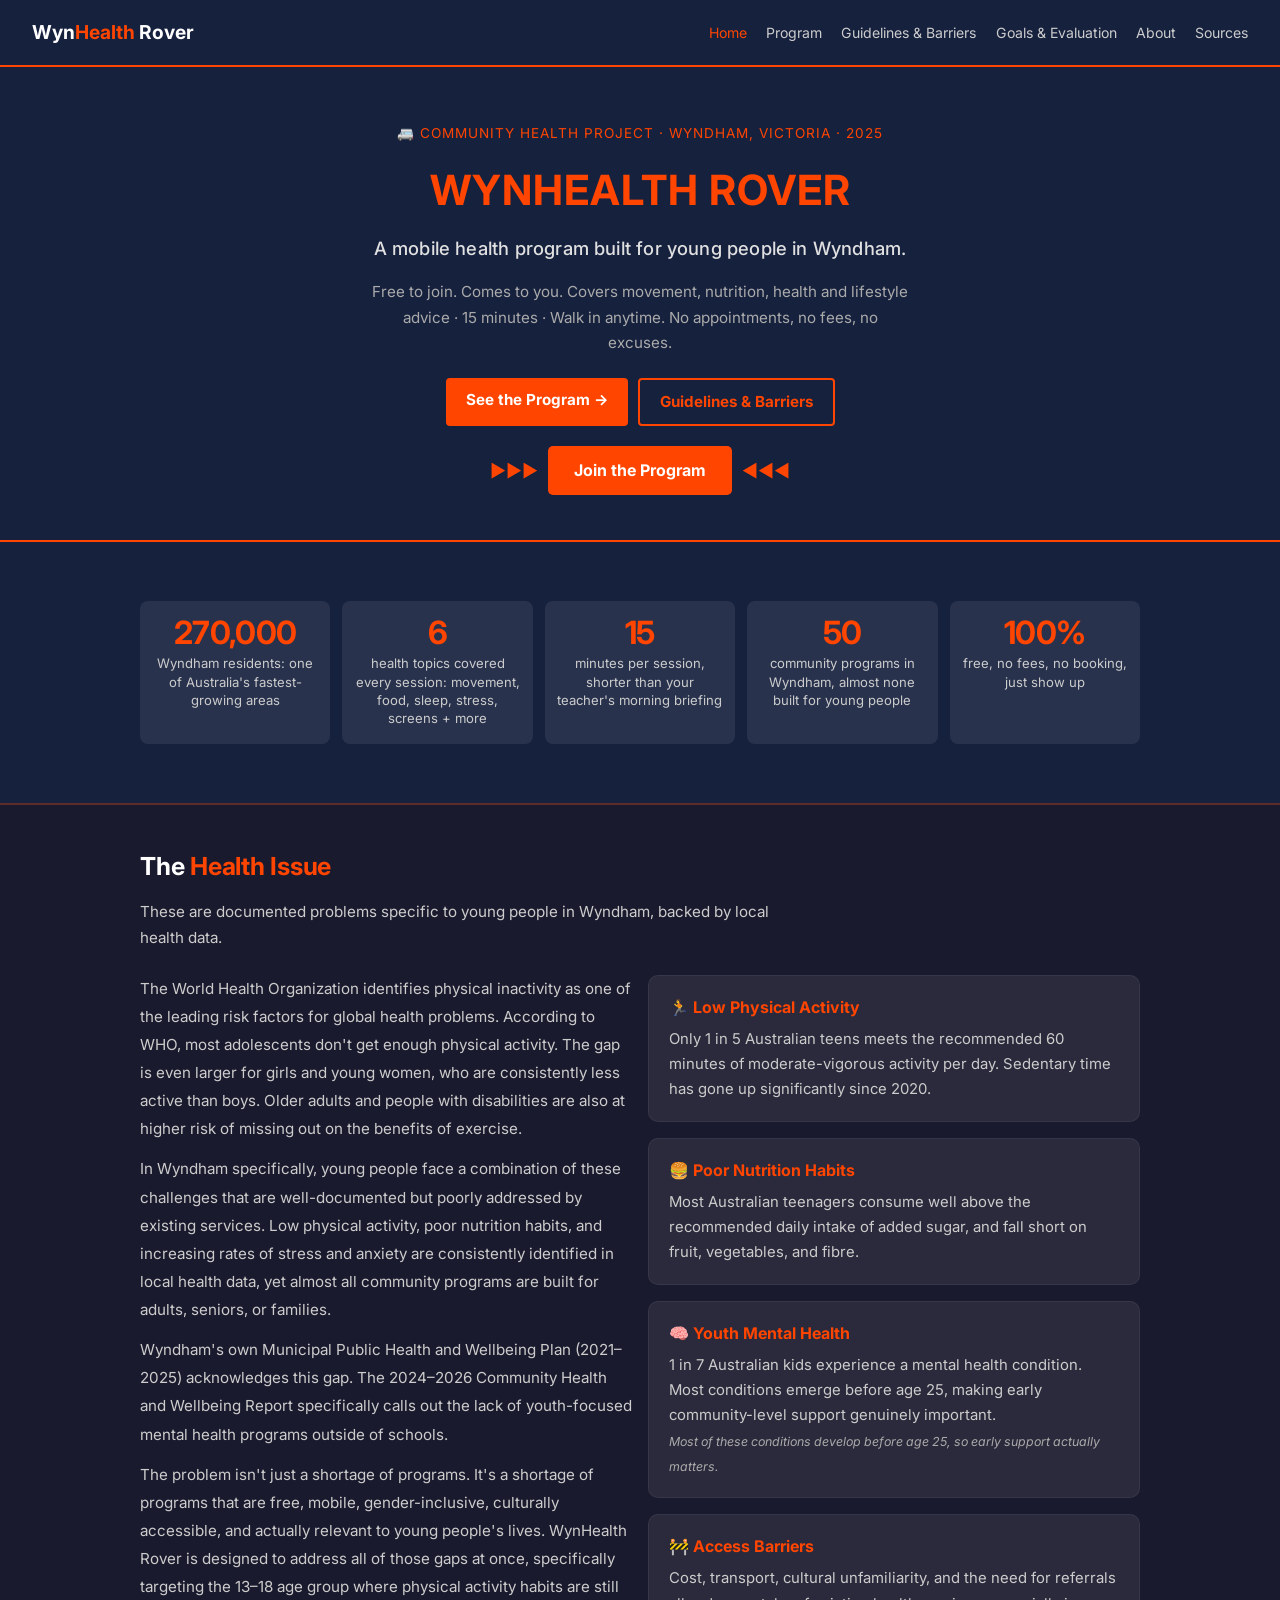
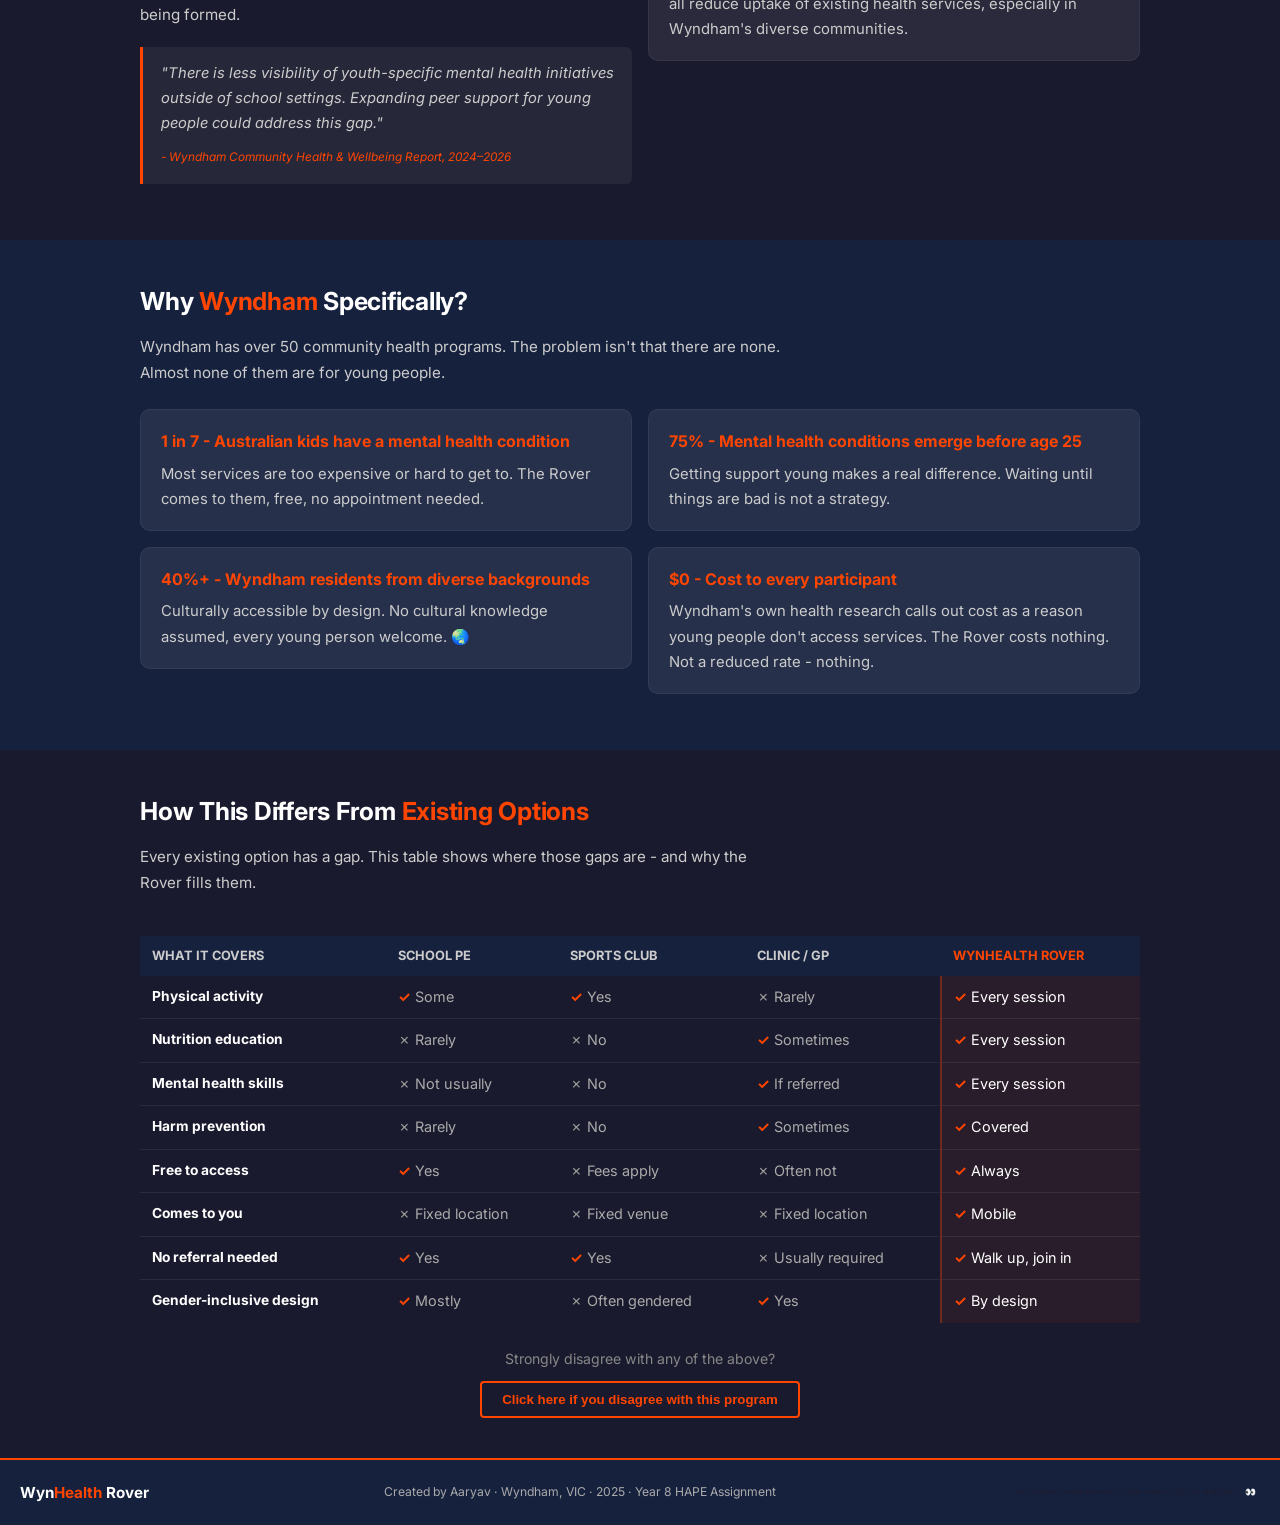
<file: index.html>
<!DOCTYPE html>
<html lang="en">
<head>
  <meta charset="UTF-8">
  <meta name="viewport" content="width=device-width, initial-scale=1.0">
  <title>WynHealth Rover</title>
  <link rel="stylesheet" href="style.css">
</head>
<body>

<nav id="main-nav"></nav>
<div id="clown-overlay"></div>

<!-- HERO -->
<section class="hero">
  <div class="container">
    <div style="font-size:0.85rem;color:#ff4500;letter-spacing:1px;text-transform:uppercase;margin-bottom:10px;">🚐 Community Health Project · Wyndham, Victoria · 2025</div>
    <h1>WYNHEALTH ROVER</h1>
    <div class="tagline">A mobile health program built for young people in Wyndham.</div>
    <p>Free to join. Comes to you. Covers movement, nutrition, health and lifestyle advice · 15 minutes · Walk in anytime. No appointments, no fees, no excuses.</p>
    <div class="hero-btns">
      <a href="program.html" class="btn">See the Program →</a>
      <a href="guidelines.html" class="btn btn-outline">Guidelines &amp; Barriers</a>
    </div>
    <div class="join-btn-wrap">
      <span class="join-arrows">&#9658;&#9658;&#9658;</span>
      <a href="join.html" class="btn-join">Join the Program</a>
      <span class="join-arrows">&#9668;&#9668;&#9668;</span>
    </div>
    
  </div>
</section>

<!-- STATS -->
<div id="stats" style="background:#16213e;padding:35px 20px;border-top:2px solid #ff4500;border-bottom:2px solid rgba(255,69,0,0.3);">
  <div class="container">
    <div class="stats-row">
      <div class="stat-box fade">
        <div class="stat-num" data-target="270000">0</div>
        <div class="stat-label">Wyndham residents: one of Australia's fastest-growing areas</div>
      </div>
      <div class="stat-box fade">
        <div class="stat-num" data-target="6">0</div>
        <div class="stat-label">health topics covered every session: movement, food, sleep, stress, screens + more</div>
      </div>
      <div class="stat-box fade">
        <div class="stat-num" data-target="15">0</div>
        <div class="stat-label">minutes per session, shorter than your teacher's morning briefing</div>
      </div>
      <div class="stat-box fade">
        <div class="stat-num" data-target="50">0</div>
        <div class="stat-label">community programs in Wyndham, almost none built for young people</div>
      </div>
      <div class="stat-box fade">
        <div class="stat-num" data-target="100" data-post="%">0</div>
        <div class="stat-label">free, no fees, no booking, just show up</div>
      </div>
    </div>
  </div>
</div>

<!-- THE HEALTH ISSUE -->
<section>
  <div class="container">
    <h2>The <span>Health Issue</span></h2>
    <p class="section-sub">These are documented problems specific to young people in Wyndham, backed by local health data.</p>
    <div class="grid-2">
      <div>
        <p style="color:#ccc;line-height:1.85;font-size:0.95rem;margin-bottom:12px;">
          The World Health Organization identifies physical inactivity as one of the leading risk factors for global health problems. According to WHO, most adolescents don't get enough physical activity. The gap is even larger for girls and young women, who are consistently less active than boys. Older adults and people with disabilities are also at higher risk of missing out on the benefits of exercise.
        </p>
        <p style="color:#ccc;line-height:1.85;font-size:0.95rem;margin-bottom:12px;">
          In Wyndham specifically, young people face a combination of these challenges that are well-documented but poorly addressed by existing services. Low physical activity, poor nutrition habits, and increasing rates of stress and anxiety are consistently identified in local health data, yet almost all community programs are built for adults, seniors, or families.
        </p>
        <p style="color:#ccc;line-height:1.85;font-size:0.95rem;margin-bottom:12px;">
          Wyndham's own Municipal Public Health and Wellbeing Plan (2021–2025) acknowledges this gap. The 2024–2026 Community Health and Wellbeing Report specifically calls out the lack of youth-focused mental health programs outside of schools.
        </p>
        <p style="color:#ccc;line-height:1.85;font-size:0.95rem;">
          The problem isn't just a shortage of programs. It's a shortage of programs that are free, mobile, gender-inclusive, culturally accessible, and actually relevant to young people's lives. WynHealth Rover is designed to address all of those gaps at once, specifically targeting the 13–18 age group where physical activity habits are still being formed.
        </p>
        <div class="quote-box fade" style="margin-top:18px;">
          <p>"There is less visibility of youth-specific mental health initiatives outside of school settings. Expanding peer support for young people could address this gap."</p>
          <cite>- Wyndham Community Health &amp; Wellbeing Report, 2024–2026</cite>
        </div>
      </div>
      <div>
        <div class="card fade">
          <h3>🏃 Low Physical Activity</h3>
          <p>Only 1 in 5 Australian teens meets the recommended 60 minutes of moderate-vigorous activity per day. Sedentary time has gone up significantly since 2020.</p>
        </div>
        <div class="card fade">
          <h3>🍔 Poor Nutrition Habits</h3>
          <p>Most Australian teenagers consume well above the recommended daily intake of added sugar, and fall short on fruit, vegetables, and fibre.</p>
        </div>
        <div class="card fade">
          <h3>🧠 Youth Mental Health</h3>
          <p>1 in 7 Australian kids experience a mental health condition. Most conditions emerge before age 25, making early community-level support genuinely important.
          <br><small style="color:#aaa;font-style:italic;">Most of these conditions develop before age 25, so early support actually matters.</small></p>
        </div>
        <div class="card fade">
          <h3>🚧 Access Barriers</h3>
          <p>Cost, transport, cultural unfamiliarity, and the need for referrals all reduce uptake of existing health services, especially in Wyndham's diverse communities.</p>
        </div>
      </div>
    </div>
  </div>
</section>

<!-- WHY WYNDHAM -->
<section style="background:#16213e;">
  <div class="container">
    <h2>Why <span>Wyndham</span> Specifically?</h2>
    <p class="section-sub">Wyndham has over 50 community health programs. The problem isn't that there are none. Almost none of them are for young people.</p>
    <div class="grid-2">
      <div>
        <div class="card fade">
          <h3>1 in 7 - Australian kids have a mental health condition</h3>
          <p>Most services are too expensive or hard to get to. The Rover comes to them, free, no appointment needed.</p>
        </div>
        <div class="card fade">
          <h3>40%+ - Wyndham residents from diverse backgrounds</h3>
          <p>Culturally accessible by design. No cultural knowledge assumed, every young person welcome. 🌏</p>
        </div>
      </div>
      <div>
        <div class="card fade">
          <h3>75% - Mental health conditions emerge before age 25</h3>
          <p>Getting support young makes a real difference. Waiting until things are bad is not a strategy.</p>
        </div>
        <div class="card fade">
          <h3>$0 - Cost to every participant</h3>
          <p>Wyndham's own health research calls out cost as a reason young people don't access services. The Rover costs nothing. Not a reduced rate - nothing.</p>
        </div>
      </div>
    </div>
  </div>
</section>

<!-- COMPARISON TABLE -->
<section>
  <div class="container">
    <h2>How This Differs From <span>Existing Options</span></h2>
    <p class="section-sub">Every existing option has a gap. This table shows where those gaps are - and why the Rover fills them.</p>
    <div style="overflow-x:auto;">
      <table class="compare-table fade">
        <thead>
          <tr>
            <th>What it covers</th>
            <th>School PE</th>
            <th>Sports Club</th>
            <th>Clinic / GP</th>
            <th class="hl">WynHealth Rover</th>
          </tr>
        </thead>
        <tbody>
          <tr>
            <td class="row-label">Physical activity</td>
            <td><span class="y">✓</span> Some</td><td><span class="y">✓</span> Yes</td><td><span class="n">✗</span> Rarely</td>
            <td class="rover"><span class="y">✓</span> Every session</td>
          </tr>
          <tr>
            <td class="row-label">Nutrition education</td>
            <td><span class="n">✗</span> Rarely</td><td><span class="n">✗</span> No</td><td><span class="y">✓</span> Sometimes</td>
            <td class="rover"><span class="y">✓</span> Every session</td>
          </tr>
          <tr>
            <td class="row-label">Mental health skills</td>
            <td><span class="n">✗</span> Not usually</td><td><span class="n">✗</span> No</td><td><span class="y">✓</span> If referred</td>
            <td class="rover"><span class="y">✓</span> Every session</td>
          </tr>
          <tr>
            <td class="row-label">Harm prevention</td>
            <td><span class="n">✗</span> Rarely</td><td><span class="n">✗</span> No</td><td><span class="y">✓</span> Sometimes</td>
            <td class="rover"><span class="y">✓</span> Covered</td>
          </tr>
          <tr>
            <td class="row-label">Free to access</td>
            <td><span class="y">✓</span> Yes</td><td><span class="n">✗</span> Fees apply</td><td><span class="n">✗</span> Often not</td>
            <td class="rover"><span class="y">✓</span> Always</td>
          </tr>
          <tr>
            <td class="row-label">Comes to you</td>
            <td><span class="n">✗</span> Fixed location</td><td><span class="n">✗</span> Fixed venue</td><td><span class="n">✗</span> Fixed location</td>
            <td class="rover"><span class="y">✓</span> Mobile</td>
          </tr>
          <tr>
            <td class="row-label">No referral needed</td>
            <td><span class="y">✓</span> Yes</td><td><span class="y">✓</span> Yes</td><td><span class="n">✗</span> Usually required</td>
            <td class="rover"><span class="y">✓</span> Walk up, join in</td>
          </tr>
          <tr>
            <td class="row-label">Gender-inclusive design</td>
            <td><span class="y">✓</span> Mostly</td><td><span class="n">✗</span> Often gendered</td><td><span class="y">✓</span> Yes</td>
            <td class="rover"><span class="y">✓</span> By design</td>
          </tr>
        </tbody>
      </table>
    </div>

    <div style="margin-top:24px;text-align:center;">
      <p style="color:#888;font-size:0.88rem;margin-bottom:10px;">Strongly disagree with any of the above?</p>
      <button class="btn btn-outline disagree-btn" style="font-size:0.83rem;">Click here if you disagree with this program</button>
    </div>
  </div>
</section>

<footer id="main-footer"></footer>

<script>window.currentPage = 'index.html';</script>
<script src="shared.js"></script>
</body>
</html>
</file>
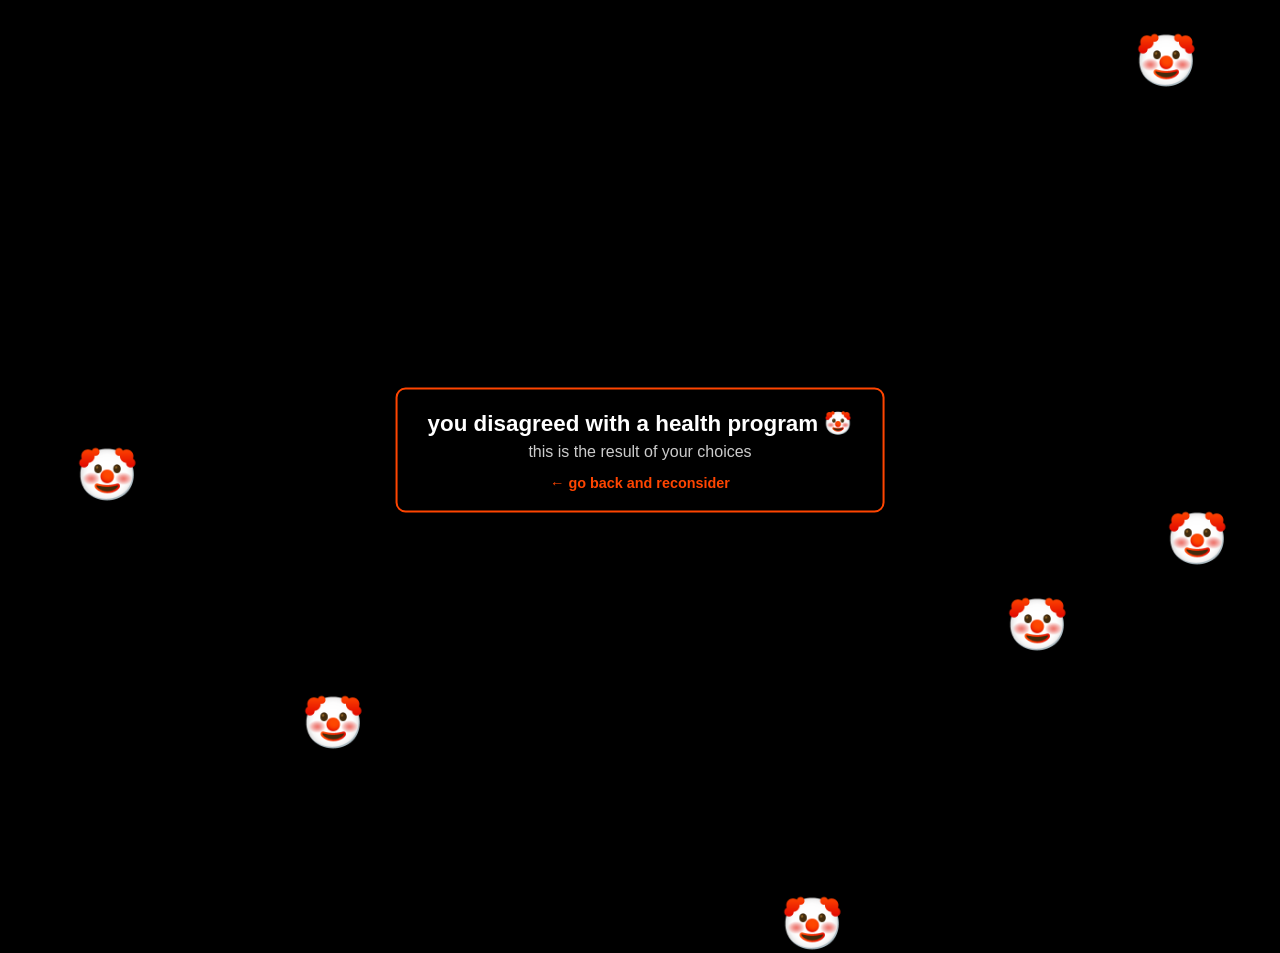
<file: clownface.html>
<!DOCTYPE html>
<html lang="en">
<head>
  <meta charset="UTF-8">
  <meta name="viewport" content="width=device-width, initial-scale=1.0">
  <title>You are this emoji.</title>
  <style>
    body { overflow: hidden; margin: 0; background: black; }
    .emoji {
      position: absolute;
      font-size: 50px;
      animation: flash 0.5s infinite alternate;
    }
    @keyframes flash { 0% { opacity: 1; } 100% { opacity: 0; } }
    #msg {
      position: fixed;
      top: 50%;
      left: 50%;
      transform: translate(-50%, -50%);
      color: white;
      font-family: Arial, sans-serif;
      font-size: 1.4rem;
      font-weight: bold;
      text-align: center;
      z-index: 100;
      background: rgba(0,0,0,0.7);
      padding: 20px 30px;
      border-radius: 10px;
      border: 2px solid #ff4500;
    }
    #msg a { color: #ff4500; text-decoration: none; display: block; margin-top: 12px; font-size: 0.9rem; }
    #msg a:hover { text-decoration: underline; }
  </style>
</head>
<body>
  <div id="msg">
    you disagreed with a health program 🤡<br>
    <span style="font-size:1rem;font-weight:normal;color:#ccc;">this is the result of your choices</span>
    <a href="index.html">← go back and reconsider</a>
  </div>
  <script>
    function createEmoji() {
      const emoji = document.createElement('div');
      emoji.className = 'emoji';
      emoji.innerText = '🤡';
      emoji.style.left = Math.random() * window.innerWidth + 'px';
      emoji.style.top = Math.random() * window.innerHeight + 'px';
      document.body.appendChild(emoji);
      setTimeout(() => emoji.remove(), 3000);
    }
    setInterval(createEmoji, 200);
  </script>
</body>
</html>
</file>
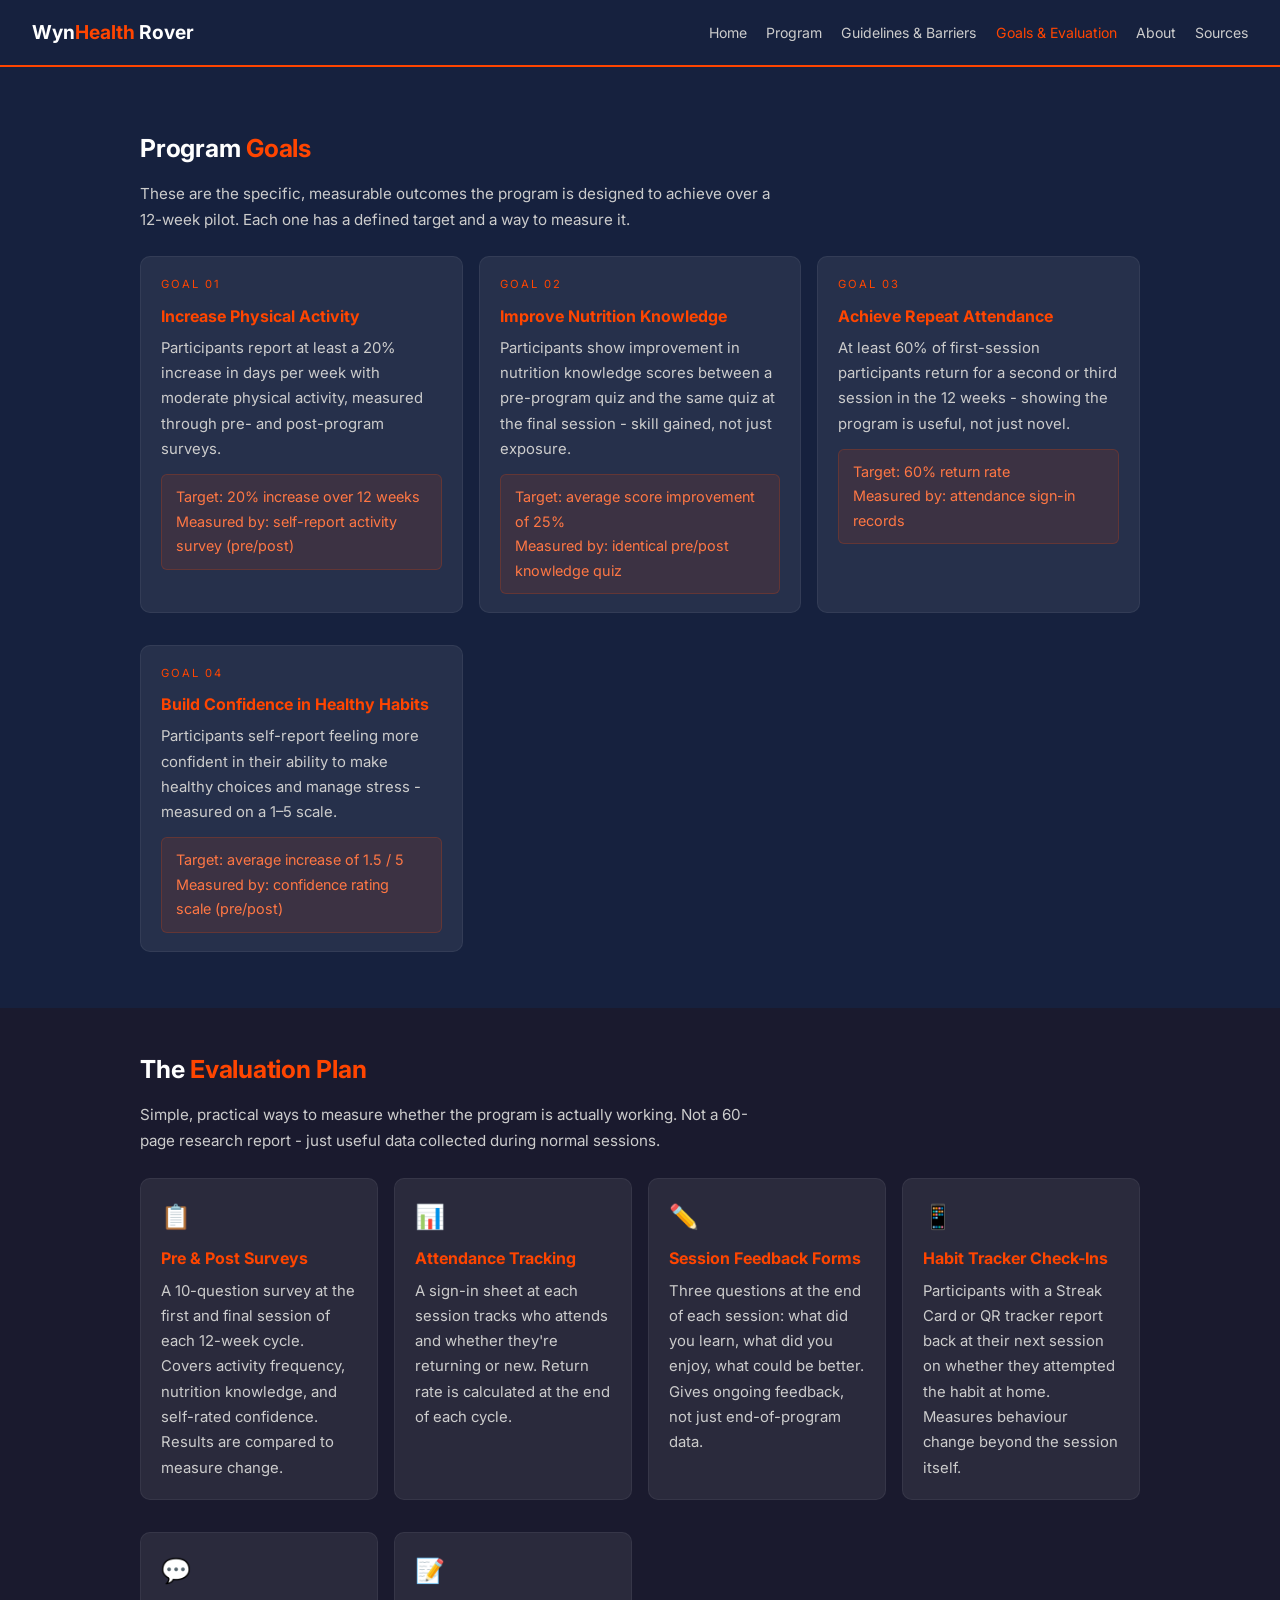
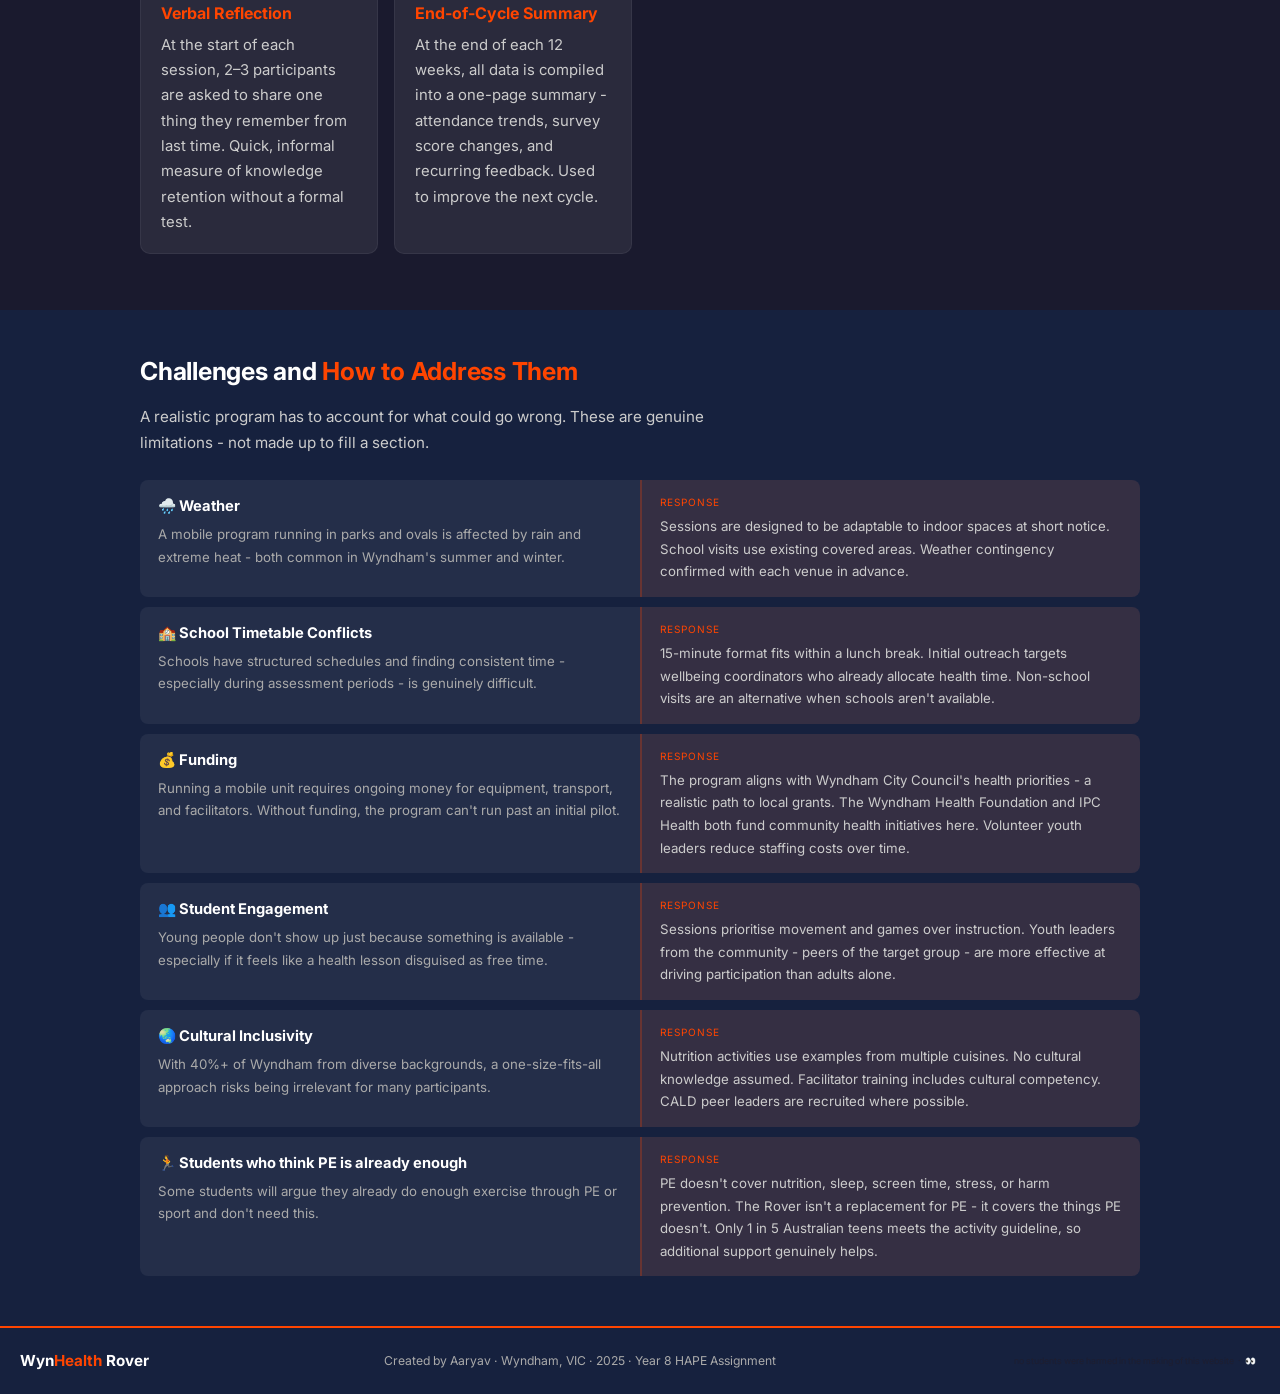
<file: goals.html>
<!DOCTYPE html>
<html lang="en">
<head>
  <meta charset="UTF-8">
  <meta name="viewport" content="width=device-width, initial-scale=1.0">
  <title>Goals & Evaluation – WynHealth Rover</title>
  <link rel="stylesheet" href="style.css">
</head>
<body>
<nav id="main-nav"></nav>
<div id="clown-overlay"></div>
<section style="background:#16213e;padding-top:60px;">
  <div class="container">
    <h2>Program <span>Goals</span></h2>
    <p class="section-sub">These are the specific, measurable outcomes the program is designed to achieve over a 12-week pilot. Each one has a defined target and a way to measure it.</p>
    <div class="grid-2">
      <div class="card fade"><div style="font-size:0.7rem;color:#ff4500;text-transform:uppercase;letter-spacing:2px;margin-bottom:8px;">Goal 01</div><h3>Increase Physical Activity</h3><p style="margin-bottom:12px;">Participants report at least a 20% increase in days per week with moderate physical activity, measured through pre- and post-program surveys.</p><div style="background:rgba(255,69,0,0.1);border:1px solid rgba(255,69,0,0.2);border-radius:6px;padding:10px 14px;font-size:0.9rem;color:#ff7744;">Target: 20% increase over 12 weeks<br>Measured by: self-report activity survey (pre/post)</div></div>
      <div class="card fade"><div style="font-size:0.7rem;color:#ff4500;text-transform:uppercase;letter-spacing:2px;margin-bottom:8px;">Goal 02</div><h3>Improve Nutrition Knowledge</h3><p style="margin-bottom:12px;">Participants show improvement in nutrition knowledge scores between a pre-program quiz and the same quiz at the final session - skill gained, not just exposure.</p><div style="background:rgba(255,69,0,0.1);border:1px solid rgba(255,69,0,0.2);border-radius:6px;padding:10px 14px;font-size:0.9rem;color:#ff7744;">Target: average score improvement of 25%<br>Measured by: identical pre/post knowledge quiz</div></div>
      <div class="card fade"><div style="font-size:0.7rem;color:#ff4500;text-transform:uppercase;letter-spacing:2px;margin-bottom:8px;">Goal 03</div><h3>Achieve Repeat Attendance</h3><p style="margin-bottom:12px;">At least 60% of first-session participants return for a second or third session in the 12 weeks - showing the program is useful, not just novel.</p><div style="background:rgba(255,69,0,0.1);border:1px solid rgba(255,69,0,0.2);border-radius:6px;padding:10px 14px;font-size:0.9rem;color:#ff7744;">Target: 60% return rate<br>Measured by: attendance sign-in records</div></div>
      <div class="card fade"><div style="font-size:0.7rem;color:#ff4500;text-transform:uppercase;letter-spacing:2px;margin-bottom:8px;">Goal 04</div><h3>Build Confidence in Healthy Habits</h3><p style="margin-bottom:12px;">Participants self-report feeling more confident in their ability to make healthy choices and manage stress - measured on a 1–5 scale.</p><div style="background:rgba(255,69,0,0.1);border:1px solid rgba(255,69,0,0.2);border-radius:6px;padding:10px 14px;font-size:0.9rem;color:#ff7744;">Target: average increase of 1.5 / 5<br>Measured by: confidence rating scale (pre/post)</div></div>
    </div>
  </div>
</section>
<section>
  <div class="container">
    <h2>The <span>Evaluation Plan</span></h2>
    <p class="section-sub">Simple, practical ways to measure whether the program is actually working. Not a 60-page research report - just useful data collected during normal sessions.</p>
    <div class="grid-3">
      <div class="card fade"><div style="font-size:1.5rem;margin-bottom:8px;">📋</div><h3>Pre & Post Surveys</h3><p>A 10-question survey at the first and final session of each 12-week cycle. Covers activity frequency, nutrition knowledge, and self-rated confidence. Results are compared to measure change.</p></div>
      <div class="card fade"><div style="font-size:1.5rem;margin-bottom:8px;">📊</div><h3>Attendance Tracking</h3><p>A sign-in sheet at each session tracks who attends and whether they're returning or new. Return rate is calculated at the end of each cycle.</p></div>
      <div class="card fade"><div style="font-size:1.5rem;margin-bottom:8px;">✏️</div><h3>Session Feedback Forms</h3><p>Three questions at the end of each session: what did you learn, what did you enjoy, what could be better. Gives ongoing feedback, not just end-of-program data.</p></div>
      <div class="card fade"><div style="font-size:1.5rem;margin-bottom:8px;">📱</div><h3>Habit Tracker Check-Ins</h3><p>Participants with a Streak Card or QR tracker report back at their next session on whether they attempted the habit at home. Measures behaviour change beyond the session itself.</p></div>
      <div class="card fade"><div style="font-size:1.5rem;margin-bottom:8px;">💬</div><h3>Verbal Reflection</h3><p>At the start of each session, 2–3 participants are asked to share one thing they remember from last time. Quick, informal measure of knowledge retention without a formal test.</p></div>
      <div class="card fade"><div style="font-size:1.5rem;margin-bottom:8px;">📝</div><h3>End-of-Cycle Summary</h3><p>At the end of each 12 weeks, all data is compiled into a one-page summary - attendance trends, survey score changes, and recurring feedback. Used to improve the next cycle.</p></div>
    </div>
  </div>
</section>
<section style="background:#16213e;">
  <div class="container">
    <h2>Challenges and <span>How to Address Them</span></h2>
    <p class="section-sub">A realistic program has to account for what could go wrong. These are genuine limitations - not made up to fill a section.</p>
    <div class="barrier-item fade"><div class="barrier-left"><h4>🌧️ Weather</h4><p>A mobile program running in parks and ovals is affected by rain and extreme heat - both common in Wyndham's summer and winter.</p></div><div class="barrier-right"><div class="resp-label">Response</div><p>Sessions are designed to be adaptable to indoor spaces at short notice. School visits use existing covered areas. Weather contingency confirmed with each venue in advance.</p></div></div>
    <div class="barrier-item fade"><div class="barrier-left"><h4>🏫 School Timetable Conflicts</h4><p>Schools have structured schedules and finding consistent time - especially during assessment periods - is genuinely difficult.</p></div><div class="barrier-right"><div class="resp-label">Response</div><p>15-minute format fits within a lunch break. Initial outreach targets wellbeing coordinators who already allocate health time. Non-school visits are an alternative when schools aren't available.</p></div></div>
    <div class="barrier-item fade"><div class="barrier-left"><h4>💰 Funding</h4><p>Running a mobile unit requires ongoing money for equipment, transport, and facilitators. Without funding, the program can't run past an initial pilot.</p></div><div class="barrier-right"><div class="resp-label">Response</div><p>The program aligns with Wyndham City Council's health priorities - a realistic path to local grants. The Wyndham Health Foundation and IPC Health both fund community health initiatives here. Volunteer youth leaders reduce staffing costs over time.</p></div></div>
    <div class="barrier-item fade"><div class="barrier-left"><h4>👥 Student Engagement</h4><p>Young people don't show up just because something is available - especially if it feels like a health lesson disguised as free time.</p></div><div class="barrier-right"><div class="resp-label">Response</div><p>Sessions prioritise movement and games over instruction. Youth leaders from the community - peers of the target group - are more effective at driving participation than adults alone.</p></div></div>
    <div class="barrier-item fade"><div class="barrier-left"><h4>🌏 Cultural Inclusivity</h4><p>With 40%+ of Wyndham from diverse backgrounds, a one-size-fits-all approach risks being irrelevant for many participants.</p></div><div class="barrier-right"><div class="resp-label">Response</div><p>Nutrition activities use examples from multiple cuisines. No cultural knowledge assumed. Facilitator training includes cultural competency. CALD peer leaders are recruited where possible.</p></div></div>
    <div class="barrier-item fade"><div class="barrier-left"><h4>🏃 Students who think PE is already enough</h4><p>Some students will argue they already do enough exercise through PE or sport and don't need this.</p></div><div class="barrier-right"><div class="resp-label">Response</div><p>PE doesn't cover nutrition, sleep, screen time, stress, or harm prevention. The Rover isn't a replacement for PE - it covers the things PE doesn't. Only 1 in 5 Australian teens meets the activity guideline, so additional support genuinely helps.</p></div></div>
  </div>
</section>
<footer id="main-footer"></footer>
<script>window.currentPage = 'goals.html';</script>
<script src="shared.js"></script>
</body>
</html>
</file>
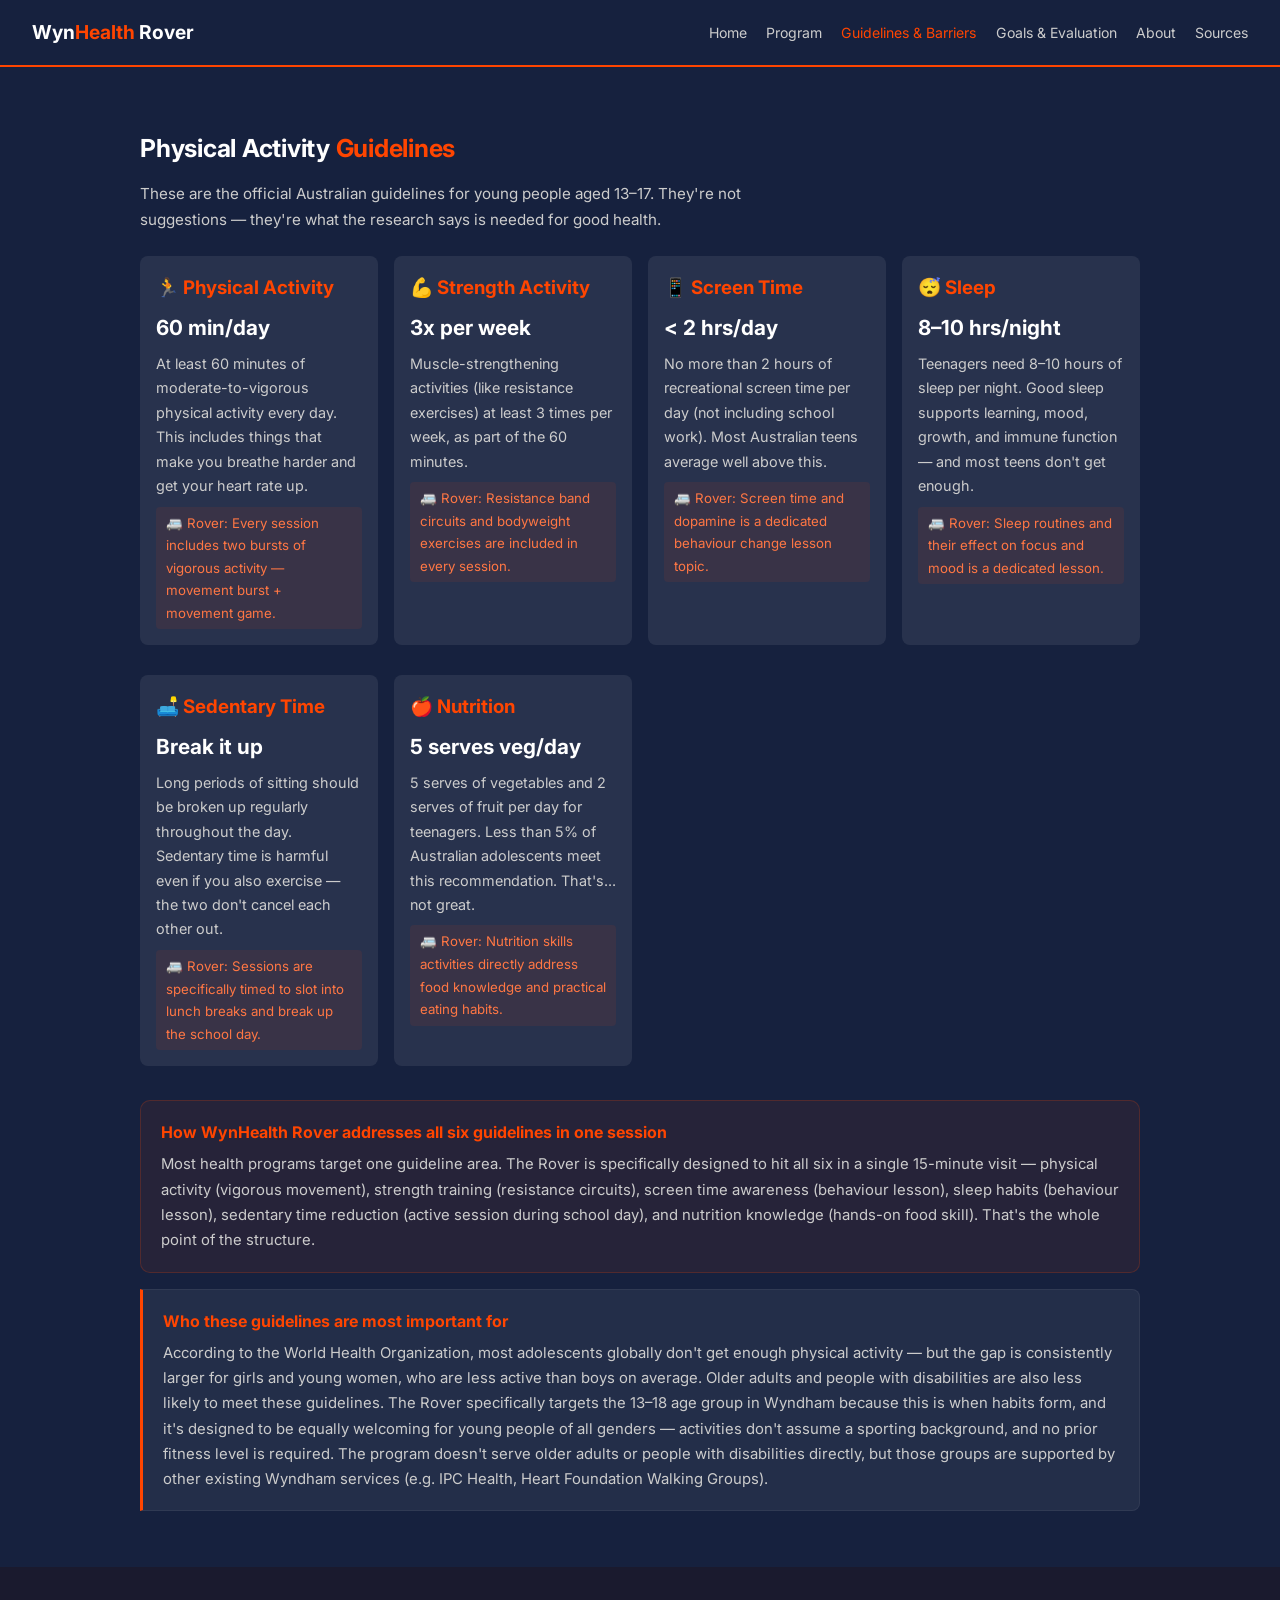
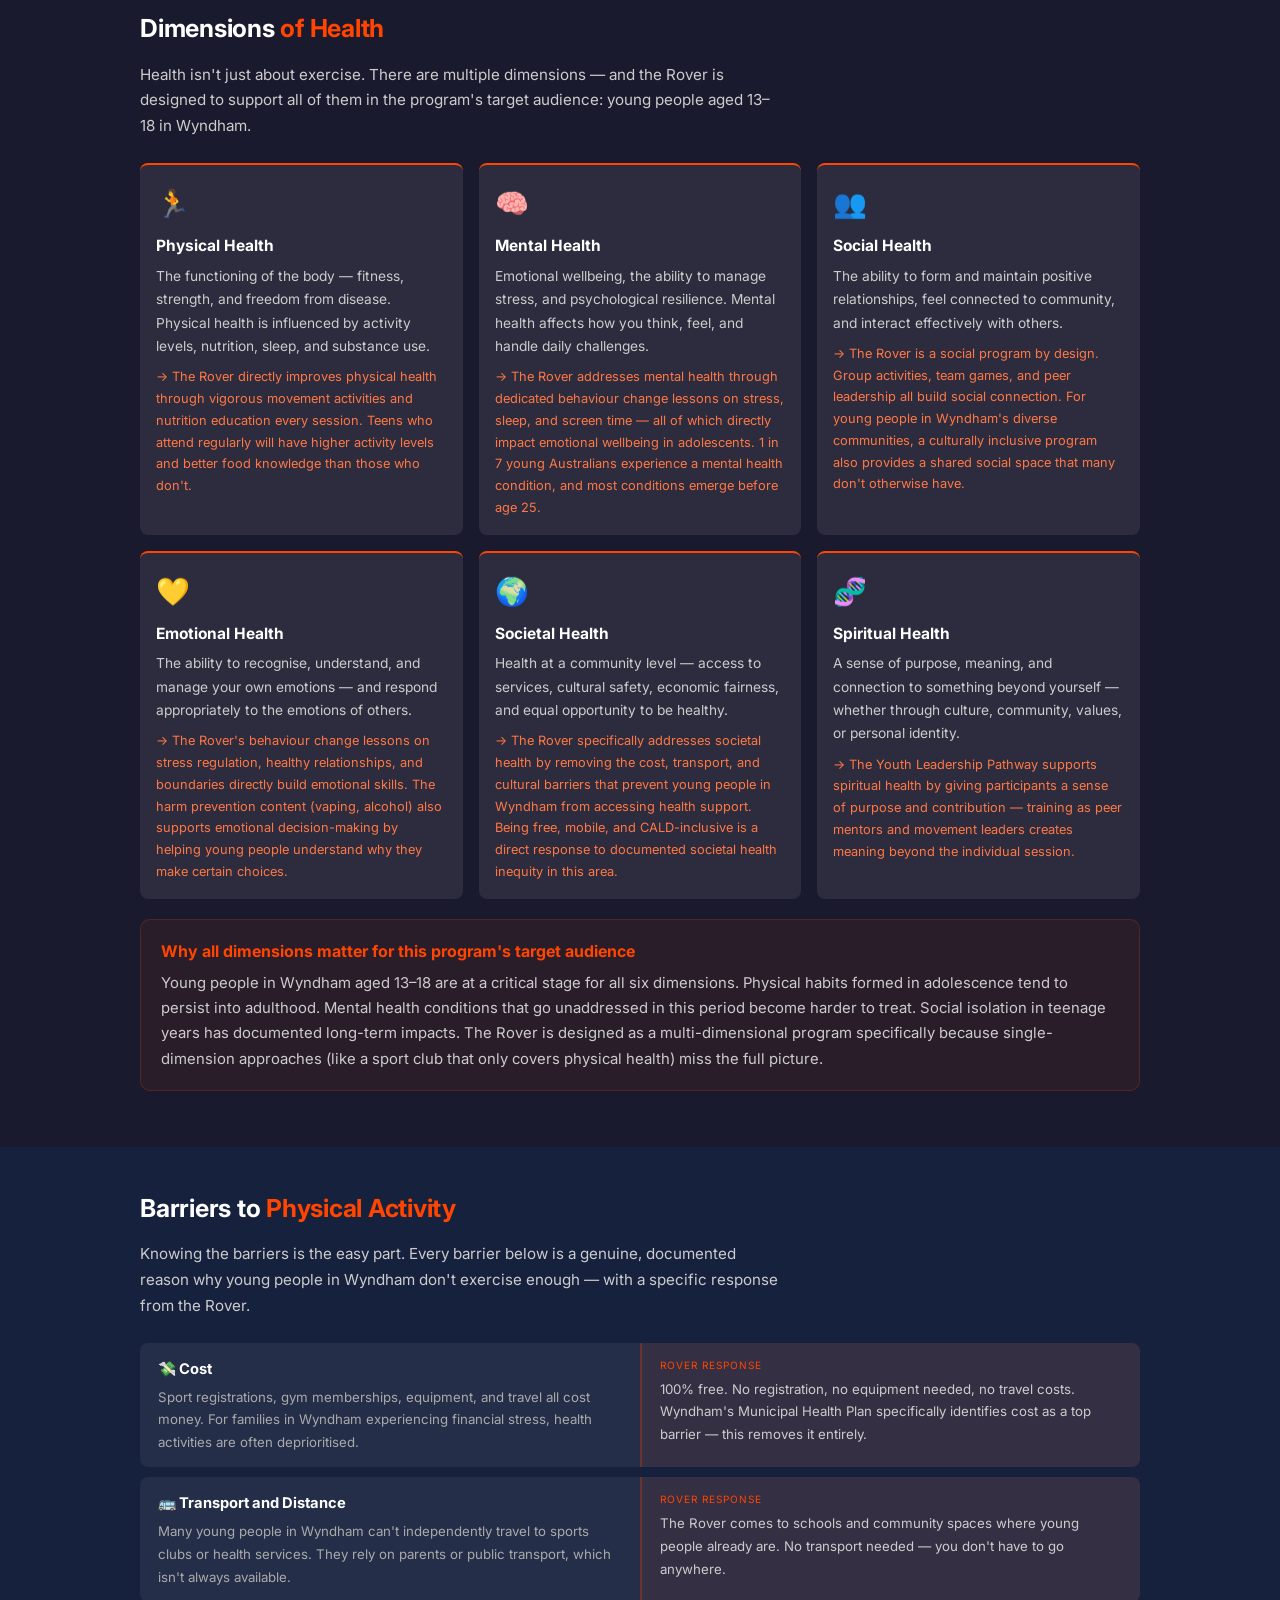
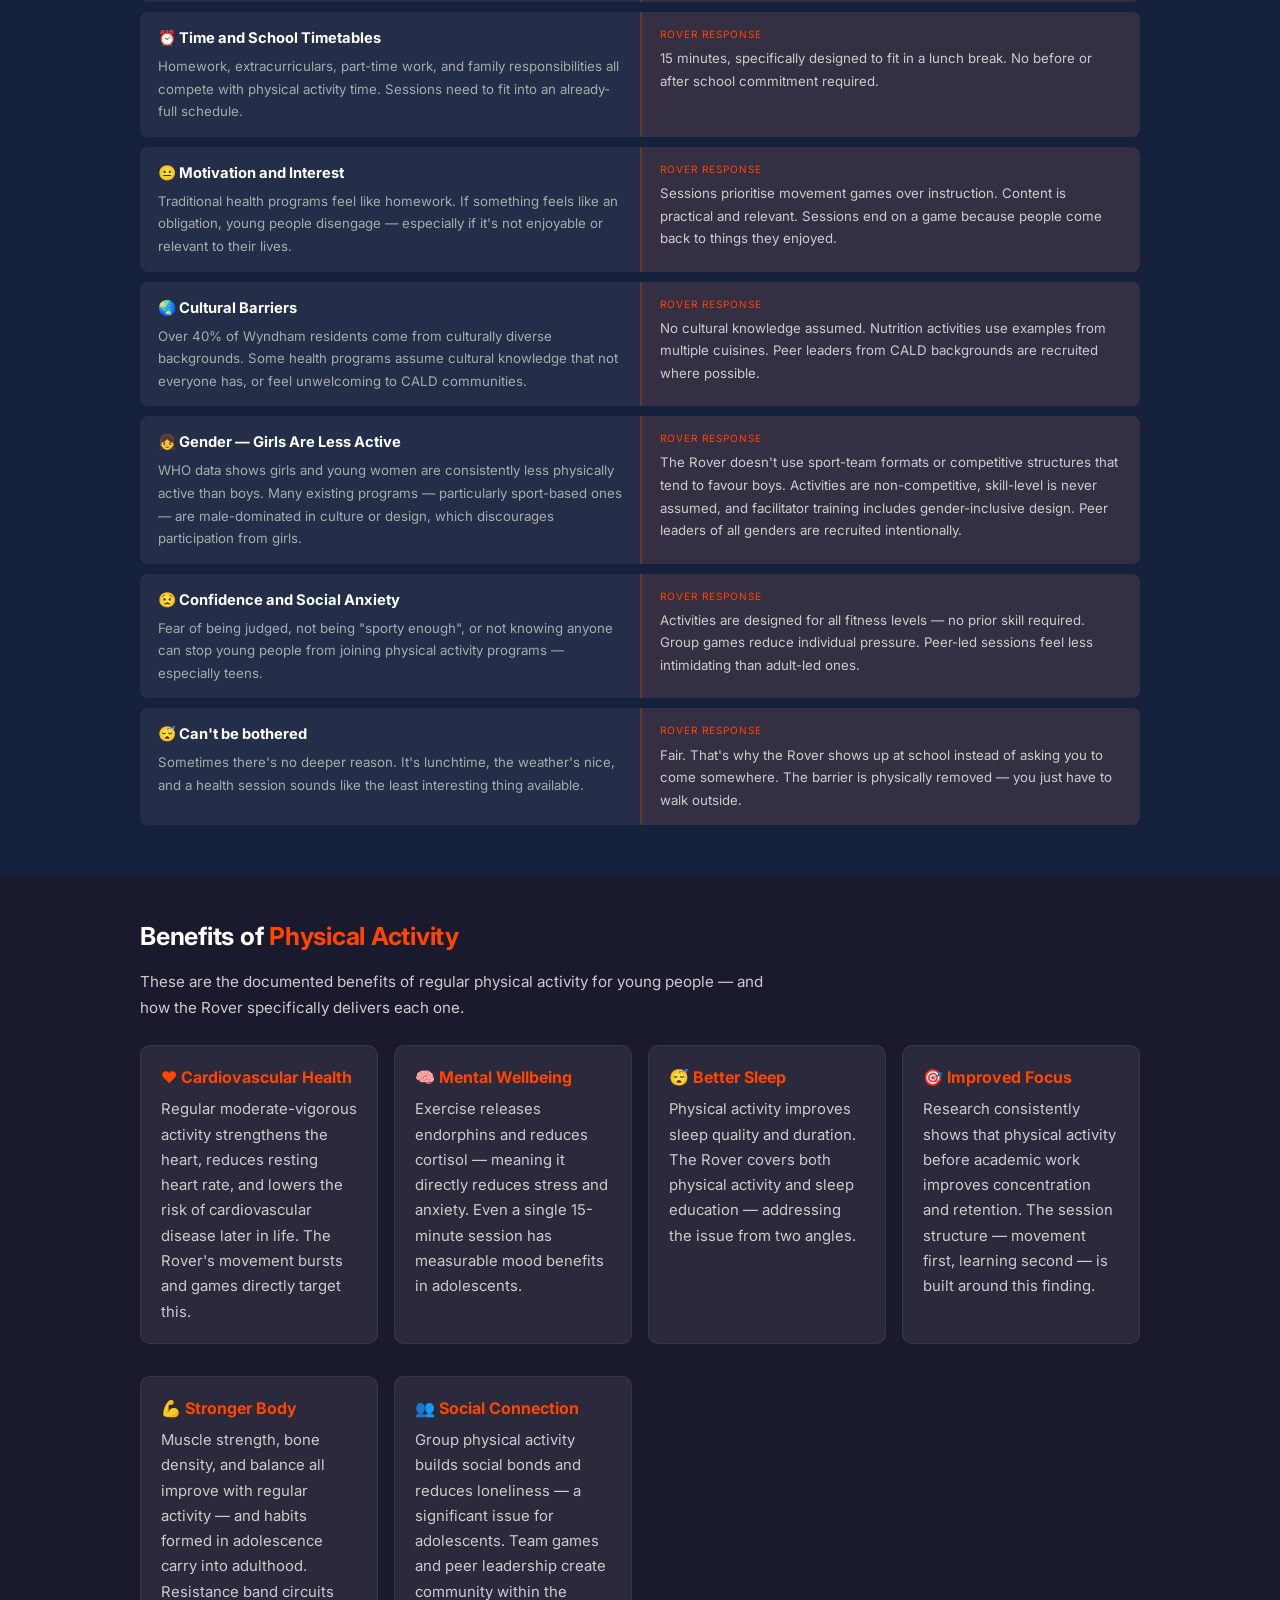
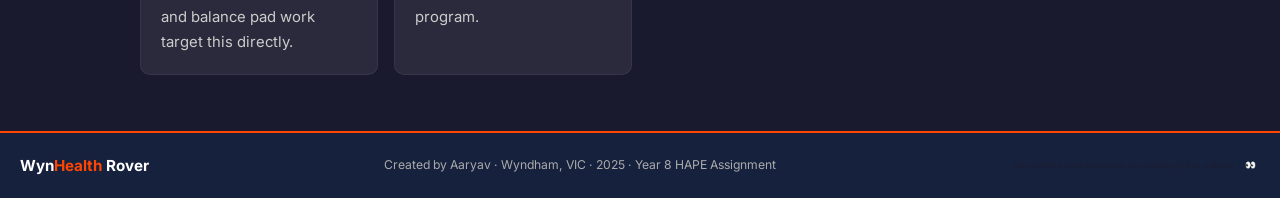
<file: guidelines.html>
<!DOCTYPE html>
<html lang="en">
<head>
  <meta charset="UTF-8">
  <meta name="viewport" content="width=device-width, initial-scale=1.0">
  <title>Guidelines & Barriers – WynHealth Rover</title>
  <link rel="stylesheet" href="style.css">
</head>
<body>

<nav id="main-nav"></nav>
<div id="clown-overlay"></div>

<!-- PHYSICAL ACTIVITY GUIDELINES -->
<section style="background:#16213e;padding-top:60px;">
  <div class="container">
    <h2>Physical Activity <span>Guidelines</span></h2>
    <p class="section-sub">These are the official Australian guidelines for young people aged 13–17. They're not suggestions — they're what the research says is needed for good health.</p>

    <div class="grid-3">
      <div class="guideline-card fade">
        <h3>🏃 Physical Activity</h3>
        <div class="rec">60 min/day</div>
        <p>At least 60 minutes of moderate-to-vigorous physical activity every day. This includes things that make you breathe harder and get your heart rate up.</p>
        <div class="rover-link">🚐 Rover: Every session includes two bursts of vigorous activity — movement burst + movement game.</div>
      </div>
      <div class="guideline-card fade">
        <h3>💪 Strength Activity</h3>
        <div class="rec">3x per week</div>
        <p>Muscle-strengthening activities (like resistance exercises) at least 3 times per week, as part of the 60 minutes.</p>
        <div class="rover-link">🚐 Rover: Resistance band circuits and bodyweight exercises are included in every session.</div>
      </div>
      <div class="guideline-card fade">
        <h3>📱 Screen Time</h3>
        <div class="rec">&lt; 2 hrs/day</div>
        <p>No more than 2 hours of recreational screen time per day (not including school work). Most Australian teens average well above this.</p>
        <div class="rover-link">🚐 Rover: Screen time and dopamine is a dedicated behaviour change lesson topic.</div>
      </div>
      <div class="guideline-card fade">
        <h3>😴 Sleep</h3>
        <div class="rec">8–10 hrs/night</div>
        <p>Teenagers need 8–10 hours of sleep per night. Good sleep supports learning, mood, growth, and immune function — and most teens don't get enough.</p>
        <div class="rover-link">🚐 Rover: Sleep routines and their effect on focus and mood is a dedicated lesson.</div>
      </div>
      <div class="guideline-card fade">
        <h3>🛋️ Sedentary Time</h3>
        <div class="rec">Break it up</div>
        <p>Long periods of sitting should be broken up regularly throughout the day. Sedentary time is harmful even if you also exercise — the two don't cancel each other out.</p>
        <div class="rover-link">🚐 Rover: Sessions are specifically timed to slot into lunch breaks and break up the school day.</div>
      </div>
      <div class="guideline-card fade">
        <h3>🍎 Nutrition</h3>
        <div class="rec">5 serves veg/day</div>
        <p>5 serves of vegetables and 2 serves of fruit per day for teenagers. Less than 5% of Australian adolescents meet this recommendation. That's... not great.</p>
        <div class="rover-link">🚐 Rover: Nutrition skills activities directly address food knowledge and practical eating habits.</div>
      </div>
    </div>

    <div class="card fade" style="margin-top:20px;background:rgba(255,69,0,0.07);border:1px solid rgba(255,69,0,0.2);">
      <h3>How WynHealth Rover addresses all six guidelines in one session</h3>
      <p style="margin-top:6px;color:#ccc;">Most health programs target one guideline area. The Rover is specifically designed to hit all six in a single 15-minute visit — physical activity (vigorous movement), strength training (resistance circuits), screen time awareness (behaviour lesson), sleep habits (behaviour lesson), sedentary time reduction (active session during school day), and nutrition knowledge (hands-on food skill). That's the whole point of the structure.</p>
    </div>

    <!-- WHO + GENDER EQUITY NOTE -->
    <div class="card fade" style="margin-top:16px;background:rgba(255,255,255,0.06);border-left:3px solid #ff4500;border-radius:0 8px 8px 0;">
      <h3>Who these guidelines are most important for</h3>
      <p style="margin-top:6px;color:#ccc;">According to the World Health Organization, most adolescents globally don't get enough physical activity — but the gap is consistently larger for girls and young women, who are less active than boys on average. Older adults and people with disabilities are also less likely to meet these guidelines. The Rover specifically targets the 13–18 age group in Wyndham because this is when habits form, and it's designed to be equally welcoming for young people of all genders — activities don't assume a sporting background, and no prior fitness level is required. The program doesn't serve older adults or people with disabilities directly, but those groups are supported by other existing Wyndham services (e.g. IPC Health, Heart Foundation Walking Groups).</p>
    </div>
  </div>
</section>

<!-- DIMENSIONS OF HEALTH -->
<section>
  <div class="container">
    <h2>Dimensions <span>of Health</span></h2>
    <p class="section-sub">Health isn't just about exercise. There are multiple dimensions — and the Rover is designed to support all of them in the program's target audience: young people aged 13–18 in Wyndham.</p>

    <div class="grid-2" style="margin-bottom:20px;">
      <div class="dim-card fade">
        <div class="dim-icon">🏃</div>
        <h3>Physical Health</h3>
        <p>The functioning of the body — fitness, strength, and freedom from disease. Physical health is influenced by activity levels, nutrition, sleep, and substance use.</p>
        <div class="dim-link">→ The Rover directly improves physical health through vigorous movement activities and nutrition education every session. Teens who attend regularly will have higher activity levels and better food knowledge than those who don't.</div>
      </div>
      <div class="dim-card fade">
        <div class="dim-icon">🧠</div>
        <h3>Mental Health</h3>
        <p>Emotional wellbeing, the ability to manage stress, and psychological resilience. Mental health affects how you think, feel, and handle daily challenges.</p>
        <div class="dim-link">→ The Rover addresses mental health through dedicated behaviour change lessons on stress, sleep, and screen time — all of which directly impact emotional wellbeing in adolescents. 1 in 7 young Australians experience a mental health condition, and most conditions emerge before age 25.</div>
      </div>
      <div class="dim-card fade">
        <div class="dim-icon">👥</div>
        <h3>Social Health</h3>
        <p>The ability to form and maintain positive relationships, feel connected to community, and interact effectively with others.</p>
        <div class="dim-link">→ The Rover is a social program by design. Group activities, team games, and peer leadership all build social connection. For young people in Wyndham's diverse communities, a culturally inclusive program also provides a shared social space that many don't otherwise have.</div>
      </div>
      <div class="dim-card fade">
        <div class="dim-icon">💛</div>
        <h3>Emotional Health</h3>
        <p>The ability to recognise, understand, and manage your own emotions — and respond appropriately to the emotions of others.</p>
        <div class="dim-link">→ The Rover's behaviour change lessons on stress regulation, healthy relationships, and boundaries directly build emotional skills. The harm prevention content (vaping, alcohol) also supports emotional decision-making by helping young people understand why they make certain choices.</div>
      </div>
      <div class="dim-card fade">
        <div class="dim-icon">🌍</div>
        <h3>Societal Health</h3>
        <p>Health at a community level — access to services, cultural safety, economic fairness, and equal opportunity to be healthy.</p>
        <div class="dim-link">→ The Rover specifically addresses societal health by removing the cost, transport, and cultural barriers that prevent young people in Wyndham from accessing health support. Being free, mobile, and CALD-inclusive is a direct response to documented societal health inequity in this area.</div>
      </div>
      <div class="dim-card fade">
        <div class="dim-icon">🧬</div>
        <h3>Spiritual Health</h3>
        <p>A sense of purpose, meaning, and connection to something beyond yourself — whether through culture, community, values, or personal identity.</p>
        <div class="dim-link">→ The Youth Leadership Pathway supports spiritual health by giving participants a sense of purpose and contribution — training as peer mentors and movement leaders creates meaning beyond the individual session.</div>
      </div>
    </div>

    <div class="card fade" style="background:rgba(255,69,0,0.07);border:1px solid rgba(255,69,0,0.2);">
      <h3>Why all dimensions matter for this program's target audience</h3>
      <p style="margin-top:6px;color:#ccc;">Young people in Wyndham aged 13–18 are at a critical stage for all six dimensions. Physical habits formed in adolescence tend to persist into adulthood. Mental health conditions that go unaddressed in this period become harder to treat. Social isolation in teenage years has documented long-term impacts. The Rover is designed as a multi-dimensional program specifically because single-dimension approaches (like a sport club that only covers physical health) miss the full picture.</p>
    </div>
  </div>
</section>

<!-- BARRIERS TO PHYSICAL ACTIVITY -->
<section style="background:#16213e;">
  <div class="container">
    <h2>Barriers to <span>Physical Activity</span></h2>
    <p class="section-sub">Knowing the barriers is the easy part. Every barrier below is a genuine, documented reason why young people in Wyndham don't exercise enough — with a specific response from the Rover.</p>

    <div class="barrier-item fade">
      <div class="barrier-left">
        <h4>💸 Cost</h4>
        <p>Sport registrations, gym memberships, equipment, and travel all cost money. For families in Wyndham experiencing financial stress, health activities are often deprioritised.</p>
      </div>
      <div class="barrier-right">
        <div class="resp-label">Rover Response</div>
        <p>100% free. No registration, no equipment needed, no travel costs. Wyndham's Municipal Health Plan specifically identifies cost as a top barrier — this removes it entirely.</p>
      </div>
    </div>

    <div class="barrier-item fade">
      <div class="barrier-left">
        <h4>🚌 Transport and Distance</h4>
        <p>Many young people in Wyndham can't independently travel to sports clubs or health services. They rely on parents or public transport, which isn't always available.</p>
      </div>
      <div class="barrier-right">
        <div class="resp-label">Rover Response</div>
        <p>The Rover comes to schools and community spaces where young people already are. No transport needed — you don't have to go anywhere.</p>
      </div>
    </div>

    <div class="barrier-item fade">
      <div class="barrier-left">
        <h4>⏰ Time and School Timetables</h4>
        <p>Homework, extracurriculars, part-time work, and family responsibilities all compete with physical activity time. Sessions need to fit into an already-full schedule.</p>
      </div>
      <div class="barrier-right">
        <div class="resp-label">Rover Response</div>
        <p>15 minutes, specifically designed to fit in a lunch break. No before or after school commitment required.</p>
      </div>
    </div>

    <div class="barrier-item fade">
      <div class="barrier-left">
        <h4>😐 Motivation and Interest</h4>
        <p>Traditional health programs feel like homework. If something feels like an obligation, young people disengage — especially if it's not enjoyable or relevant to their lives.</p>
      </div>
      <div class="barrier-right">
        <div class="resp-label">Rover Response</div>
        <p>Sessions prioritise movement games over instruction. Content is practical and relevant. Sessions end on a game because people come back to things they enjoyed.</p>
      </div>
    </div>

    <div class="barrier-item fade">
      <div class="barrier-left">
        <h4>🌏 Cultural Barriers</h4>
        <p>Over 40% of Wyndham residents come from culturally diverse backgrounds. Some health programs assume cultural knowledge that not everyone has, or feel unwelcoming to CALD communities.</p>
      </div>
      <div class="barrier-right">
        <div class="resp-label">Rover Response</div>
        <p>No cultural knowledge assumed. Nutrition activities use examples from multiple cuisines. Peer leaders from CALD backgrounds are recruited where possible.</p>
      </div>
    </div>

    <div class="barrier-item fade">
      <div class="barrier-left">
        <h4>👧 Gender — Girls Are Less Active</h4>
        <p>WHO data shows girls and young women are consistently less physically active than boys. Many existing programs — particularly sport-based ones — are male-dominated in culture or design, which discourages participation from girls.</p>
      </div>
      <div class="barrier-right">
        <div class="resp-label">Rover Response</div>
        <p>The Rover doesn't use sport-team formats or competitive structures that tend to favour boys. Activities are non-competitive, skill-level is never assumed, and facilitator training includes gender-inclusive design. Peer leaders of all genders are recruited intentionally.</p>
      </div>
    </div>

    <div class="barrier-item fade">
      <div class="barrier-left">
        <h4>😟 Confidence and Social Anxiety</h4>
        <p>Fear of being judged, not being "sporty enough", or not knowing anyone can stop young people from joining physical activity programs — especially teens.</p>
      </div>
      <div class="barrier-right">
        <div class="resp-label">Rover Response</div>
        <p>Activities are designed for all fitness levels — no prior skill required. Group games reduce individual pressure. Peer-led sessions feel less intimidating than adult-led ones.</p>
      </div>
    </div>

    <div class="barrier-item fade">
      <div class="barrier-left">
        <h4>😴 Can't be bothered</h4>
        <p>Sometimes there's no deeper reason. It's lunchtime, the weather's nice, and a health session sounds like the least interesting thing available.</p>
      </div>
      <div class="barrier-right">
        <div class="resp-label">Rover Response</div>
        <p>Fair. That's why the Rover shows up at school instead of asking you to come somewhere. The barrier is physically removed — you just have to walk outside.</p>
      </div>
    </div>
  </div>
</section>

<!-- BENEFITS OF PHYSICAL ACTIVITY -->
<section>
  <div class="container">
    <h2>Benefits of <span>Physical Activity</span></h2>
    <p class="section-sub">These are the documented benefits of regular physical activity for young people — and how the Rover specifically delivers each one.</p>
    <div class="grid-3">
      <div class="card fade">
        <h3>❤️ Cardiovascular Health</h3>
        <p>Regular moderate-vigorous activity strengthens the heart, reduces resting heart rate, and lowers the risk of cardiovascular disease later in life. The Rover's movement bursts and games directly target this.</p>
      </div>
      <div class="card fade">
        <h3>🧠 Mental Wellbeing</h3>
        <p>Exercise releases endorphins and reduces cortisol — meaning it directly reduces stress and anxiety. Even a single 15-minute session has measurable mood benefits in adolescents.</p>
      </div>
      <div class="card fade">
        <h3>😴 Better Sleep</h3>
        <p>Physical activity improves sleep quality and duration. The Rover covers both physical activity and sleep education — addressing the issue from two angles.</p>
      </div>
      <div class="card fade">
        <h3>🎯 Improved Focus</h3>
        <p>Research consistently shows that physical activity before academic work improves concentration and retention. The session structure — movement first, learning second — is built around this finding.</p>
      </div>
      <div class="card fade">
        <h3>💪 Stronger Body</h3>
        <p>Muscle strength, bone density, and balance all improve with regular activity — and habits formed in adolescence carry into adulthood. Resistance band circuits and balance pad work target this directly.</p>
      </div>
      <div class="card fade">
        <h3>👥 Social Connection</h3>
        <p>Group physical activity builds social bonds and reduces loneliness — a significant issue for adolescents. Team games and peer leadership create community within the program.</p>
      </div>
    </div>
  </div>
</section>

<footer id="main-footer"></footer>
<script>window.currentPage = 'guidelines.html';</script>
<script src="shared.js"></script>
</body>
</html>
</file>
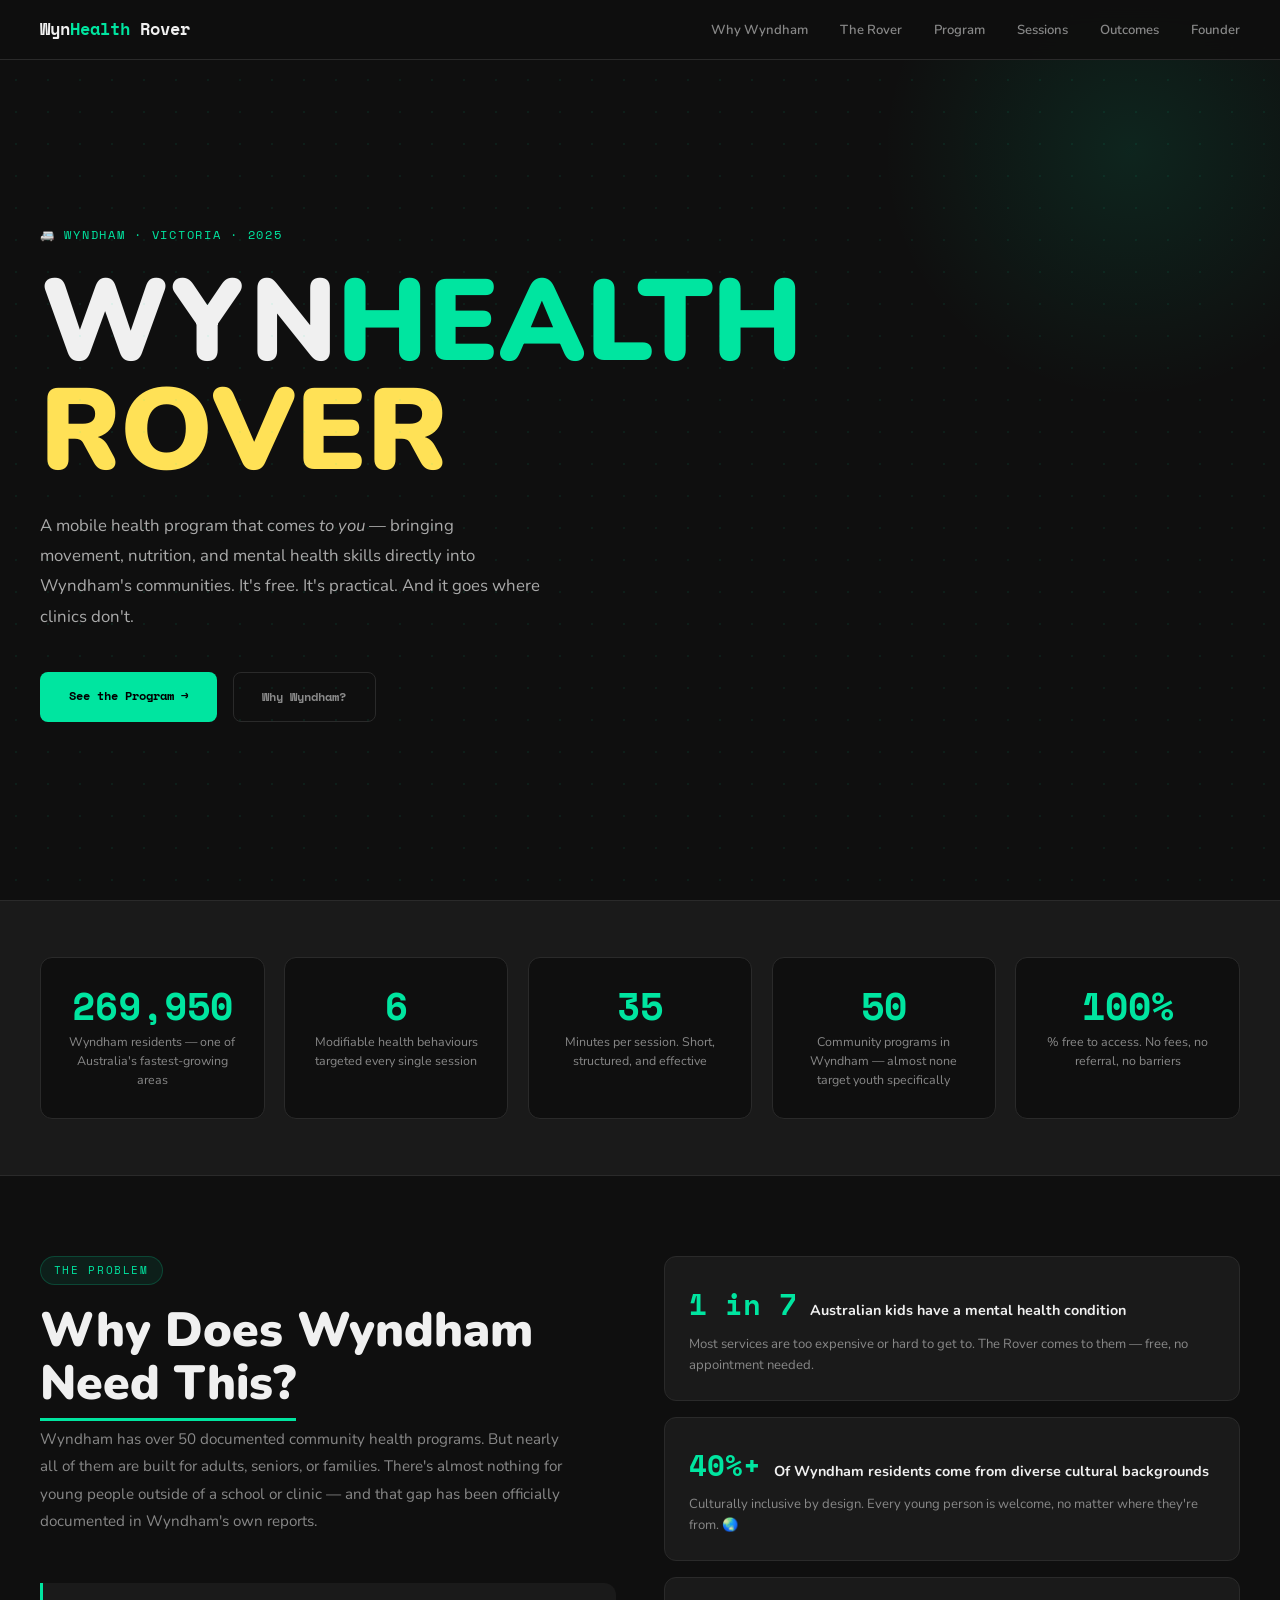
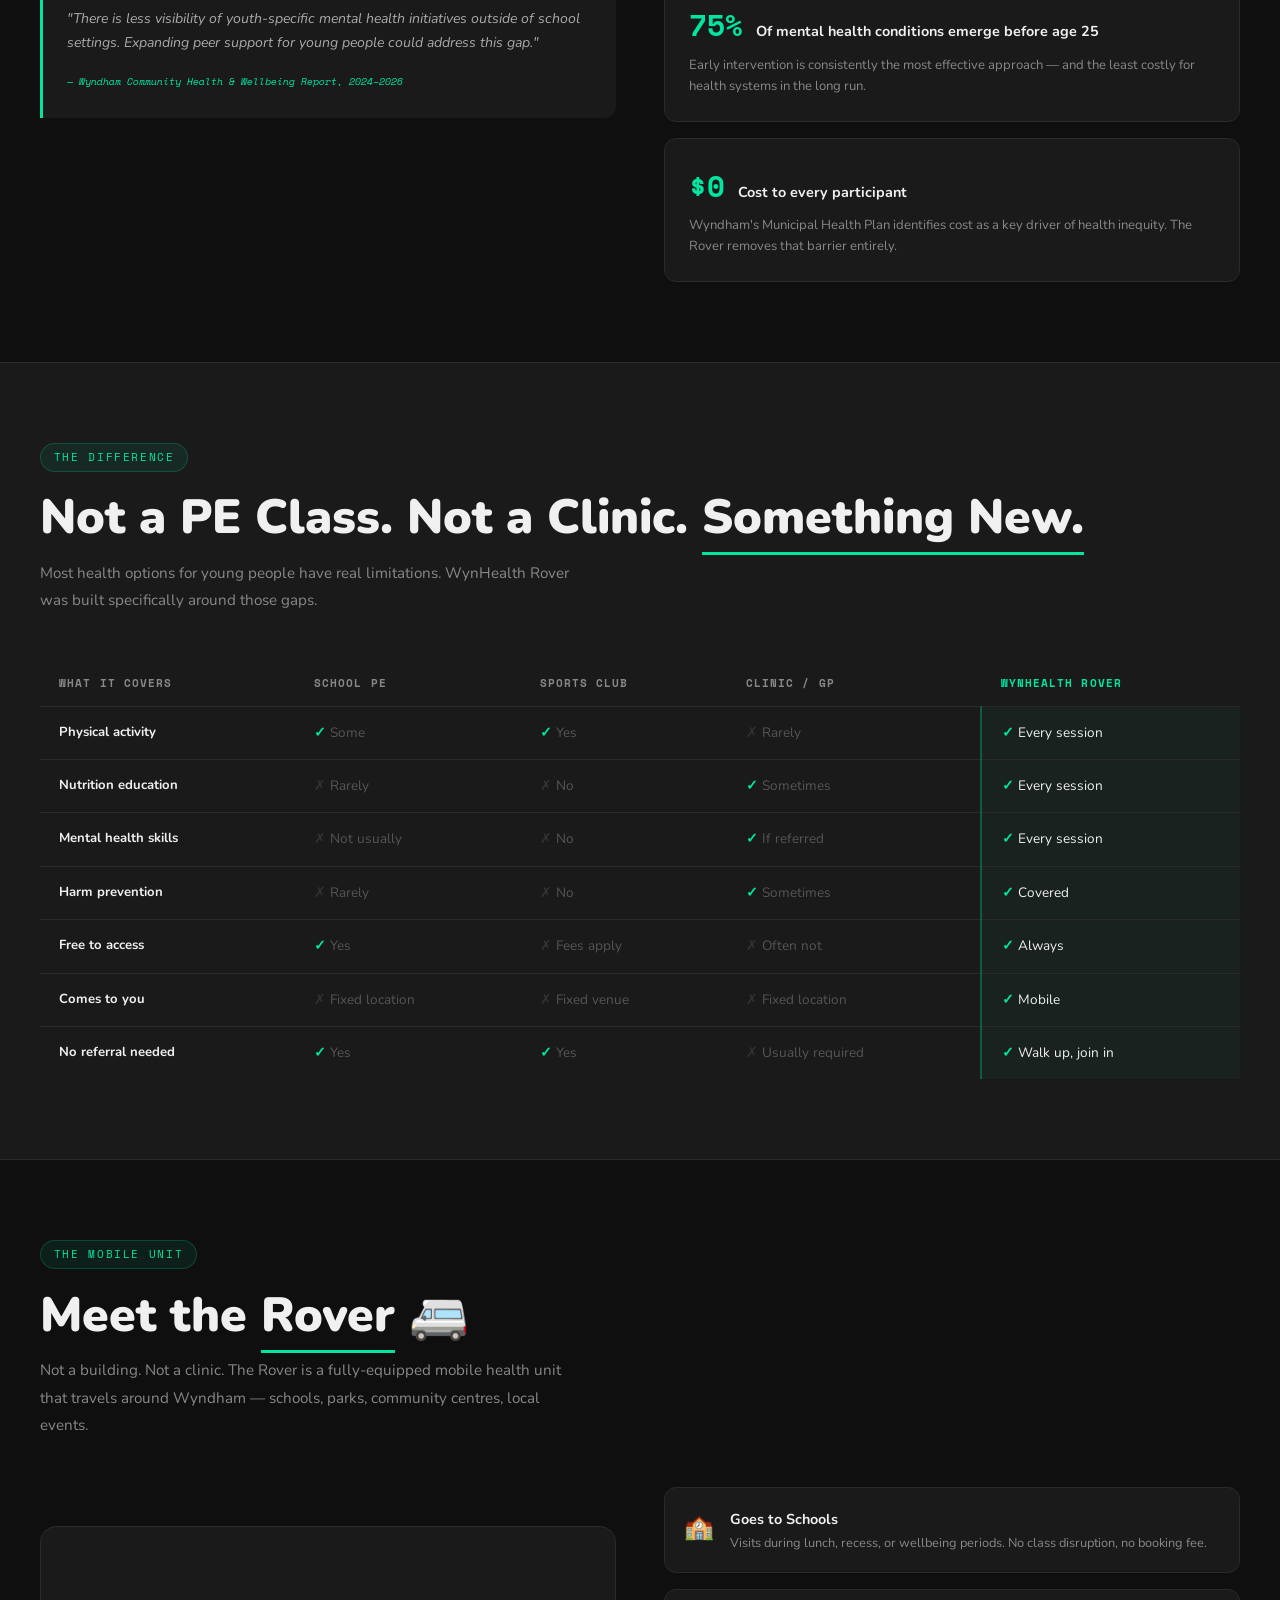
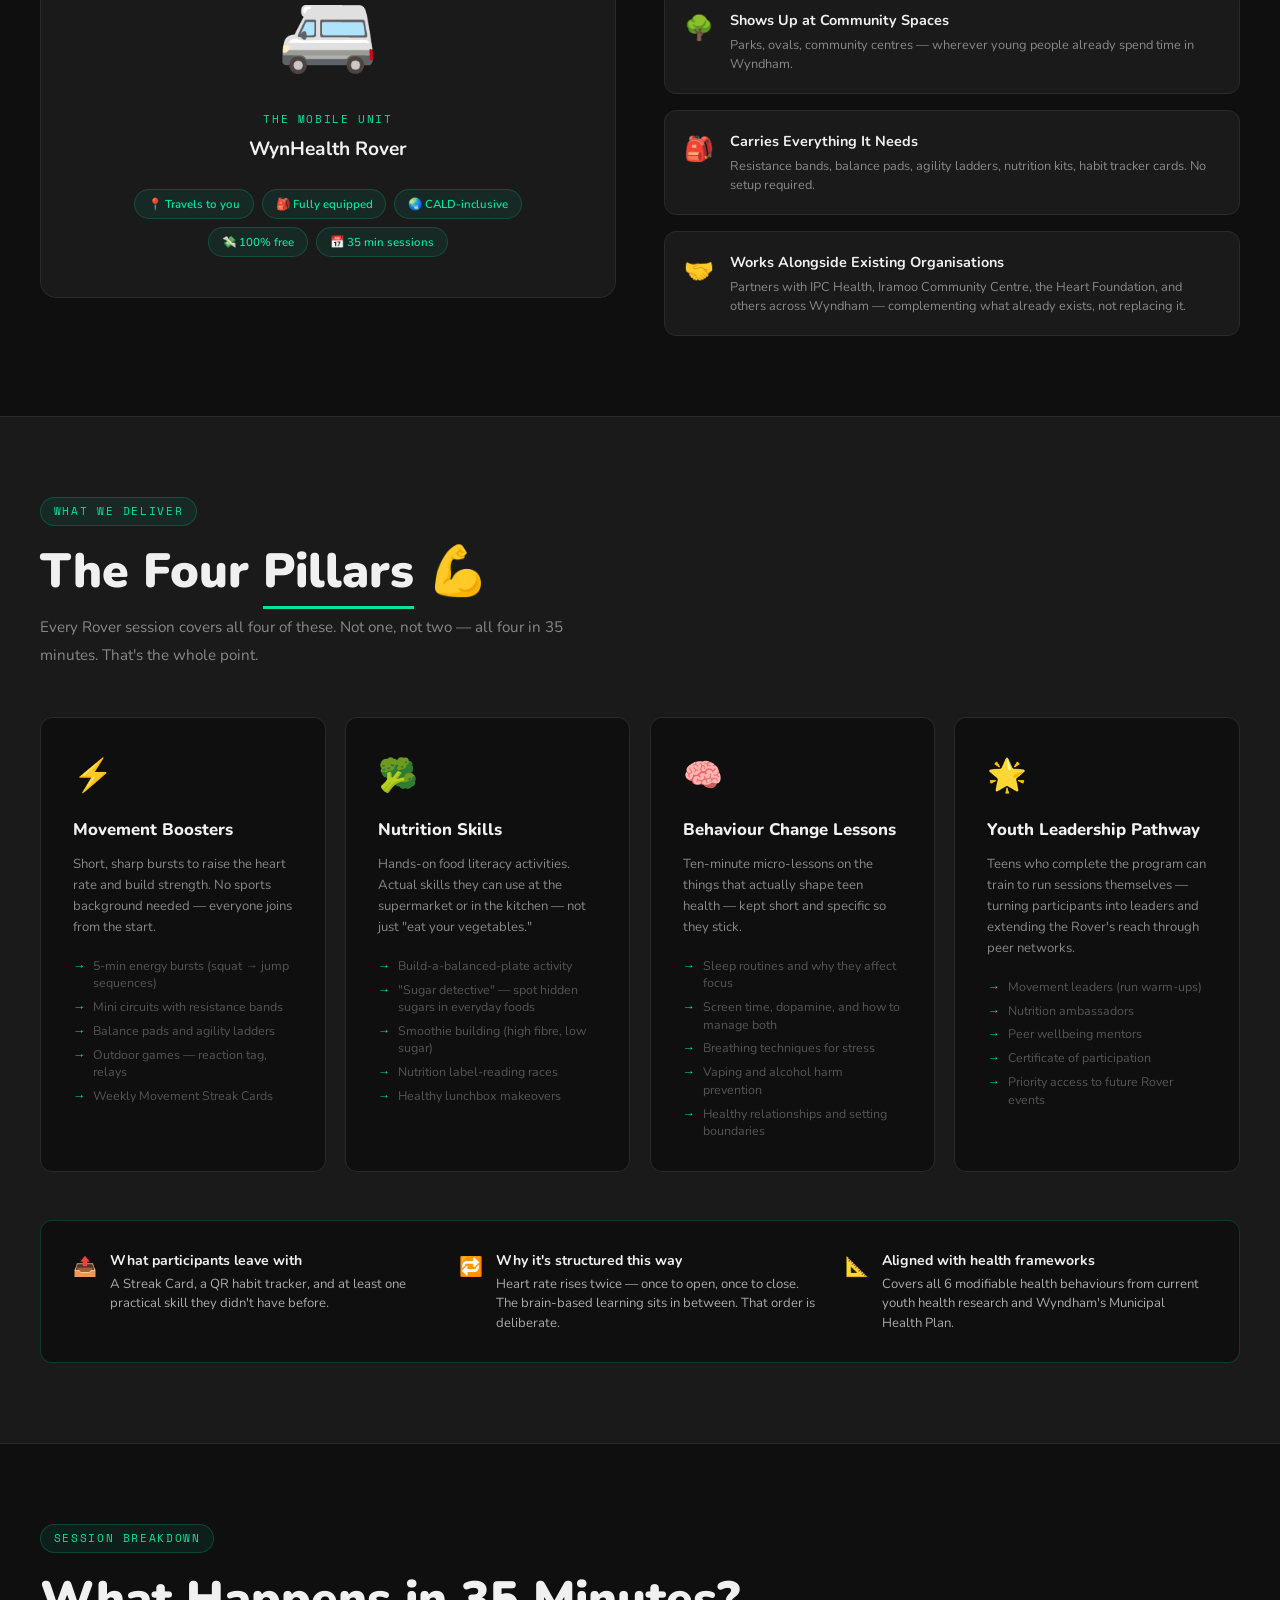
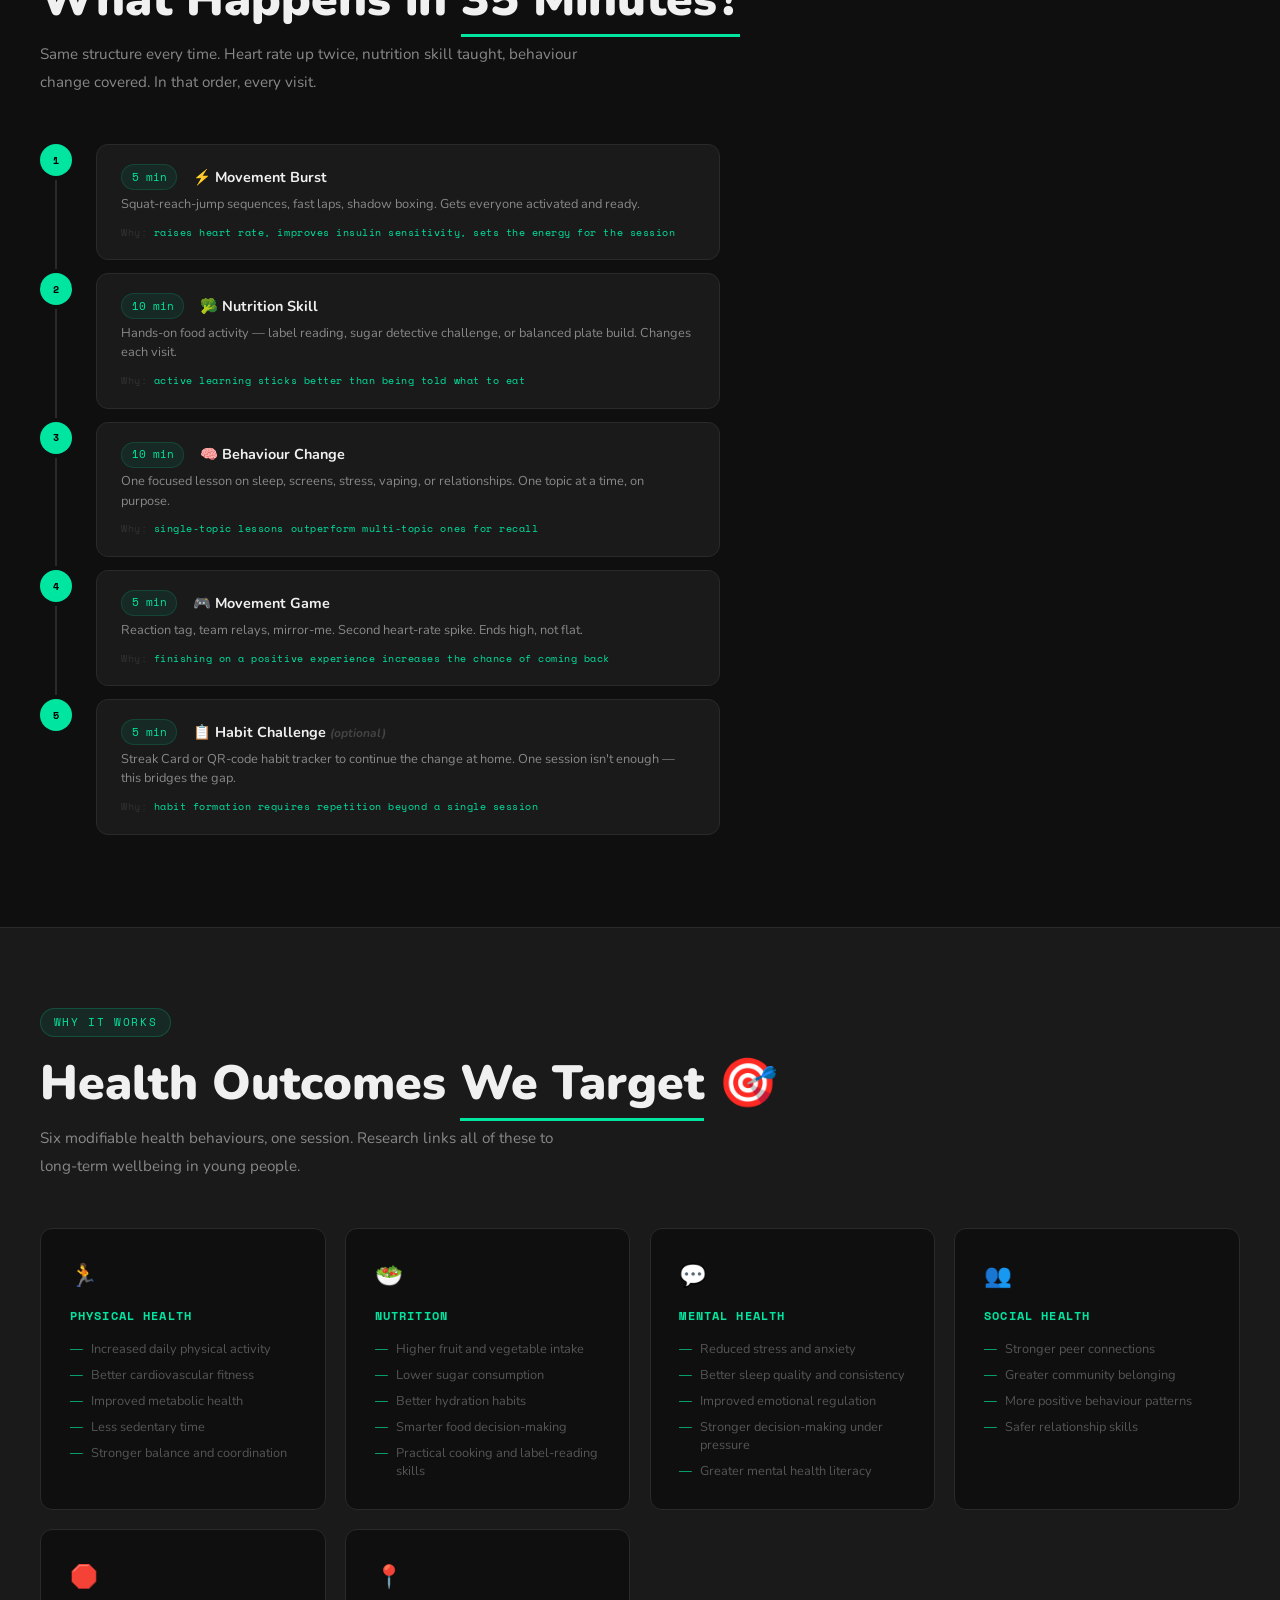
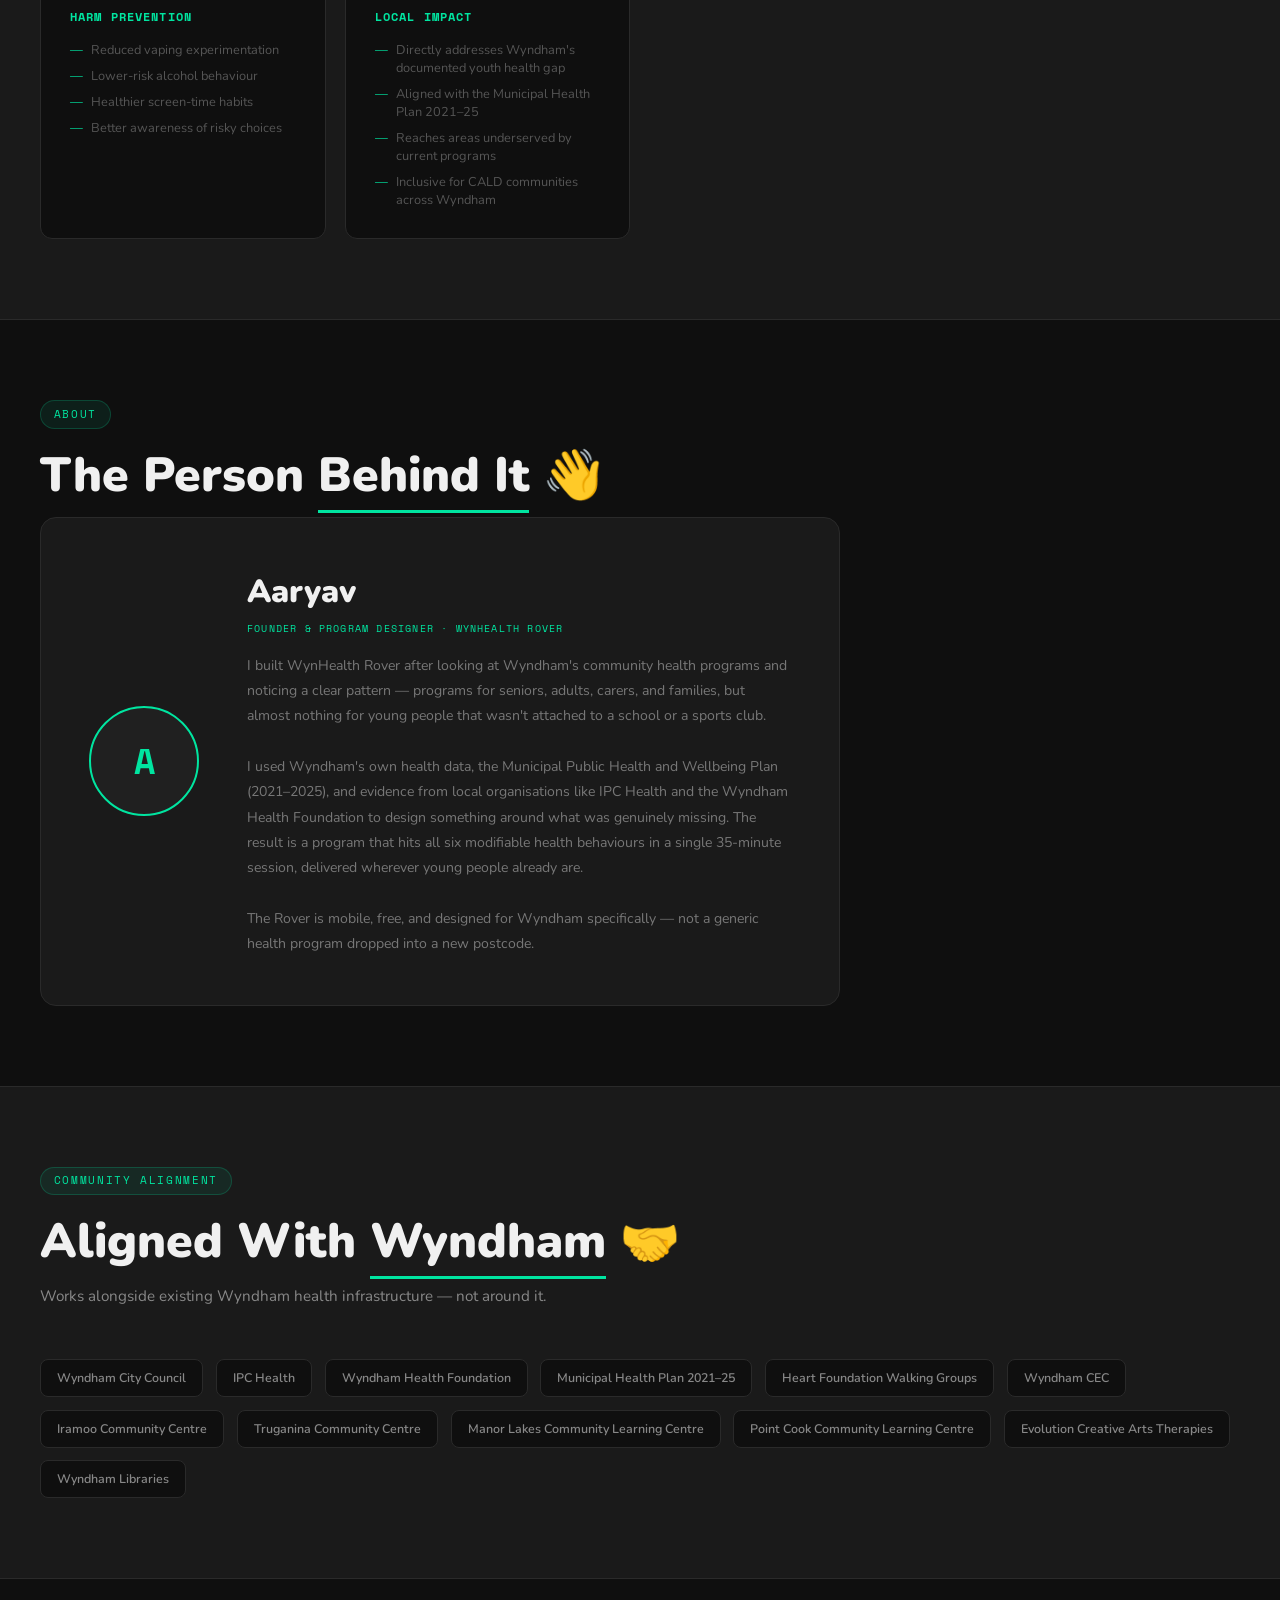
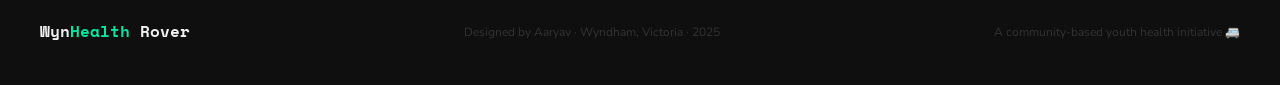
<file: hape website project.html>
<!DOCTYPE html>
<html lang="en">
<head>
<meta charset="UTF-8">
<meta name="viewport" content="width=device-width, initial-scale=1.0">
<title>WynHealth Rover</title>
<link href="https://fonts.googleapis.com/css2?family=Nunito:wght@400;600;700;800;900&family=Space+Mono:wght@400;700&display=swap" rel="stylesheet">
<style>
  * { margin: 0; padding: 0; box-sizing: border-box; }
  html { scroll-behavior: smooth; }

  body {
    background: #0f0f0f;
    color: #f0f0f0;
    font-family: 'Nunito', sans-serif;
    line-height: 1.6;
    overflow-x: hidden;
  }

  /* NAV */
  nav {
    position: fixed;
    top: 0; left: 0; right: 0;
    z-index: 100;
    display: flex;
    align-items: center;
    justify-content: space-between;
    padding: 1rem 2.5rem;
    background: rgba(15,15,15,0.92);
    backdrop-filter: blur(12px);
    border-bottom: 1px solid #2a2a2a;
  }
  .nav-logo {
    font-family: 'Space Mono', monospace;
    font-size: 1.05rem;
    font-weight: 700;
    color: #f0f0f0;
    text-decoration: none;
  }
  .nav-logo span { color: #00e5a0; }
  nav ul { display: flex; gap: 2rem; list-style: none; }
  nav ul a {
    font-size: 0.82rem;
    font-weight: 600;
    color: #888;
    text-decoration: none;
    transition: color 0.2s;
  }
  nav ul a:hover { color: #00e5a0; }

  /* SECTIONS */
  section { padding: 5rem 2.5rem; }

  .tag {
    display: inline-block;
    font-family: 'Space Mono', monospace;
    font-size: 0.68rem;
    letter-spacing: 0.15em;
    text-transform: uppercase;
    color: #00e5a0;
    background: rgba(0,229,160,0.08);
    border: 1px solid rgba(0,229,160,0.2);
    padding: 0.3rem 0.8rem;
    border-radius: 99px;
    margin-bottom: 1.2rem;
  }

  h2 {
    font-size: clamp(2rem, 4vw, 3rem);
    font-weight: 900;
    line-height: 1.1;
    margin-bottom: 1rem;
  }
  h2 .u {
    border-bottom: 3px solid #00e5a0;
    padding-bottom: 2px;
  }

  .sub {
    color: #888;
    font-size: 0.95rem;
    max-width: 540px;
    margin-bottom: 3rem;
    line-height: 1.8;
  }

  /* HERO */
  #hero {
    min-height: 100vh;
    display: flex;
    flex-direction: column;
    justify-content: center;
    padding: 7rem 2.5rem 4rem;
    position: relative;
    overflow: hidden;
  }
  .dots {
    position: absolute; inset: 0;
    background-image: radial-gradient(circle, rgba(0,229,160,0.07) 1px, transparent 1px);
    background-size: 32px 32px;
    pointer-events: none;
  }
  .glow {
    position: absolute;
    width: 500px; height: 500px;
    border-radius: 50%;
    background: radial-gradient(circle, rgba(0,229,160,0.1) 0%, transparent 70%);
    top: -100px; right: -100px;
    pointer-events: none;
  }
  .hero-eyebrow {
    font-family: 'Space Mono', monospace;
    font-size: 0.72rem;
    letter-spacing: 0.15em;
    color: #00e5a0;
    text-transform: uppercase;
    margin-bottom: 1.5rem;
  }
  .hero-title {
    font-size: clamp(3.5rem, 9vw, 7.5rem);
    font-weight: 900;
    line-height: 0.95;
    margin-bottom: 1.5rem;
  }
  .hero-title .green { color: #00e5a0; }
  .hero-title .yellow { color: #ffe156; }
  .hero-desc {
    font-size: 1.05rem;
    color: #aaa;
    max-width: 500px;
    margin-bottom: 2.5rem;
    line-height: 1.8;
  }
  .hero-btns { display: flex; gap: 1rem; flex-wrap: wrap; }
  .btn {
    font-family: 'Space Mono', monospace;
    font-size: 0.78rem;
    font-weight: 700;
    padding: 0.9rem 1.8rem;
    border-radius: 8px;
    text-decoration: none;
    transition: background 0.2s, transform 0.2s, color 0.2s, border-color 0.2s;
  }
  .btn-green { background: #00e5a0; color: #000; }
  .btn-green:hover { background: #fff; transform: translateY(-2px); }
  .btn-ghost { border: 1px solid #2a2a2a; color: #888; }
  .btn-ghost:hover { border-color: #00e5a0; color: #00e5a0; }

  /* STATS */
  #stats {
    background: #1a1a1a;
    border-top: 1px solid #2a2a2a;
    border-bottom: 1px solid #2a2a2a;
    padding: 3.5rem 2.5rem;
  }
  .stats-grid {
    display: grid;
    grid-template-columns: repeat(auto-fit, minmax(180px, 1fr));
    gap: 1.2rem;
  }
  .stat-box {
    background: #0f0f0f;
    border: 1px solid #2a2a2a;
    border-radius: 12px;
    padding: 1.8rem 1.5rem;
    text-align: center;
  }
  .stat-num {
    font-family: 'Space Mono', monospace;
    font-size: 2.4rem;
    font-weight: 700;
    color: #00e5a0;
    line-height: 1;
    margin-bottom: 0.5rem;
  }
  .stat-label { font-size: 0.78rem; color: #888; line-height: 1.5; }

  /* WHY WYNDHAM */
  #why { background: #0f0f0f; }
  .two-col {
    display: grid;
    grid-template-columns: 1fr 1fr;
    gap: 3rem;
    align-items: start;
  }
  .why-cards { display: flex; flex-direction: column; gap: 1rem; }
  .why-card {
    background: #1a1a1a;
    border: 1px solid #2a2a2a;
    border-radius: 12px;
    padding: 1.5rem;
  }
  .why-card-top { display: flex; align-items: baseline; gap: 0.8rem; margin-bottom: 0.4rem; }
  .why-num {
    font-family: 'Space Mono', monospace;
    font-size: 1.8rem;
    font-weight: 700;
    color: #00e5a0;
  }
  .why-title { font-weight: 700; font-size: 0.9rem; }
  .why-text { font-size: 0.82rem; color: #888; line-height: 1.6; }

  .quote-box {
    background: #1a1a1a;
    border-left: 3px solid #00e5a0;
    border-radius: 0 12px 12px 0;
    padding: 1.5rem;
    margin-top: 2rem;
  }
  .quote-box p { font-size: 0.88rem; color: #aaa; line-height: 1.7; font-style: italic; margin-bottom: 0.8rem; }
  .quote-box cite { font-family: 'Space Mono', monospace; font-size: 0.6rem; color: #00e5a0; }

  /* COMPARISON */
  #different {
    background: #1a1a1a;
    border-top: 1px solid #2a2a2a;
    border-bottom: 1px solid #2a2a2a;
  }
  .compare-table { width: 100%; border-collapse: collapse; margin-top: 2.5rem; font-size: 0.85rem; }
  .compare-table th {
    font-family: 'Space Mono', monospace;
    font-size: 0.68rem;
    letter-spacing: 0.1em;
    text-transform: uppercase;
    color: #888;
    padding: 0.8rem 1.2rem;
    text-align: left;
    border-bottom: 1px solid #2a2a2a;
    font-weight: 700;
  }
  .compare-table th.hl { color: #00e5a0; }
  .compare-table td {
    padding: 1rem 1.2rem;
    border-bottom: 1px solid #2a2a2a;
    color: #555;
    line-height: 1.5;
    vertical-align: top;
  }
  .compare-table td.row-label { font-weight: 700; color: #f0f0f0; font-size: 0.82rem; white-space: nowrap; }
  .compare-table td.rover { color: #f0f0f0; background: rgba(0,229,160,0.04); border-left: 2px solid rgba(0,229,160,0.3); }
  .compare-table tr:last-child td { border-bottom: none; }
  .y { color: #00e5a0; font-weight: 700; }
  .n { color: #333; }

  /* MEET THE ROVER */
  #rover { background: #0f0f0f; }
  .rover-layout {
    display: grid;
    grid-template-columns: 1fr 1fr;
    gap: 3rem;
    align-items: center;
  }
  .rover-visual {
    background: #1a1a1a;
    border: 1px solid #2a2a2a;
    border-radius: 16px;
    padding: 2.5rem;
    text-align: center;
  }
  .rover-visual .big { font-size: 5rem; margin-bottom: 1rem; display: block; }
  .rover-visual .mini-tag {
    font-family: 'Space Mono', monospace;
    font-size: 0.68rem;
    letter-spacing: 0.15em;
    color: #00e5a0;
    text-transform: uppercase;
    margin-bottom: 0.4rem;
  }
  .rover-visual strong { font-size: 1.2rem; display: block; margin-bottom: 1.5rem; }
  .rover-tags { display: flex; flex-wrap: wrap; gap: 0.5rem; justify-content: center; }
  .rover-tags span {
    background: rgba(0,229,160,0.08);
    border: 1px solid rgba(0,229,160,0.2);
    color: #00e5a0;
    font-size: 0.72rem;
    padding: 0.3rem 0.8rem;
    border-radius: 99px;
    font-weight: 600;
  }
  .rover-features { display: flex; flex-direction: column; gap: 1rem; }
  .rover-feature {
    display: flex;
    gap: 1rem;
    align-items: flex-start;
    background: #1a1a1a;
    border: 1px solid #2a2a2a;
    border-radius: 12px;
    padding: 1.2rem;
  }
  .rover-feature .icon { font-size: 1.5rem; flex-shrink: 0; }
  .rover-feature strong { display: block; font-size: 0.9rem; margin-bottom: 0.2rem; }
  .rover-feature p { font-size: 0.8rem; color: #888; line-height: 1.5; }

  /* PILLARS */
  #program {
    background: #1a1a1a;
    border-top: 1px solid #2a2a2a;
    border-bottom: 1px solid #2a2a2a;
  }
  .pillars-grid {
    display: grid;
    grid-template-columns: repeat(auto-fit, minmax(260px, 1fr));
    gap: 1.2rem;
  }
  .pillar-card {
    background: #0f0f0f;
    border: 1px solid #2a2a2a;
    border-radius: 12px;
    padding: 2rem;
  }
  .pillar-card .emoji { font-size: 2rem; margin-bottom: 1rem; display: block; }
  .pillar-card h3 { font-weight: 800; font-size: 1.05rem; margin-bottom: 0.6rem; }
  .pillar-card p { font-size: 0.82rem; color: #888; line-height: 1.6; margin-bottom: 1.2rem; }
  .pillar-card ul { list-style: none; display: flex; flex-direction: column; gap: 0.4rem; }
  .pillar-card ul li {
    font-size: 0.78rem; color: #555;
    display: flex; gap: 0.5rem; align-items: flex-start; line-height: 1.4;
  }
  .pillar-card ul li::before { content: '→'; color: #00e5a0; flex-shrink: 0; }

  .takeaway-bar {
    margin-top: 3rem;
    background: #0f0f0f;
    border: 1px solid rgba(0,229,160,0.2);
    border-radius: 12px;
    padding: 1.8rem 2rem;
    display: grid;
    grid-template-columns: repeat(auto-fit, minmax(200px, 1fr));
    gap: 1.5rem;
  }
  .takeaway-item { display: flex; gap: 0.8rem; align-items: flex-start; }
  .takeaway-item .t-icon { font-size: 1.2rem; flex-shrink: 0; margin-top: 0.1rem; }
  .takeaway-item p { font-size: 0.82rem; color: #aaa; line-height: 1.5; }
  .takeaway-item p strong { color: #f0f0f0; display: block; margin-bottom: 0.2rem; font-size: 0.88rem; }

  /* SESSION FLOW */
  #session { background: #0f0f0f; }
  .flow-steps { display: flex; flex-direction: column; margin-top: 2rem; max-width: 680px; }
  .flow-item { display: flex; gap: 1.5rem; align-items: stretch; }
  .flow-left { display: flex; flex-direction: column; align-items: center; width: 2rem; flex-shrink: 0; }
  .flow-circle {
    width: 2rem; height: 2rem; border-radius: 50%;
    background: #00e5a0;
    display: flex; align-items: center; justify-content: center;
    font-family: 'Space Mono', monospace;
    font-size: 0.65rem; font-weight: 700; color: #000; flex-shrink: 0;
  }
  .flow-line { width: 2px; flex: 1; background: #2a2a2a; margin: 4px 0; min-height: 16px; }
  .flow-item:last-child .flow-line { display: none; }
  .flow-content {
    background: #1a1a1a;
    border: 1px solid #2a2a2a;
    border-radius: 12px;
    padding: 1.2rem 1.5rem;
    margin-bottom: 0.8rem;
    flex: 1;
  }
  .flow-top { display: flex; align-items: center; gap: 1rem; margin-bottom: 0.3rem; }
  .flow-time {
    font-family: 'Space Mono', monospace;
    font-size: 0.68rem; color: #00e5a0;
    background: rgba(0,229,160,0.08);
    border: 1px solid rgba(0,229,160,0.15);
    padding: 0.2rem 0.6rem; border-radius: 99px;
  }
  .flow-top strong { font-size: 0.9rem; }
  .flow-content p { font-size: 0.8rem; color: #888; line-height: 1.5; margin-top: 0.3rem; }
  .flow-why {
    margin-top: 0.6rem;
    font-family: 'Space Mono', monospace;
    font-size: 0.65rem;
    color: #333;
    letter-spacing: 0.05em;
  }
  .flow-why span { color: #00e5a0; }

  /* OUTCOMES */
  #outcomes {
    background: #1a1a1a;
    border-top: 1px solid #2a2a2a;
    border-bottom: 1px solid #2a2a2a;
  }
  .outcomes-grid {
    display: grid;
    grid-template-columns: repeat(auto-fit, minmax(240px, 1fr));
    gap: 1.2rem;
  }
  .outcome-card {
    background: #0f0f0f;
    border: 1px solid #2a2a2a;
    border-radius: 12px;
    padding: 1.8rem;
  }
  .outcome-card .icon { font-size: 1.4rem; margin-bottom: 0.8rem; display: block; }
  .outcome-card h4 {
    font-family: 'Space Mono', monospace;
    font-size: 0.72rem; color: #00e5a0;
    letter-spacing: 0.1em; text-transform: uppercase; margin-bottom: 1rem;
  }
  .outcome-card ul { list-style: none; display: flex; flex-direction: column; gap: 0.5rem; }
  .outcome-card ul li {
    font-size: 0.8rem; color: #555;
    display: flex; gap: 0.5rem; align-items: flex-start; line-height: 1.4;
  }
  .outcome-card ul li::before { content: '—'; color: #00e5a0; flex-shrink: 0; }

  /* FOUNDER */
  #founder { background: #0f0f0f; }
  .founder-box {
    display: grid;
    grid-template-columns: auto 1fr;
    gap: 3rem;
    align-items: center;
    background: #1a1a1a;
    border: 1px solid #2a2a2a;
    border-radius: 16px;
    padding: 3rem;
    max-width: 800px;
  }
  .founder-avatar {
    width: 110px; height: 110px; border-radius: 50%;
    background: #202020; border: 2px solid #00e5a0;
    display: flex; align-items: center; justify-content: center;
    font-family: 'Space Mono', monospace;
    font-size: 2.2rem; font-weight: 700; color: #00e5a0;
  }
  .founder-box h3 { font-size: 2rem; font-weight: 900; margin-bottom: 0.2rem; }
  .founder-role {
    font-family: 'Space Mono', monospace;
    font-size: 0.62rem; letter-spacing: 0.12em;
    color: #00e5a0; text-transform: uppercase; margin-bottom: 1rem;
  }
  .founder-box p { font-size: 0.88rem; color: #777; line-height: 1.8; }

  /* PARTNERS */
  #partners {
    background: #1a1a1a;
    border-top: 1px solid #2a2a2a;
  }
  .partners-wrap { display: flex; flex-wrap: wrap; gap: 0.8rem; margin-top: 2rem; }
  .partner-pill {
    border: 1px solid #2a2a2a;
    border-radius: 8px;
    padding: 0.5rem 1rem;
    font-size: 0.78rem;
    color: #888;
    font-weight: 600;
    background: #0f0f0f;
  }

  /* FOOTER */
  footer {
    background: #0f0f0f;
    border-top: 1px solid #2a2a2a;
    padding: 2.5rem;
    display: flex;
    align-items: center;
    justify-content: space-between;
    flex-wrap: wrap;
    gap: 1rem;
  }
  .footer-logo { font-family: 'Space Mono', monospace; font-size: 1rem; font-weight: 700; }
  .footer-logo span { color: #00e5a0; }
  footer p { font-size: 0.75rem; color: #333; }

  /* FADE IN */
  .fade { opacity: 0; transform: translateY(20px); transition: opacity 0.6s ease, transform 0.6s ease; }
  .fade.show { opacity: 1; transform: translateY(0); }

  @media (max-width: 700px) {
    nav { padding: 1rem 1.5rem; }
    nav ul { display: none; }
    section { padding: 3.5rem 1.5rem; }
    #hero { padding: 6rem 1.5rem 3rem; }
    .two-col, .rover-layout { grid-template-columns: 1fr; }
    .founder-box { grid-template-columns: 1fr; }
    .compare-table { font-size: 0.75rem; }
    .compare-table th, .compare-table td { padding: 0.6rem 0.8rem; }
    footer { flex-direction: column; text-align: center; }
  }
</style>
</head>
<body>

<nav>
  <a href="#hero" class="nav-logo">Wyn<span>Health</span> Rover</a>
  <ul>
    <li><a href="#why">Why Wyndham</a></li>
    <li><a href="#rover">The Rover</a></li>
    <li><a href="#program">Program</a></li>
    <li><a href="#session">Sessions</a></li>
    <li><a href="#outcomes">Outcomes</a></li>
    <li><a href="#founder">Founder</a></li>
  </ul>
</nav>

<!-- HERO -->
<section id="hero">
  <div class="dots"></div>
  <div class="glow"></div>
  <div class="hero-eyebrow">🚐 Wyndham · Victoria · 2025</div>
  <h1 class="hero-title">
    WYN<span class="green">HEALTH</span><br>
    <span class="yellow">ROVER</span>
  </h1>
  <p class="hero-desc">
    A mobile health program that comes <em>to you</em> — bringing movement,
    nutrition, and mental health skills directly into Wyndham's communities.
    It's free. It's practical. And it goes where clinics don't.
  </p>
  <div class="hero-btns">
    <a href="#program" class="btn btn-green">See the Program →</a>
    <a href="#why" class="btn btn-ghost">Why Wyndham?</a>
  </div>
</section>

<!-- STATS -->
<div id="stats">
  <div class="stats-grid">
    <div class="stat-box fade">
      <div class="stat-num" data-target="270000">0</div>
      <div class="stat-label">Wyndham residents — one of Australia's fastest-growing areas</div>
    </div>
    <div class="stat-box fade">
      <div class="stat-num" data-target="6">0</div>
      <div class="stat-label">Modifiable health behaviours targeted every single session</div>
    </div>
    <div class="stat-box fade">
      <div class="stat-num" data-target="35">0</div>
      <div class="stat-label">Minutes per session. Short, structured, and effective</div>
    </div>
    <div class="stat-box fade">
      <div class="stat-num" data-target="50">0</div>
      <div class="stat-label">Community programs in Wyndham — almost none target youth specifically</div>
    </div>
    <div class="stat-box fade">
      <div class="stat-num" data-target="100">0</div>
      <div class="stat-label">% free to access. No fees, no referral, no barriers</div>
    </div>
  </div>
</div>

<!-- WHY WYNDHAM -->
<section id="why">
  <div class="two-col">
    <div>
      <div class="tag">The Problem</div>
      <h2>Why Does Wyndham <span class="u">Need This?</span></h2>
      <p class="sub">
        Wyndham has over 50 documented community health programs. But nearly all of them
        are built for adults, seniors, or families. There's almost nothing for young people
        outside of a school or clinic — and that gap has been officially documented in Wyndham's own reports.
      </p>
      <div class="quote-box fade">
        <p>"There is less visibility of youth-specific mental health initiatives outside of school settings. Expanding peer support for young people could address this gap."</p>
        <cite>— Wyndham Community Health & Wellbeing Report, 2024–2026</cite>
      </div>
    </div>
    <div class="why-cards">
      <div class="why-card fade">
        <div class="why-card-top">
          <div class="why-num">1 in 7</div>
          <div class="why-title">Australian kids have a mental health condition</div>
        </div>
        <div class="why-text">Most services are too expensive or hard to get to. The Rover comes to them — free, no appointment needed.</div>
      </div>
      <div class="why-card fade">
        <div class="why-card-top">
          <div class="why-num">40%+</div>
          <div class="why-title">Of Wyndham residents come from diverse cultural backgrounds</div>
        </div>
        <div class="why-text">Culturally inclusive by design. Every young person is welcome, no matter where they're from. 🌏</div>
      </div>
      <div class="why-card fade">
        <div class="why-card-top">
          <div class="why-num">75%</div>
          <div class="why-title">Of mental health conditions emerge before age 25</div>
        </div>
        <div class="why-text">Early intervention is consistently the most effective approach — and the least costly for health systems in the long run.</div>
      </div>
      <div class="why-card fade">
        <div class="why-card-top">
          <div class="why-num">$0</div>
          <div class="why-title">Cost to every participant</div>
        </div>
        <div class="why-text">Wyndham's Municipal Health Plan identifies cost as a key driver of health inequity. The Rover removes that barrier entirely.</div>
      </div>
    </div>
  </div>
</section>

<!-- HOW IT'S DIFFERENT -->
<section id="different">
  <div class="tag">The Difference</div>
  <h2>Not a PE Class. Not a Clinic. <span class="u">Something New.</span></h2>
  <p class="sub">Most health options for young people have real limitations. WynHealth Rover was built specifically around those gaps.</p>

  <table class="compare-table fade">
    <thead>
      <tr>
        <th>What it covers</th>
        <th>School PE</th>
        <th>Sports Club</th>
        <th>Clinic / GP</th>
        <th class="hl">WynHealth Rover</th>
      </tr>
    </thead>
    <tbody>
      <tr>
        <td class="row-label">Physical activity</td>
        <td><span class="y">✓</span> Some</td>
        <td><span class="y">✓</span> Yes</td>
        <td><span class="n">✗</span> Rarely</td>
        <td class="rover"><span class="y">✓</span> Every session</td>
      </tr>
      <tr>
        <td class="row-label">Nutrition education</td>
        <td><span class="n">✗</span> Rarely</td>
        <td><span class="n">✗</span> No</td>
        <td><span class="y">✓</span> Sometimes</td>
        <td class="rover"><span class="y">✓</span> Every session</td>
      </tr>
      <tr>
        <td class="row-label">Mental health skills</td>
        <td><span class="n">✗</span> Not usually</td>
        <td><span class="n">✗</span> No</td>
        <td><span class="y">✓</span> If referred</td>
        <td class="rover"><span class="y">✓</span> Every session</td>
      </tr>
      <tr>
        <td class="row-label">Harm prevention</td>
        <td><span class="n">✗</span> Rarely</td>
        <td><span class="n">✗</span> No</td>
        <td><span class="y">✓</span> Sometimes</td>
        <td class="rover"><span class="y">✓</span> Covered</td>
      </tr>
      <tr>
        <td class="row-label">Free to access</td>
        <td><span class="y">✓</span> Yes</td>
        <td><span class="n">✗</span> Fees apply</td>
        <td><span class="n">✗</span> Often not</td>
        <td class="rover"><span class="y">✓</span> Always</td>
      </tr>
      <tr>
        <td class="row-label">Comes to you</td>
        <td><span class="n">✗</span> Fixed location</td>
        <td><span class="n">✗</span> Fixed venue</td>
        <td><span class="n">✗</span> Fixed location</td>
        <td class="rover"><span class="y">✓</span> Mobile</td>
      </tr>
      <tr>
        <td class="row-label">No referral needed</td>
        <td><span class="y">✓</span> Yes</td>
        <td><span class="y">✓</span> Yes</td>
        <td><span class="n">✗</span> Usually required</td>
        <td class="rover"><span class="y">✓</span> Walk up, join in</td>
      </tr>
    </tbody>
  </table>
</section>

<!-- MEET THE ROVER -->
<section id="rover">
  <div class="tag">The Mobile Unit</div>
  <h2>Meet the <span class="u">Rover</span> 🚐</h2>
  <p class="sub">Not a building. Not a clinic. The Rover is a fully-equipped mobile health unit that travels around Wyndham — schools, parks, community centres, local events.</p>
  <div class="rover-layout">
    <div class="rover-visual fade">
      <span class="big">🚐</span>
      <div class="mini-tag">The Mobile Unit</div>
      <strong>WynHealth Rover</strong>
      <div class="rover-tags">
        <span>📍 Travels to you</span>
        <span>🎒 Fully equipped</span>
        <span>🌏 CALD-inclusive</span>
        <span>💸 100% free</span>
        <span>📅 35 min sessions</span>
      </div>
    </div>
    <div class="rover-features">
      <div class="rover-feature fade">
        <div class="icon">🏫</div>
        <div>
          <strong>Goes to Schools</strong>
          <p>Visits during lunch, recess, or wellbeing periods. No class disruption, no booking fee.</p>
        </div>
      </div>
      <div class="rover-feature fade">
        <div class="icon">🌳</div>
        <div>
          <strong>Shows Up at Community Spaces</strong>
          <p>Parks, ovals, community centres — wherever young people already spend time in Wyndham.</p>
        </div>
      </div>
      <div class="rover-feature fade">
        <div class="icon">🎒</div>
        <div>
          <strong>Carries Everything It Needs</strong>
          <p>Resistance bands, balance pads, agility ladders, nutrition kits, habit tracker cards. No setup required.</p>
        </div>
      </div>
      <div class="rover-feature fade">
        <div class="icon">🤝</div>
        <div>
          <strong>Works Alongside Existing Organisations</strong>
          <p>Partners with IPC Health, Iramoo Community Centre, the Heart Foundation, and others across Wyndham — complementing what already exists, not replacing it.</p>
        </div>
      </div>
    </div>
  </div>
</section>

<!-- FOUR PILLARS -->
<section id="program">
  <div class="tag">What We Deliver</div>
  <h2>The Four <span class="u">Pillars</span> 💪</h2>
  <p class="sub">Every Rover session covers all four of these. Not one, not two — all four in 35 minutes. That's the whole point.</p>
  <div class="pillars-grid">
    <div class="pillar-card fade">
      <span class="emoji">⚡</span>
      <h3>Movement Boosters</h3>
      <p>Short, sharp bursts to raise the heart rate and build strength. No sports background needed — everyone joins from the start.</p>
      <ul>
        <li>5-min energy bursts (squat → jump sequences)</li>
        <li>Mini circuits with resistance bands</li>
        <li>Balance pads and agility ladders</li>
        <li>Outdoor games — reaction tag, relays</li>
        <li>Weekly Movement Streak Cards</li>
      </ul>
    </div>
    <div class="pillar-card fade">
      <span class="emoji">🥦</span>
      <h3>Nutrition Skills</h3>
      <p>Hands-on food literacy activities. Actual skills they can use at the supermarket or in the kitchen — not just "eat your vegetables."</p>
      <ul>
        <li>Build-a-balanced-plate activity</li>
        <li>"Sugar detective" — spot hidden sugars in everyday foods</li>
        <li>Smoothie building (high fibre, low sugar)</li>
        <li>Nutrition label-reading races</li>
        <li>Healthy lunchbox makeovers</li>
      </ul>
    </div>
    <div class="pillar-card fade">
      <span class="emoji">🧠</span>
      <h3>Behaviour Change Lessons</h3>
      <p>Ten-minute micro-lessons on the things that actually shape teen health — kept short and specific so they stick.</p>
      <ul>
        <li>Sleep routines and why they affect focus</li>
        <li>Screen time, dopamine, and how to manage both</li>
        <li>Breathing techniques for stress</li>
        <li>Vaping and alcohol harm prevention</li>
        <li>Healthy relationships and setting boundaries</li>
      </ul>
    </div>
    <div class="pillar-card fade">
      <span class="emoji">🌟</span>
      <h3>Youth Leadership Pathway</h3>
      <p>Teens who complete the program can train to run sessions themselves — turning participants into leaders and extending the Rover's reach through peer networks.</p>
      <ul>
        <li>Movement leaders (run warm-ups)</li>
        <li>Nutrition ambassadors</li>
        <li>Peer wellbeing mentors</li>
        <li>Certificate of participation</li>
        <li>Priority access to future Rover events</li>
      </ul>
    </div>
  </div>

  <div class="takeaway-bar fade">
    <div class="takeaway-item">
      <div class="t-icon">📤</div>
      <p><strong>What participants leave with</strong>A Streak Card, a QR habit tracker, and at least one practical skill they didn't have before.</p>
    </div>
    <div class="takeaway-item">
      <div class="t-icon">🔁</div>
      <p><strong>Why it's structured this way</strong>Heart rate rises twice — once to open, once to close. The brain-based learning sits in between. That order is deliberate.</p>
    </div>
    <div class="takeaway-item">
      <div class="t-icon">📐</div>
      <p><strong>Aligned with health frameworks</strong>Covers all 6 modifiable health behaviours from current youth health research and Wyndham's Municipal Health Plan.</p>
    </div>
  </div>
</section>

<!-- SESSION FLOW -->
<section id="session">
  <div class="tag">Session Breakdown</div>
  <h2>What Happens in <span class="u">35 Minutes?</span></h2>
  <p class="sub">Same structure every time. Heart rate up twice, nutrition skill taught, behaviour change covered. In that order, every visit.</p>
  <div class="flow-steps">
    <div class="flow-item fade">
      <div class="flow-left"><div class="flow-circle">1</div><div class="flow-line"></div></div>
      <div class="flow-content">
        <div class="flow-top"><span class="flow-time">5 min</span><strong>⚡ Movement Burst</strong></div>
        <p>Squat-reach-jump sequences, fast laps, shadow boxing. Gets everyone activated and ready.</p>
        <div class="flow-why">Why: <span>raises heart rate, improves insulin sensitivity, sets the energy for the session</span></div>
      </div>
    </div>
    <div class="flow-item fade">
      <div class="flow-left"><div class="flow-circle">2</div><div class="flow-line"></div></div>
      <div class="flow-content">
        <div class="flow-top"><span class="flow-time">10 min</span><strong>🥦 Nutrition Skill</strong></div>
        <p>Hands-on food activity — label reading, sugar detective challenge, or balanced plate build. Changes each visit.</p>
        <div class="flow-why">Why: <span>active learning sticks better than being told what to eat</span></div>
      </div>
    </div>
    <div class="flow-item fade">
      <div class="flow-left"><div class="flow-circle">3</div><div class="flow-line"></div></div>
      <div class="flow-content">
        <div class="flow-top"><span class="flow-time">10 min</span><strong>🧠 Behaviour Change</strong></div>
        <p>One focused lesson on sleep, screens, stress, vaping, or relationships. One topic at a time, on purpose.</p>
        <div class="flow-why">Why: <span>single-topic lessons outperform multi-topic ones for recall</span></div>
      </div>
    </div>
    <div class="flow-item fade">
      <div class="flow-left"><div class="flow-circle">4</div><div class="flow-line"></div></div>
      <div class="flow-content">
        <div class="flow-top"><span class="flow-time">5 min</span><strong>🎮 Movement Game</strong></div>
        <p>Reaction tag, team relays, mirror-me. Second heart-rate spike. Ends high, not flat.</p>
        <div class="flow-why">Why: <span>finishing on a positive experience increases the chance of coming back</span></div>
      </div>
    </div>
    <div class="flow-item fade">
      <div class="flow-left"><div class="flow-circle">5</div><div class="flow-line"></div></div>
      <div class="flow-content">
        <div class="flow-top"><span class="flow-time">5 min</span><strong>📋 Habit Challenge <em style="font-size:0.75rem;color:#444;">(optional)</em></strong></div>
        <p>Streak Card or QR-code habit tracker to continue the change at home. One session isn't enough — this bridges the gap.</p>
        <div class="flow-why">Why: <span>habit formation requires repetition beyond a single session</span></div>
      </div>
    </div>
  </div>
</section>

<!-- OUTCOMES -->
<section id="outcomes">
  <div class="tag">Why It Works</div>
  <h2>Health Outcomes <span class="u">We Target</span> 🎯</h2>
  <p class="sub">Six modifiable health behaviours, one session. Research links all of these to long-term wellbeing in young people.</p>
  <div class="outcomes-grid">
    <div class="outcome-card fade">
      <span class="icon">🏃</span>
      <h4>Physical Health</h4>
      <ul>
        <li>Increased daily physical activity</li>
        <li>Better cardiovascular fitness</li>
        <li>Improved metabolic health</li>
        <li>Less sedentary time</li>
        <li>Stronger balance and coordination</li>
      </ul>
    </div>
    <div class="outcome-card fade">
      <span class="icon">🥗</span>
      <h4>Nutrition</h4>
      <ul>
        <li>Higher fruit and vegetable intake</li>
        <li>Lower sugar consumption</li>
        <li>Better hydration habits</li>
        <li>Smarter food decision-making</li>
        <li>Practical cooking and label-reading skills</li>
      </ul>
    </div>
    <div class="outcome-card fade">
      <span class="icon">💬</span>
      <h4>Mental Health</h4>
      <ul>
        <li>Reduced stress and anxiety</li>
        <li>Better sleep quality and consistency</li>
        <li>Improved emotional regulation</li>
        <li>Stronger decision-making under pressure</li>
        <li>Greater mental health literacy</li>
      </ul>
    </div>
    <div class="outcome-card fade">
      <span class="icon">👥</span>
      <h4>Social Health</h4>
      <ul>
        <li>Stronger peer connections</li>
        <li>Greater community belonging</li>
        <li>More positive behaviour patterns</li>
        <li>Safer relationship skills</li>
      </ul>
    </div>
    <div class="outcome-card fade">
      <span class="icon">🛑</span>
      <h4>Harm Prevention</h4>
      <ul>
        <li>Reduced vaping experimentation</li>
        <li>Lower-risk alcohol behaviour</li>
        <li>Healthier screen-time habits</li>
        <li>Better awareness of risky choices</li>
      </ul>
    </div>
    <div class="outcome-card fade">
      <span class="icon">📍</span>
      <h4>Local Impact</h4>
      <ul>
        <li>Directly addresses Wyndham's documented youth health gap</li>
        <li>Aligned with the Municipal Health Plan 2021–25</li>
        <li>Reaches areas underserved by current programs</li>
        <li>Inclusive for CALD communities across Wyndham</li>
      </ul>
    </div>
  </div>
</section>

<!-- FOUNDER -->
<section id="founder">
  <div class="tag">About</div>
  <h2>The Person <span class="u">Behind It</span> 👋</h2>
  <div class="founder-box fade">
    <div class="founder-avatar">A</div>
    <div>
      <h3>Aaryav</h3>
      <div class="founder-role">Founder & Program Designer · WynHealth Rover</div>
      <p>
        I built WynHealth Rover after looking at Wyndham's community health programs and noticing a clear pattern —
        programs for seniors, adults, carers, and families, but almost nothing for young people that wasn't
        attached to a school or a sports club.
        <br><br>
        I used Wyndham's own health data, the Municipal Public Health and Wellbeing Plan (2021–2025),
        and evidence from local organisations like IPC Health and the Wyndham Health Foundation
        to design something around what was genuinely missing.
        The result is a program that hits all six modifiable health behaviours in a single 35-minute session,
        delivered wherever young people already are.
        <br><br>
        The Rover is mobile, free, and designed for Wyndham specifically — not a generic health program dropped into a new postcode.
      </p>
    </div>
  </div>
</section>

<!-- PARTNERS -->
<section id="partners">
  <div class="tag">Community Alignment</div>
  <h2>Aligned With <span class="u">Wyndham</span> 🤝</h2>
  <p class="sub">Works alongside existing Wyndham health infrastructure — not around it.</p>
  <div class="partners-wrap">
    <div class="partner-pill">Wyndham City Council</div>
    <div class="partner-pill">IPC Health</div>
    <div class="partner-pill">Wyndham Health Foundation</div>
    <div class="partner-pill">Municipal Health Plan 2021–25</div>
    <div class="partner-pill">Heart Foundation Walking Groups</div>
    <div class="partner-pill">Wyndham CEC</div>
    <div class="partner-pill">Iramoo Community Centre</div>
    <div class="partner-pill">Truganina Community Centre</div>
    <div class="partner-pill">Manor Lakes Community Learning Centre</div>
    <div class="partner-pill">Point Cook Community Learning Centre</div>
    <div class="partner-pill">Evolution Creative Arts Therapies</div>
    <div class="partner-pill">Wyndham Libraries</div>
  </div>
</section>

<!-- FOOTER -->
<footer>
  <div class="footer-logo">Wyn<span>Health</span> Rover</div>
  <p>Designed by Aaryav · Wyndham, Victoria · 2025</p>
  <p>A community-based youth health initiative 🚐</p>
</footer>

<script>
  // Fade in on scroll
  const obs = new IntersectionObserver((entries) => {
    entries.forEach(e => { if (e.isIntersecting) e.target.classList.add('show'); });
  }, { threshold: 0.1 });
  document.querySelectorAll('.fade').forEach(el => obs.observe(el));

  // Animated counters
  function countUp(el) {
    const target = parseInt(el.dataset.target);
    const dur = 1600;
    const start = performance.now();
    function step(now) {
      const p = Math.min((now - start) / dur, 1);
      const ease = 1 - Math.pow(1 - p, 3);
      const val = Math.round(ease * target);
      el.textContent = target === 100 ? val + '%' : val.toLocaleString();
      if (p < 1) requestAnimationFrame(step);
    }
    requestAnimationFrame(step);
  }

  const statsObs = new IntersectionObserver((entries) => {
    entries.forEach(e => {
      if (e.isIntersecting) {
        e.target.querySelectorAll('[data-target]').forEach(countUp);
        statsObs.unobserve(e.target);
      }
    });
  }, { threshold: 0.3 });

  const stats = document.getElementById('stats');
  if (stats) statsObs.observe(stats);
</script>
</body>
</html>
</file>
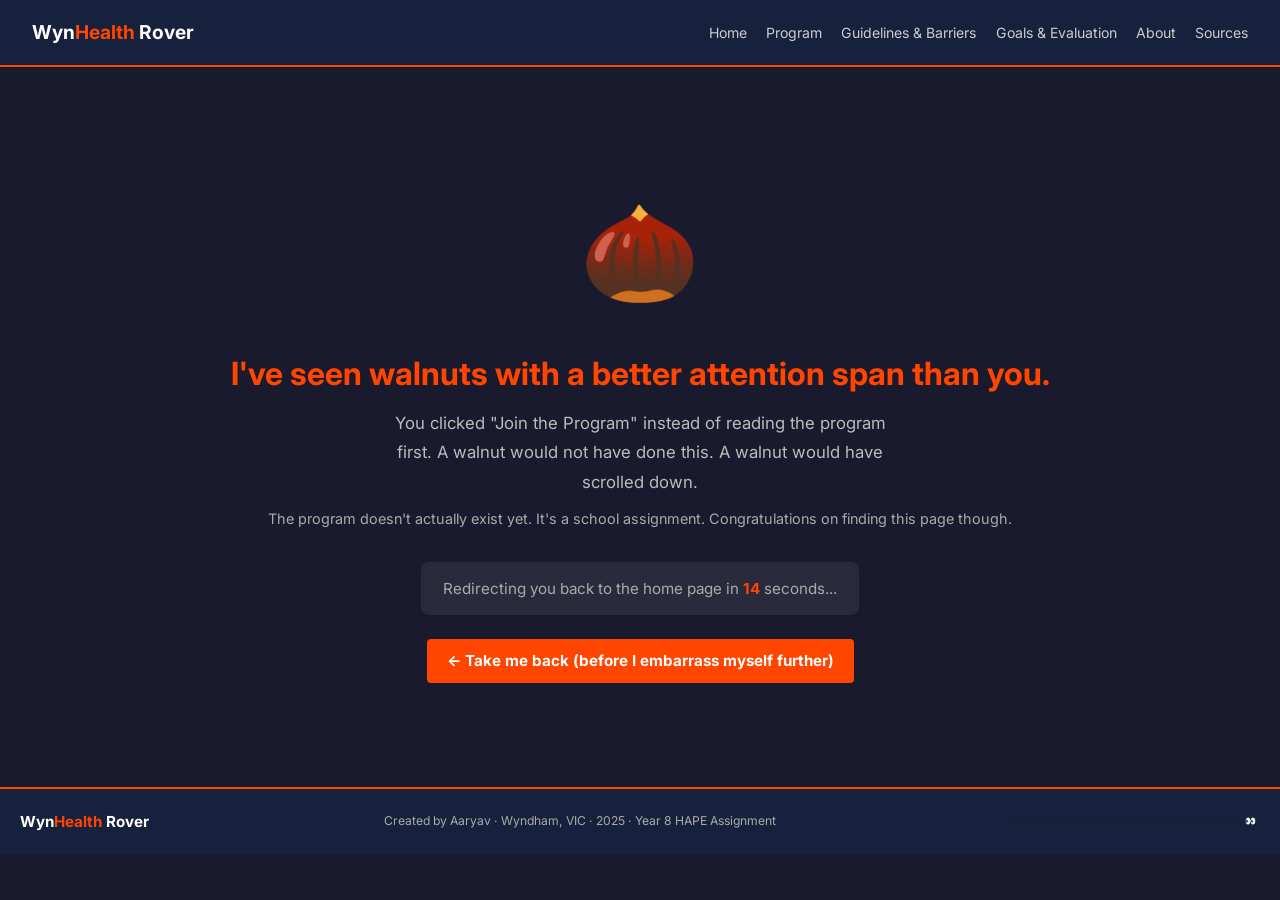
<file: join.html>
<!DOCTYPE html>
<html lang="en">
<head>
  <meta charset="UTF-8">
  <meta name="viewport" content="width=device-width, initial-scale=1.0">
  <title>Join – WynHealth Rover</title>
  <link rel="stylesheet" href="style.css">
  <style>
    .walnut-page { min-height: 80vh; display: flex; flex-direction: column; align-items: center; justify-content: center; text-align: center; padding: 40px 24px; }
    .walnut-emoji { font-size: 6rem; margin-bottom: 20px; animation: wobble 1.5s infinite; display: block; }
    @keyframes wobble { 0%,100% { transform: rotate(-5deg); } 50% { transform: rotate(5deg); } }
    .walnut-heading { font-size: 2rem; font-weight: bold; color: #ff4500; margin-bottom: 14px; line-height: 1.3; }
    .walnut-sub { color: #bbb; font-size: 1.05rem; margin-bottom: 10px; max-width: 500px; line-height: 1.75; }
    .walnut-small { color: #aaa; font-size: 0.9rem; margin-bottom: 30px; }
    .redirect-bar { background: rgba(255,255,255,0.07); border-radius: 8px; padding: 14px 22px; font-size: 0.95rem; color: #aaa; margin-bottom: 24px; }
    .redirect-bar span { color: #ff4500; font-weight: bold; }
  </style>
</head>
<body>
<nav id="main-nav"></nav>
<div id="clown-overlay"></div>
<div class="walnut-page">
  <span class="walnut-emoji">🌰</span>
  <div class="walnut-heading">I've seen walnuts with a better attention span than you.</div>
  <p class="walnut-sub">You clicked "Join the Program" instead of reading the program first. A walnut would not have done this. A walnut would have scrolled down.</p>
  <p class="walnut-small">The program doesn't actually exist yet. It's a school assignment. Congratulations on finding this page though.</p>
  <div class="redirect-bar">Redirecting you back to the home page in <span id="countdown">15</span> seconds...</div>
  <a href="index.html" class="btn">← Take me back (before I embarrass myself further)</a>
</div>
<footer id="main-footer"></footer>
<script>window.currentPage = '';</script>
<script src="shared.js"></script>
<script>
  let n = 15;
  const el = document.getElementById('countdown');
  const t = setInterval(() => {
    n--;
    el.textContent = n;
    if (n <= 0) { clearInterval(t); window.location.href = 'index.html'; }
  }, 1000);
</script>
</body>
</html>
</file>
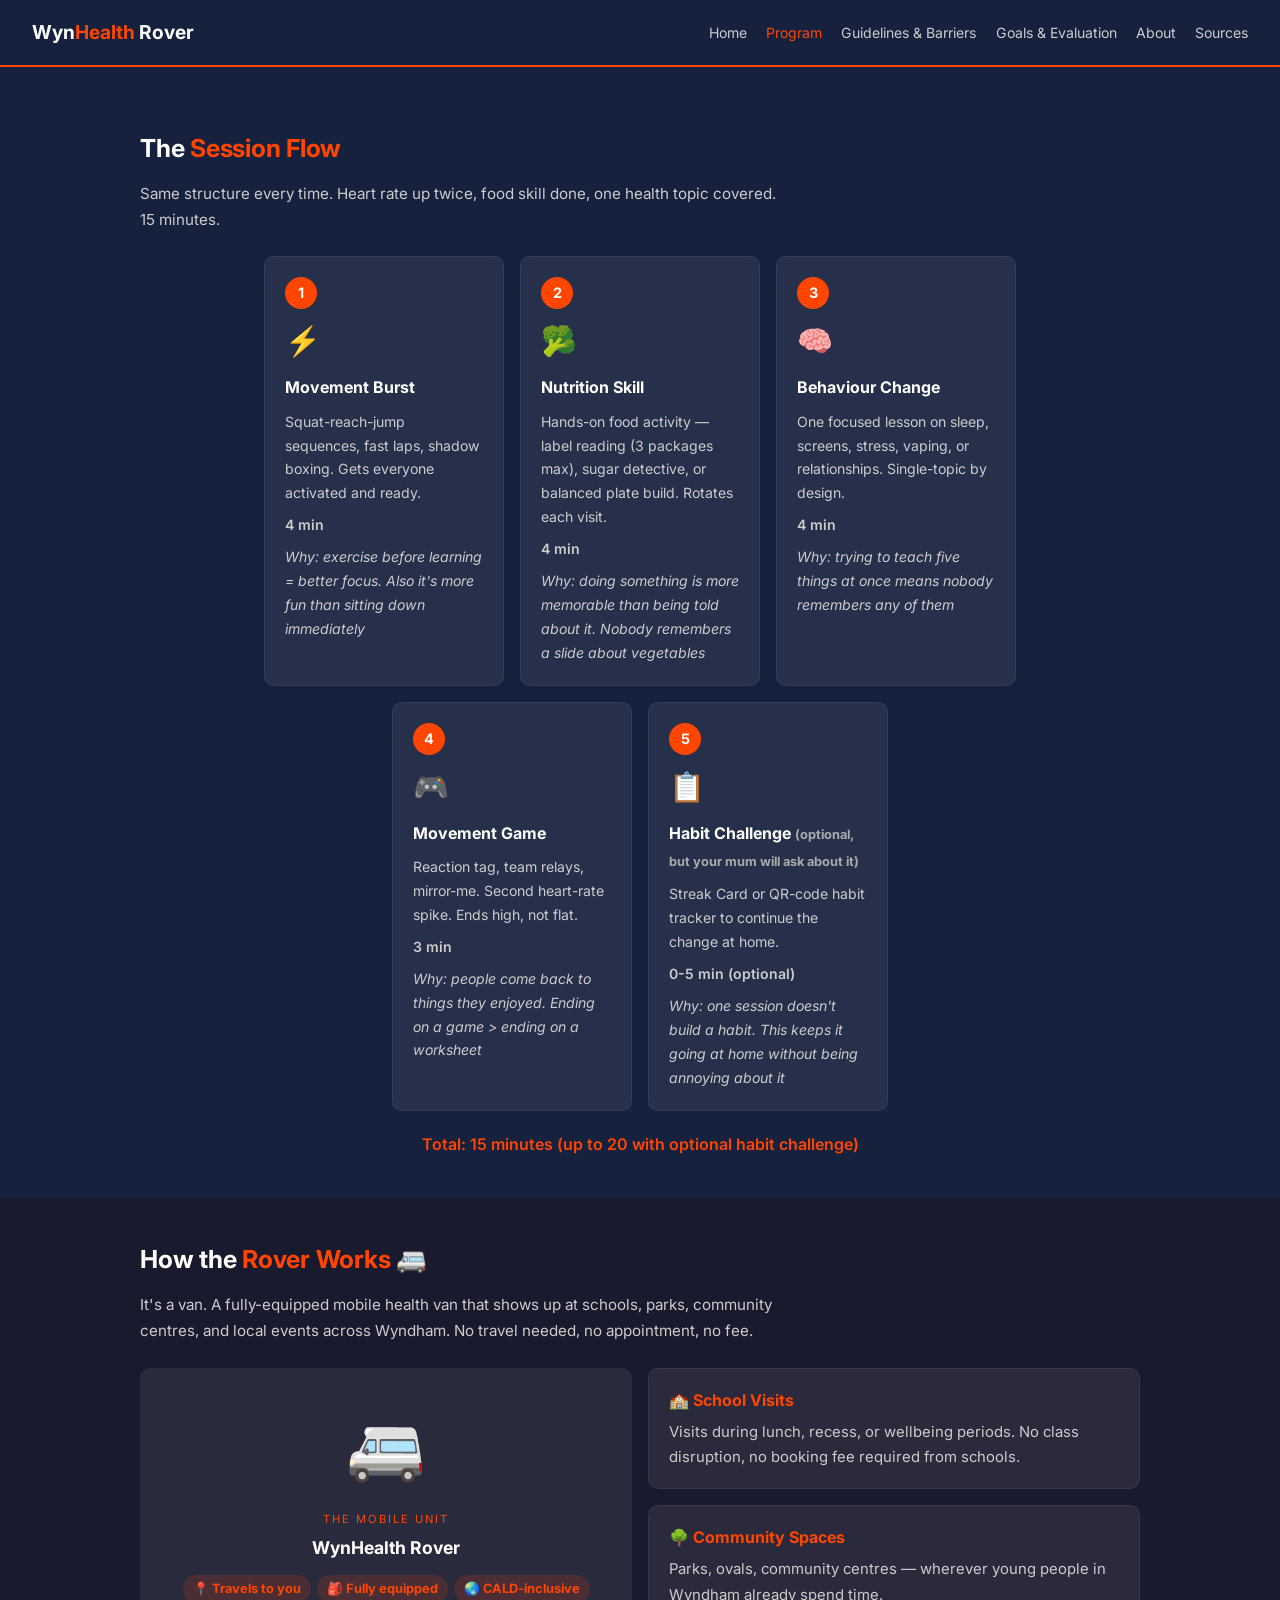
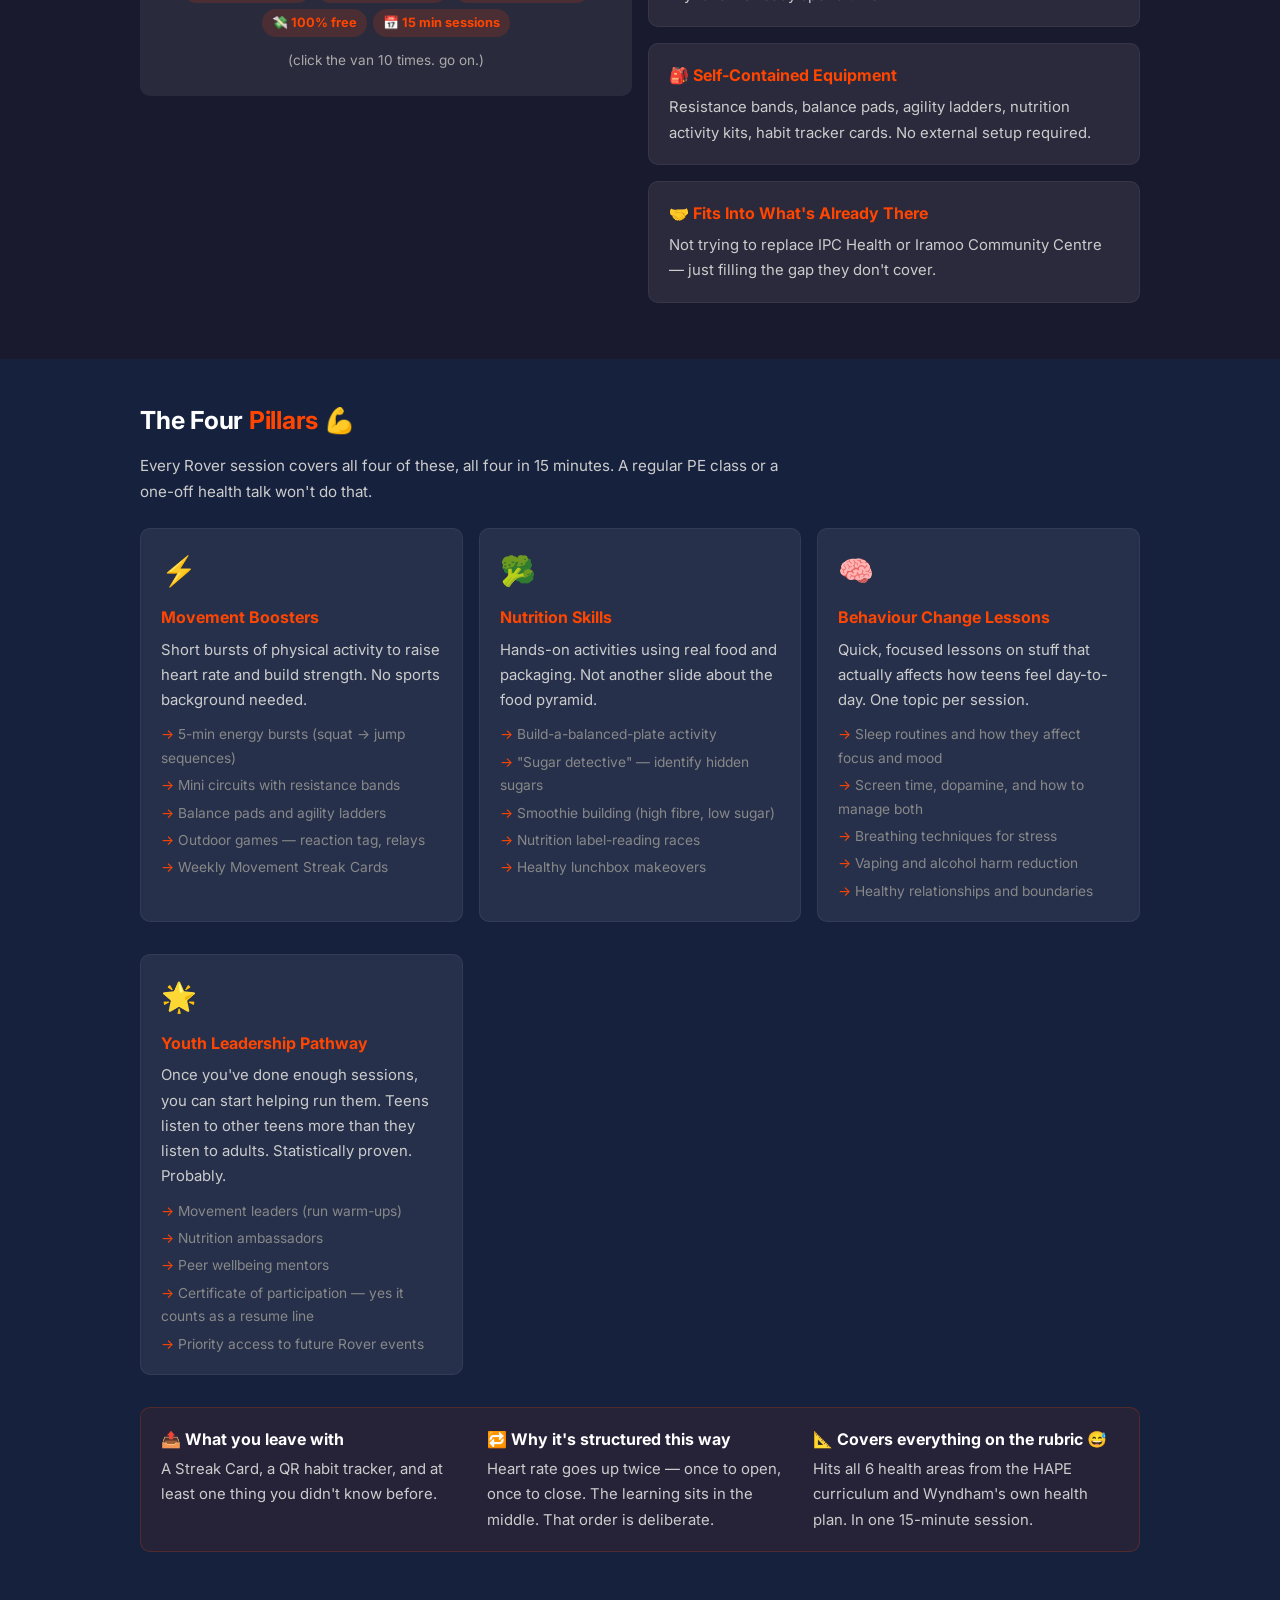
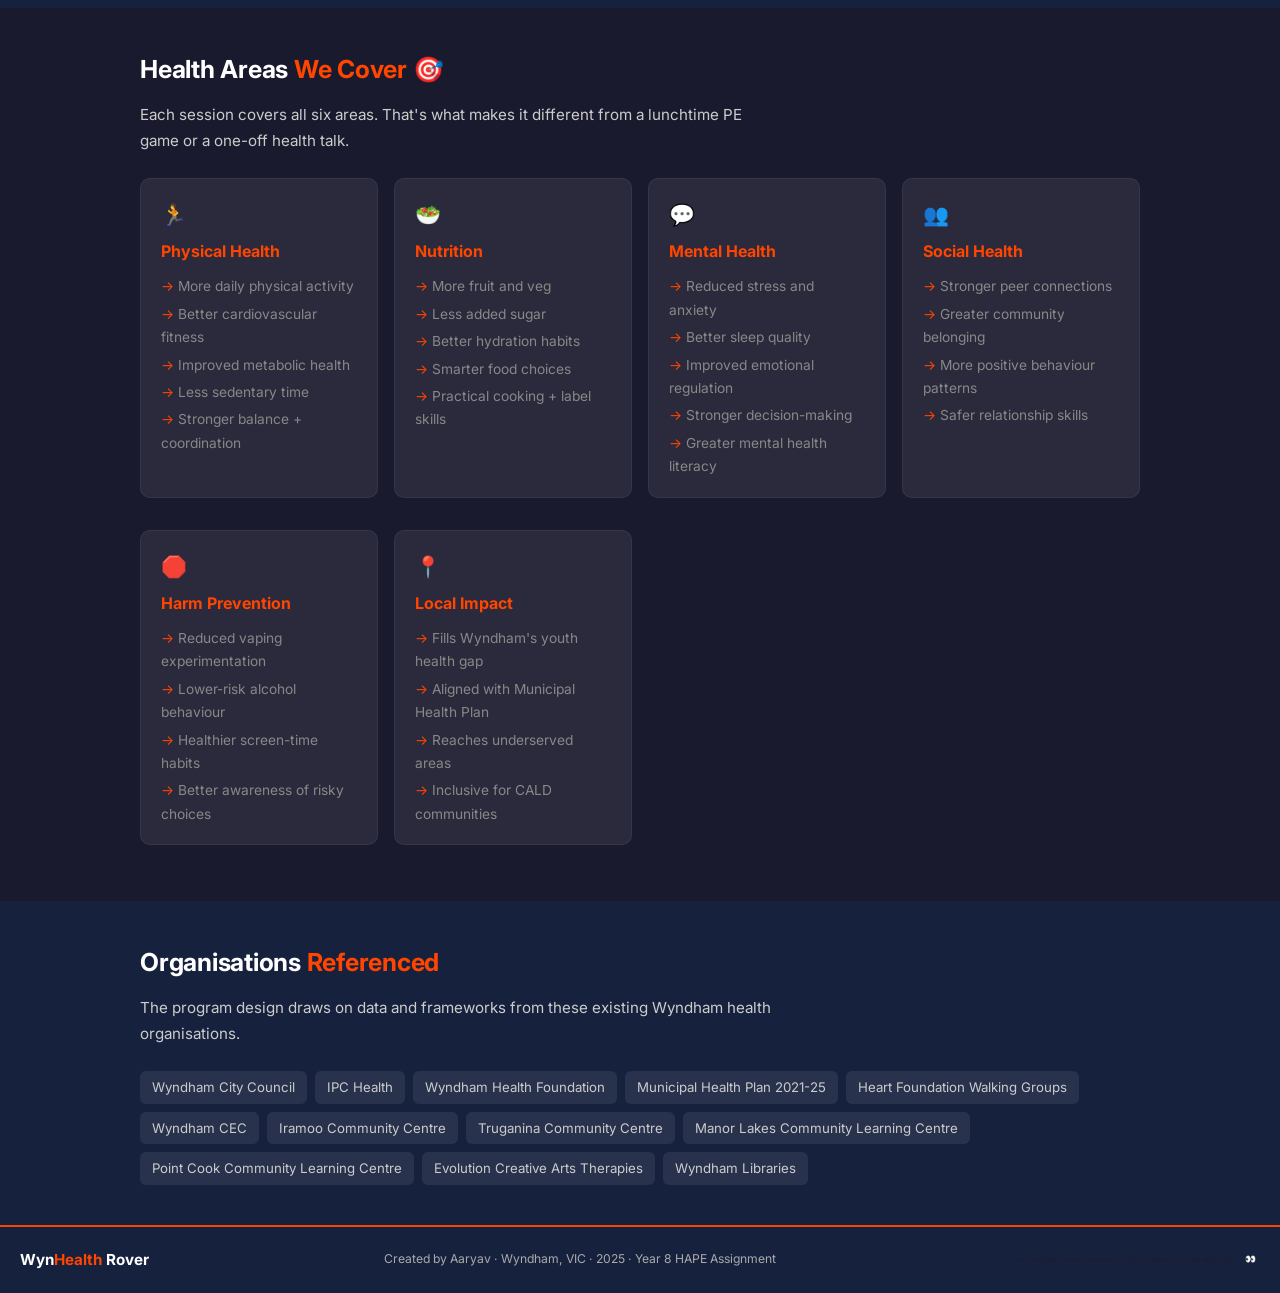
<file: program.html>
<!DOCTYPE html>
<html lang="en">
<head>
  <meta charset="UTF-8">
  <meta name="viewport" content="width=device-width, initial-scale=1.0">
  <title>Program – WynHealth Rover</title>
  <link rel="stylesheet" href="style.css">
</head>
<body>

<nav id="main-nav"></nav>
<div id="clown-overlay"></div>

<!-- SESSION FLOW -->
<section style="background:#16213e;padding-top:60px;">
  <div class="container">
    <h2>The <span>Session Flow</span></h2>
    <p class="section-sub">Same structure every time. Heart rate up twice, food skill done, one health topic covered. 15 minutes.</p>

    <div class="session-flow">

      <div class="flow-step">
        <div class="step-number">1</div>
        <div class="step-icon">⚡</div>
        <h3>Movement Burst</h3>
        <p>Squat-reach-jump sequences, fast laps, shadow boxing. Gets everyone activated and ready.</p>
        <p class="step-time">4 min</p>
        <p class="step-why">Why: exercise before learning = better focus. Also it's more fun than sitting down immediately</p>
      </div>

      <div class="flow-step">
        <div class="step-number">2</div>
        <div class="step-icon">🥦</div>
        <h3>Nutrition Skill</h3>
        <p>Hands-on food activity — label reading (3 packages max), sugar detective, or balanced plate build. Rotates each visit.</p>
        <p class="step-time">4 min</p>
        <p class="step-why">Why: doing something is more memorable than being told about it. Nobody remembers a slide about vegetables</p>
      </div>

      <div class="flow-step">
        <div class="step-number">3</div>
        <div class="step-icon">🧠</div>
        <h3>Behaviour Change</h3>
        <p>One focused lesson on sleep, screens, stress, vaping, or relationships. Single-topic by design.</p>
        <p class="step-time">4 min</p>
        <p class="step-why">Why: trying to teach five things at once means nobody remembers any of them</p>
      </div>

      <div class="flow-step">
        <div class="step-number">4</div>
        <div class="step-icon">🎮</div>
        <h3>Movement Game</h3>
        <p>Reaction tag, team relays, mirror-me. Second heart-rate spike. Ends high, not flat.</p>
        <p class="step-time">3 min</p>
        <p class="step-why">Why: people come back to things they enjoyed. Ending on a game &gt; ending on a worksheet</p>
      </div>

      <div class="flow-step">
        <div class="step-number">5</div>
        <div class="step-icon">📋</div>
        <h3>Habit Challenge <span style="font-size:0.8rem;color:#aaa;">(optional, but your mum will ask about it)</span></h3>
        <p>Streak Card or QR-code habit tracker to continue the change at home.</p>
        <p class="step-time">0-5 min (optional)</p>
        <p class="step-why">Why: one session doesn't build a habit. This keeps it going at home without being annoying about it</p>
      </div>

    </div>

    <p class="session-total">Total: 15 minutes (up to 20 with optional habit challenge)</p>
  </div>
</section>

<!-- HOW THE ROVER WORKS -->
<section>
  <div class="container">
    <h2>How the <span>Rover Works</span> 🚐</h2>
    <p class="section-sub">It's a van. A fully-equipped mobile health van that shows up at schools, parks, community centres, and local events across Wyndham. No travel needed, no appointment, no fee.</p>

    <div class="grid-2" style="align-items:start;">
      <div style="background:rgba(255,255,255,0.07);border-radius:10px;padding:24px;text-align:center;">
        <span class="van-click" style="font-size:4rem;cursor:pointer;display:block;margin-bottom:10px;transition:transform 0.3s;">🚐</span>
        <div style="font-size:0.7rem;color:#ff4500;text-transform:uppercase;letter-spacing:2px;margin-bottom:4px;">The Mobile Unit</div>
        <strong style="font-size:1.1rem;display:block;margin-bottom:12px;">WynHealth Rover</strong>
        <div style="display:flex;flex-wrap:wrap;gap:6px;justify-content:center;">
          <span style="background:rgba(255,69,0,0.15);color:#ff4500;border-radius:99px;padding:3px 10px;font-size:0.8rem;font-weight:bold;">📍 Travels to you</span>
          <span style="background:rgba(255,69,0,0.15);color:#ff4500;border-radius:99px;padding:3px 10px;font-size:0.8rem;font-weight:bold;">🎒 Fully equipped</span>
          <span style="background:rgba(255,69,0,0.15);color:#ff4500;border-radius:99px;padding:3px 10px;font-size:0.8rem;font-weight:bold;">🌏 CALD-inclusive</span>
          <span style="background:rgba(255,69,0,0.15);color:#ff4500;border-radius:99px;padding:3px 10px;font-size:0.8rem;font-weight:bold;">💸 100% free</span>
          <span style="background:rgba(255,69,0,0.15);color:#ff4500;border-radius:99px;padding:3px 10px;font-size:0.8rem;font-weight:bold;">📅 15 min sessions</span>
        </div>
        <p style="color:#aaa;font-size:0.85rem;margin-top:12px;">(click the van 10 times. go on.)</p>
      </div>
      <div>
        <div class="card fade"><h3>🏫 School Visits</h3><p>Visits during lunch, recess, or wellbeing periods. No class disruption, no booking fee required from schools.</p></div>
        <div class="card fade"><h3>🌳 Community Spaces</h3><p>Parks, ovals, community centres — wherever young people in Wyndham already spend time.</p></div>
        <div class="card fade"><h3>🎒 Self-Contained Equipment</h3><p>Resistance bands, balance pads, agility ladders, nutrition activity kits, habit tracker cards. No external setup required.</p></div>
        <div class="card fade"><h3>🤝 Fits Into What's Already There</h3><p>Not trying to replace IPC Health or Iramoo Community Centre — just filling the gap they don't cover.</p></div>
      </div>
    </div>
  </div>
</section>

<!-- FOUR PILLARS -->
<section style="background:#16213e;">
  <div class="container">
    <h2>The Four <span>Pillars</span> 💪</h2>
    <p class="section-sub">Every Rover session covers all four of these, all four in 15 minutes. A regular PE class or a one-off health talk won't do that.</p>

    <div class="grid-2">
      <div class="card fade">
        <div style="font-size:1.8rem;margin-bottom:8px;">⚡</div>
        <h3>Movement Boosters</h3>
        <p>Short bursts of physical activity to raise heart rate and build strength. No sports background needed.</p>
        <ul class="prog-list">
          <li>5-min energy bursts (squat &rarr; jump sequences)</li>
          <li>Mini circuits with resistance bands</li>
          <li>Balance pads and agility ladders</li>
          <li>Outdoor games — reaction tag, relays</li>
          <li>Weekly Movement Streak Cards</li>
        </ul>
      </div>
      <div class="card fade">
        <div style="font-size:1.8rem;margin-bottom:8px;">🥦</div>
        <h3>Nutrition Skills</h3>
        <p>Hands-on activities using real food and packaging. Not another slide about the food pyramid.</p>
        <ul class="prog-list">
          <li>Build-a-balanced-plate activity</li>
          <li>"Sugar detective" — identify hidden sugars</li>
          <li>Smoothie building (high fibre, low sugar)</li>
          <li>Nutrition label-reading races</li>
          <li>Healthy lunchbox makeovers</li>
        </ul>
      </div>
      <div class="card fade">
        <div style="font-size:1.8rem;margin-bottom:8px;">🧠</div>
        <h3>Behaviour Change Lessons</h3>
        <p>Quick, focused lessons on stuff that actually affects how teens feel day-to-day. One topic per session.</p>
        <ul class="prog-list">
          <li>Sleep routines and how they affect focus and mood</li>
          <li>Screen time, dopamine, and how to manage both</li>
          <li>Breathing techniques for stress</li>
          <li>Vaping and alcohol harm reduction</li>
          <li>Healthy relationships and boundaries</li>
        </ul>
      </div>
      <div class="card fade">
        <div style="font-size:1.8rem;margin-bottom:8px;">🌟</div>
        <h3>Youth Leadership Pathway</h3>
        <p>Once you've done enough sessions, you can start helping run them. Teens listen to other teens more than they listen to adults. Statistically proven. Probably.</p>
        <ul class="prog-list">
          <li>Movement leaders (run warm-ups)</li>
          <li>Nutrition ambassadors</li>
          <li>Peer wellbeing mentors</li>
          <li>Certificate of participation — yes it counts as a resume line</li>
          <li>Priority access to future Rover events</li>
        </ul>
      </div>
    </div>

    <div class="card fade" style="margin-top:16px;background:rgba(255,69,0,0.07);border:1px solid rgba(255,69,0,0.2);">
      <div style="display:flex;flex-wrap:wrap;gap:20px;">
        <div style="flex:1;min-width:200px;">
          <strong>📤 What you leave with</strong>
          <p style="margin-top:4px;">A Streak Card, a QR habit tracker, and at least one thing you didn't know before.</p>
        </div>
        <div style="flex:1;min-width:200px;">
          <strong>🔁 Why it's structured this way</strong>
          <p style="margin-top:4px;">Heart rate goes up twice — once to open, once to close. The learning sits in the middle. That order is deliberate.</p>
        </div>
        <div style="flex:1;min-width:200px;">
          <strong>📐 Covers everything on the rubric 😅</strong>
          <p style="margin-top:4px;">Hits all 6 health areas from the HAPE curriculum and Wyndham's own health plan. In one 15-minute session.</p>
        </div>
      </div>
    </div>
  </div>
</section>

<!-- HEALTH AREAS -->
<section>
  <div class="container">
    <h2>Health Areas <span>We Cover</span> 🎯</h2>
    <p class="section-sub">Each session covers all six areas. That's what makes it different from a lunchtime PE game or a one-off health talk.</p>
    <div class="grid-3">
      <div class="card fade">
        <div style="font-size:1.3rem;margin-bottom:6px;">🏃</div>
        <h3>Physical Health</h3>
        <ul class="prog-list" style="color:#ff4500;">
          <li>More daily physical activity</li>
          <li>Better cardiovascular fitness</li>
          <li>Improved metabolic health</li>
          <li>Less sedentary time</li>
          <li>Stronger balance + coordination</li>
        </ul>
      </div>
      <div class="card fade">
        <div style="font-size:1.3rem;margin-bottom:6px;">🥗</div>
        <h3>Nutrition</h3>
        <ul class="prog-list" style="color:#ff4500;">
          <li>More fruit and veg</li>
          <li>Less added sugar</li>
          <li>Better hydration habits</li>
          <li>Smarter food choices</li>
          <li>Practical cooking + label skills</li>
        </ul>
      </div>
      <div class="card fade">
        <div style="font-size:1.3rem;margin-bottom:6px;">💬</div>
        <h3>Mental Health</h3>
        <ul class="prog-list" style="color:#ff4500;">
          <li>Reduced stress and anxiety</li>
          <li>Better sleep quality</li>
          <li>Improved emotional regulation</li>
          <li>Stronger decision-making</li>
          <li>Greater mental health literacy</li>
        </ul>
      </div>
      <div class="card fade">
        <div style="font-size:1.3rem;margin-bottom:6px;">👥</div>
        <h3>Social Health</h3>
        <ul class="prog-list" style="color:#ff4500;">
          <li>Stronger peer connections</li>
          <li>Greater community belonging</li>
          <li>More positive behaviour patterns</li>
          <li>Safer relationship skills</li>
        </ul>
      </div>
      <div class="card fade">
        <div style="font-size:1.3rem;margin-bottom:6px;">🛑</div>
        <h3>Harm Prevention</h3>
        <ul class="prog-list" style="color:#ff4500;">
          <li>Reduced vaping experimentation</li>
          <li>Lower-risk alcohol behaviour</li>
          <li>Healthier screen-time habits</li>
          <li>Better awareness of risky choices</li>
        </ul>
      </div>
      <div class="card fade">
        <div style="font-size:1.3rem;margin-bottom:6px;">📍</div>
        <h3>Local Impact</h3>
        <ul class="prog-list" style="color:#ff4500;">
          <li>Fills Wyndham's youth health gap</li>
          <li>Aligned with Municipal Health Plan</li>
          <li>Reaches underserved areas</li>
          <li>Inclusive for CALD communities</li>
        </ul>
      </div>
    </div>
  </div>
</section>

<!-- ORGS -->
<section style="background:#16213e;">
  <div class="container">
    <h2>Organisations <span>Referenced</span></h2>
    <p class="section-sub">The program design draws on data and frameworks from these existing Wyndham health organisations.</p>
    <div class="pill-wrap">
      <div class="pill">Wyndham City Council</div>
      <div class="pill">IPC Health</div>
      <div class="pill">Wyndham Health Foundation</div>
      <div class="pill">Municipal Health Plan 2021-25</div>
      <div class="pill">Heart Foundation Walking Groups</div>
      <div class="pill">Wyndham CEC</div>
      <div class="pill">Iramoo Community Centre</div>
      <div class="pill">Truganina Community Centre</div>
      <div class="pill">Manor Lakes Community Learning Centre</div>
      <div class="pill">Point Cook Community Learning Centre</div>
      <div class="pill">Evolution Creative Arts Therapies</div>
      <div class="pill">Wyndham Libraries</div>
    </div>
  </div>
</section>

<footer id="main-footer"></footer>
<script>window.currentPage = 'program.html';</script>
<script src="shared.js"></script>
</body>
</html>
</file>
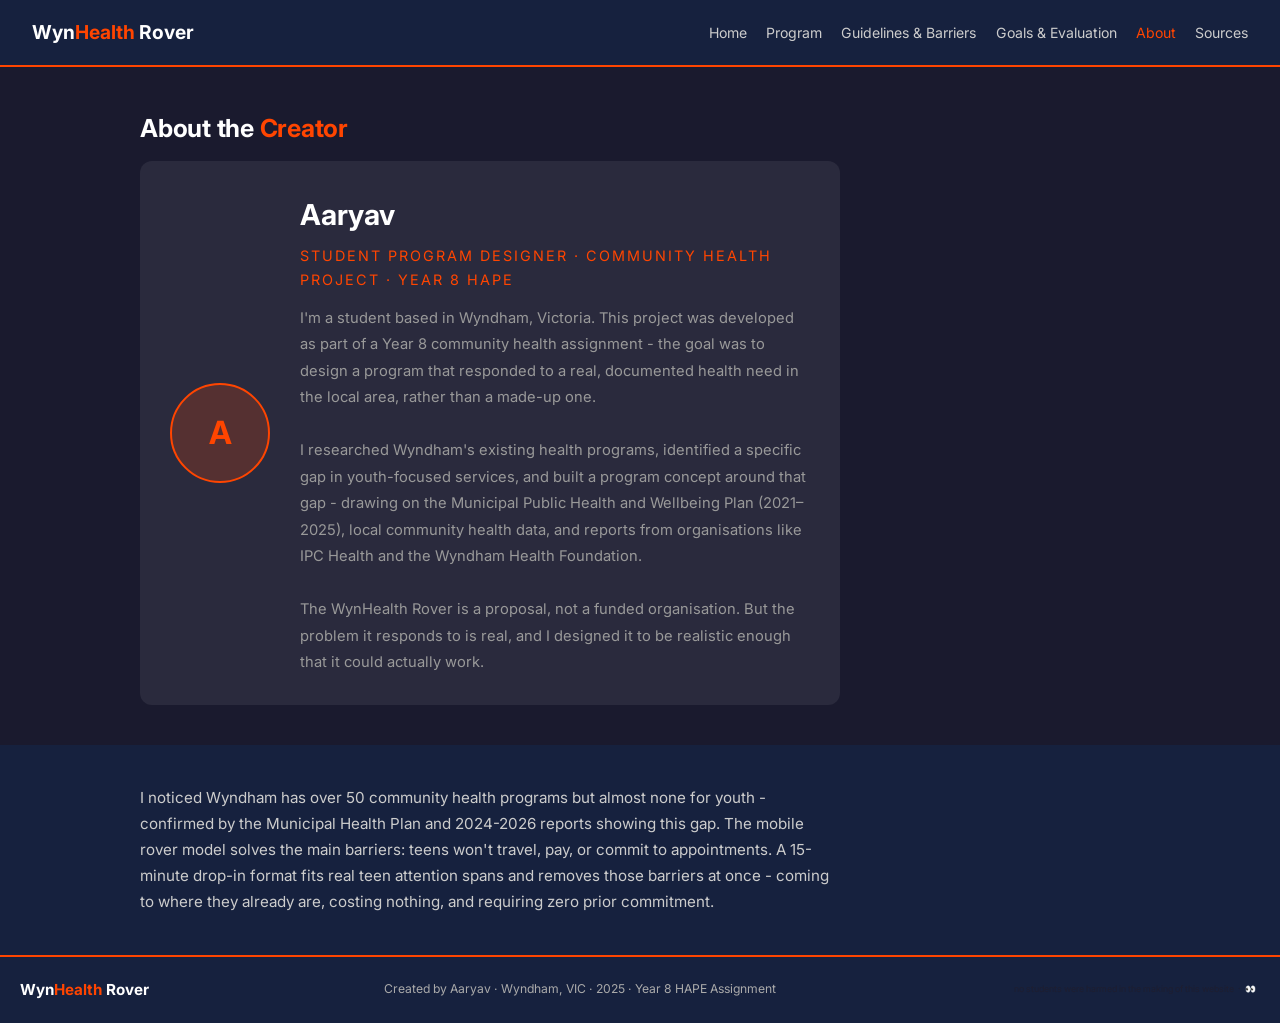
<file: reflection.html>
<!DOCTYPE html>
<html lang="en">
<head>
  <meta charset="UTF-8">
  <meta name="viewport" content="width=device-width, initial-scale=1.0">
  <title>About – WynHealth Rover</title>
  <link rel="stylesheet" href="style.css">
</head>
<body>
<nav id="main-nav"></nav>
<div id="clown-overlay"></div>
<section>
  <div class="container">
    <h2>About the <span>Creator</span></h2>
    <div style="display:grid;grid-template-columns:auto 1fr;gap:30px;align-items:center;background:rgba(255,255,255,0.07);border-radius:12px;padding:30px;max-width:700px;" class="fade">
      <div class="aaryav-click" style="width:100px;height:100px;border-radius:50%;background:rgba(255,69,0,0.2);border:2px solid #ff4500;display:flex;align-items:center;justify-content:center;font-size:2rem;font-weight:bold;color:#ff4500;cursor:pointer;flex-shrink:0;" title="(try clicking 3 times)">A</div>
      <div>
        <h3 style="font-size:1.8rem;margin-bottom:4px;cursor:pointer;" class="aaryav-click">Aaryav</h3>
        <div style="font-size:0.9rem;color:#ff4500;text-transform:uppercase;letter-spacing:2px;margin-bottom:12px;">Student Program Designer · Community Health Project · Year 8 HAPE</div>
        <p style="color:#999;line-height:1.8;font-size:0.92rem;">I'm a student based in Wyndham, Victoria. This project was developed as part of a Year 8 community health assignment - the goal was to design a program that responded to a real, documented health need in the local area, rather than a made-up one.<br><br>I researched Wyndham's existing health programs, identified a specific gap in youth-focused services, and built a program concept around that gap - drawing on the Municipal Public Health and Wellbeing Plan (2021–2025), local community health data, and reports from organisations like IPC Health and the Wyndham Health Foundation.<br><br>The WynHealth Rover is a proposal, not a funded organisation. But the problem it responds to is real, and I designed it to be realistic enough that it could actually work.</p>
      </div>
    </div>
  </div>
</section>

<section style="background:#16213e;padding:40px 20px;">
  <div class="container">
    <p style="color:#ccc;line-height:1.7;font-size:0.95rem;max-width:700px;">
      I noticed Wyndham has over 50 community health programs but almost none for youth - confirmed by the Municipal Health Plan and 2024-2026 reports showing this gap. The mobile rover model solves the main barriers: teens won't travel, pay, or commit to appointments. A 15-minute drop-in format fits real teen attention spans and removes those barriers at once - coming to where they already are, costing nothing, and requiring zero prior commitment.
    </p>
  </div>
</section>

<footer id="main-footer"></footer>
<script>window.currentPage = 'reflection.html';</script>
<script src="shared.js"></script>
</body>
</html>
</file>
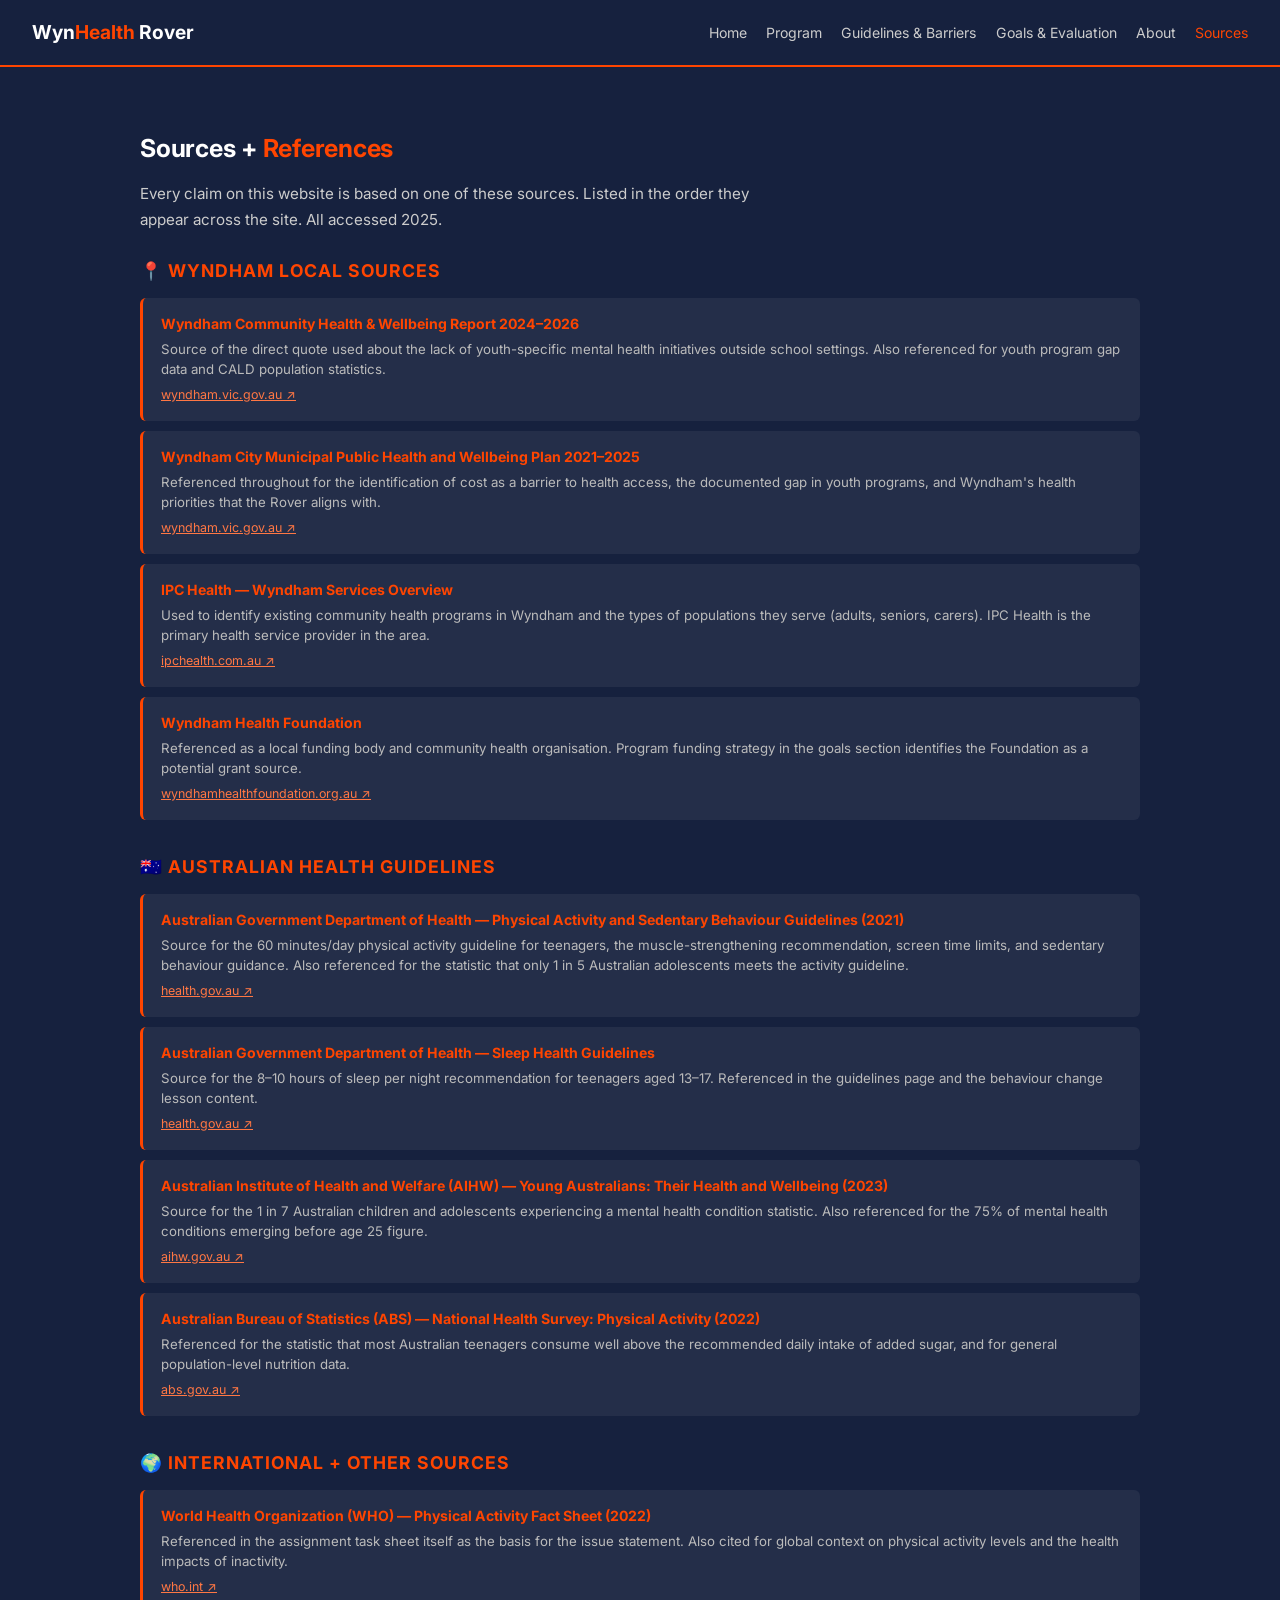
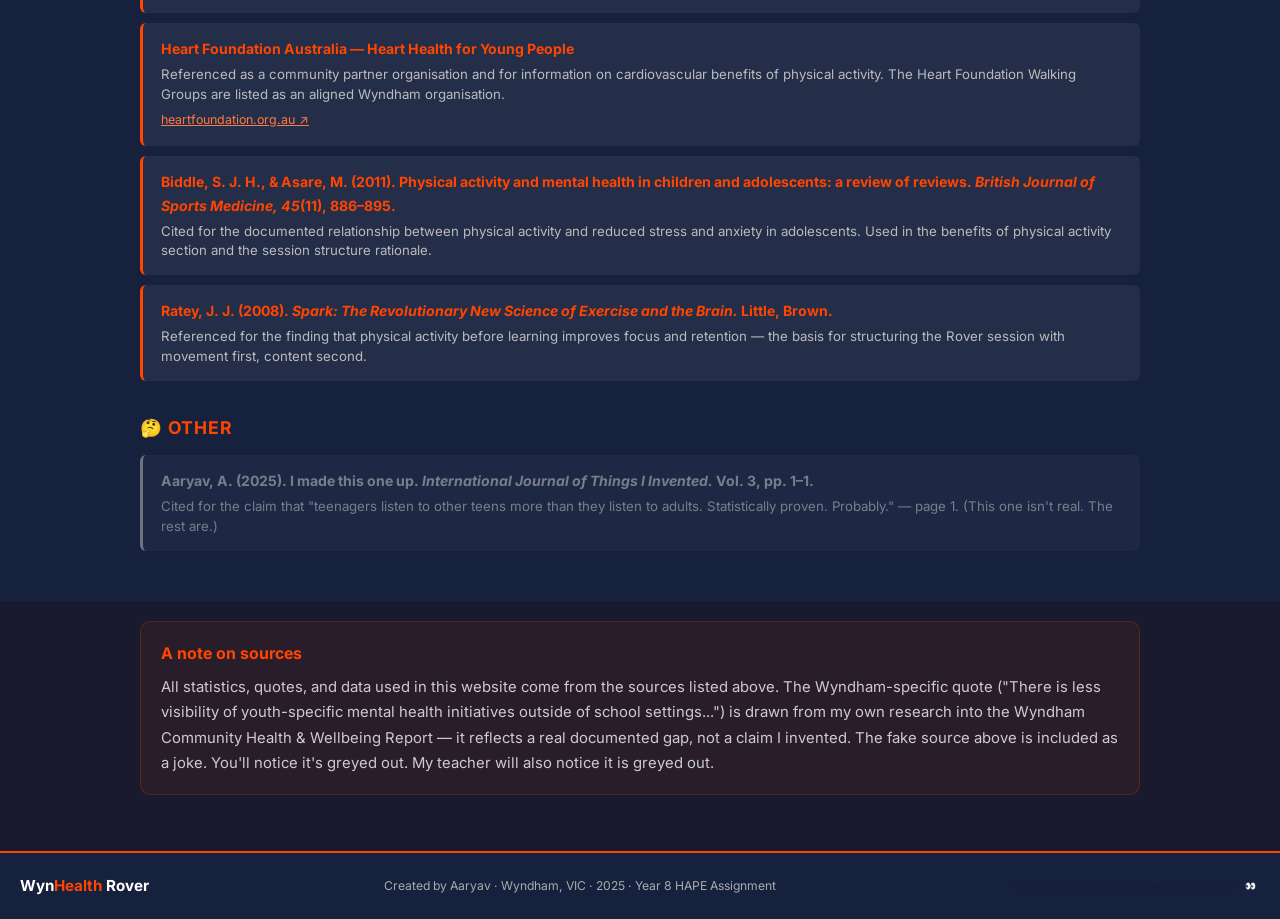
<file: sources.html>
<!DOCTYPE html>
<html lang="en">
<head>
  <meta charset="UTF-8">
  <meta name="viewport" content="width=device-width, initial-scale=1.0">
  <title>Sources – WynHealth Rover</title>
  <link rel="stylesheet" href="style.css">
</head>
<body>

<nav id="main-nav"></nav>
<div id="clown-overlay"></div>

<section style="background:#16213e;padding-top:60px;">
  <div class="container">
    <h2>Sources + <span>References</span></h2>
    <p class="section-sub">Every claim on this website is based on one of these sources. Listed in the order they appear across the site. All accessed 2025.</p>

    <h3 style="color:#ff4500;margin:24px 0 12px;font-size:1.1rem;text-transform:uppercase;letter-spacing:1px;">📍 Wyndham Local Sources</h3>

    <div class="source-item">
      <h4>Wyndham Community Health &amp; Wellbeing Report 2024–2026</h4>
      <p>Source of the direct quote used about the lack of youth-specific mental health initiatives outside school settings. Also referenced for youth program gap data and CALD population statistics.</p>
      <a href="https://www.wyndham.vic.gov.au/sites/default/files/2024-03/Community%20Health%20and%20Wellbeing%20Plan%202021-2025.pdf" target="_blank">wyndham.vic.gov.au ↗</a>
    </div>

    <div class="source-item">
      <h4>Wyndham City Municipal Public Health and Wellbeing Plan 2021–2025</h4>
      <p>Referenced throughout for the identification of cost as a barrier to health access, the documented gap in youth programs, and Wyndham's health priorities that the Rover aligns with.</p>
      <a href="https://www.wyndham.vic.gov.au/services/health-wellbeing/municipal-public-health-and-wellbeing-plan" target="_blank">wyndham.vic.gov.au ↗</a>
    </div>

    <div class="source-item">
      <h4>IPC Health — Wyndham Services Overview</h4>
      <p>Used to identify existing community health programs in Wyndham and the types of populations they serve (adults, seniors, carers). IPC Health is the primary health service provider in the area.</p>
      <a href="https://www.ipchealth.com.au" target="_blank">ipchealth.com.au ↗</a>
    </div>

    <div class="source-item">
      <h4>Wyndham Health Foundation</h4>
      <p>Referenced as a local funding body and community health organisation. Program funding strategy in the goals section identifies the Foundation as a potential grant source.</p>
      <a href="https://www.wyndhamhealthfoundation.org.au" target="_blank">wyndhamhealthfoundation.org.au ↗</a>
    </div>

    <h3 style="color:#ff4500;margin:32px 0 12px;font-size:1.1rem;text-transform:uppercase;letter-spacing:1px;">🇦🇺 Australian Health Guidelines</h3>

    <div class="source-item">
      <h4>Australian Government Department of Health — Physical Activity and Sedentary Behaviour Guidelines (2021)</h4>
      <p>Source for the 60 minutes/day physical activity guideline for teenagers, the muscle-strengthening recommendation, screen time limits, and sedentary behaviour guidance. Also referenced for the statistic that only 1 in 5 Australian adolescents meets the activity guideline.</p>
      <a href="https://www.health.gov.au/topics/physical-activity-and-exercise/physical-activity-and-exercise-guidelines-for-all-australians/for-young-people-aged-13-to-17-years" target="_blank">health.gov.au ↗</a>
    </div>

    <div class="source-item">
      <h4>Australian Government Department of Health — Sleep Health Guidelines</h4>
      <p>Source for the 8–10 hours of sleep per night recommendation for teenagers aged 13–17. Referenced in the guidelines page and the behaviour change lesson content.</p>
      <a href="https://www.health.gov.au/topics/physical-activity-and-exercise/physical-activity-and-exercise-guidelines-for-all-australians/for-young-people-aged-13-to-17-years" target="_blank">health.gov.au ↗</a>
    </div>

    <div class="source-item">
      <h4>Australian Institute of Health and Welfare (AIHW) — Young Australians: Their Health and Wellbeing (2023)</h4>
      <p>Source for the 1 in 7 Australian children and adolescents experiencing a mental health condition statistic. Also referenced for the 75% of mental health conditions emerging before age 25 figure.</p>
      <a href="https://www.aihw.gov.au/reports/children-youth/young-australians-their-health-and-wellbeing" target="_blank">aihw.gov.au ↗</a>
    </div>

    <div class="source-item">
      <h4>Australian Bureau of Statistics (ABS) — National Health Survey: Physical Activity (2022)</h4>
      <p>Referenced for the statistic that most Australian teenagers consume well above the recommended daily intake of added sugar, and for general population-level nutrition data.</p>
      <a href="https://www.abs.gov.au/statistics/health/health-conditions-and-risks/physical-activity" target="_blank">abs.gov.au ↗</a>
    </div>

    <h3 style="color:#ff4500;margin:32px 0 12px;font-size:1.1rem;text-transform:uppercase;letter-spacing:1px;">🌍 International + Other Sources</h3>

    <div class="source-item">
      <h4>World Health Organization (WHO) — Physical Activity Fact Sheet (2022)</h4>
      <p>Referenced in the assignment task sheet itself as the basis for the issue statement. Also cited for global context on physical activity levels and the health impacts of inactivity.</p>
      <a href="https://www.who.int/news-room/fact-sheets/detail/physical-activity" target="_blank">who.int ↗</a>
    </div>

    <div class="source-item">
      <h4>Heart Foundation Australia — Heart Health for Young People</h4>
      <p>Referenced as a community partner organisation and for information on cardiovascular benefits of physical activity. The Heart Foundation Walking Groups are listed as an aligned Wyndham organisation.</p>
      <a href="https://www.heartfoundation.org.au" target="_blank">heartfoundation.org.au ↗</a>
    </div>

    <div class="source-item">
      <h4>Biddle, S. J. H., &amp; Asare, M. (2011). Physical activity and mental health in children and adolescents: a review of reviews. <em>British Journal of Sports Medicine, 45</em>(11), 886–895.</h4>
      <p>Cited for the documented relationship between physical activity and reduced stress and anxiety in adolescents. Used in the benefits of physical activity section and the session structure rationale.</p>
    </div>

    <div class="source-item">
      <h4>Ratey, J. J. (2008). <em>Spark: The Revolutionary New Science of Exercise and the Brain.</em> Little, Brown.</h4>
      <p>Referenced for the finding that physical activity before learning improves focus and retention — the basis for structuring the Rover session with movement first, content second.</p>
    </div>

    <h3 style="color:#ff4500;margin:32px 0 12px;font-size:1.1rem;text-transform:uppercase;letter-spacing:1px;">🤔 Other</h3>

    <div class="source-item fake-source">
      <h4>Aaryav, A. (2025). I made this one up. <em>International Journal of Things I Invented.</em> Vol. 3, pp. 1–1.</h4>
      <p>Cited for the claim that "teenagers listen to other teens more than they listen to adults. Statistically proven. Probably." — page 1. (This one isn't real. The rest are.)</p>
    </div>

  </div>
</section>

<section style="padding-top:20px;padding-bottom:40px;">
  <div class="container">
    <div class="card" style="background:rgba(255,69,0,0.07);border:1px solid rgba(255,69,0,0.2);">
      <h3>A note on sources</h3>
      <p style="margin-top:8px;color:#ccc;font-size:0.93rem;">
        All statistics, quotes, and data used in this website come from the sources listed above. The Wyndham-specific quote
        ("There is less visibility of youth-specific mental health initiatives outside of school settings...") is drawn from
        my own research into the Wyndham Community Health &amp; Wellbeing Report — it reflects a real documented gap, not a claim I invented.
        The fake source above is included as a joke. You'll notice it's greyed out. My teacher will also notice it is greyed out.
      </p>
    </div>
  </div>
</section>

<footer id="main-footer"></footer>
<script>window.currentPage = 'sources.html';</script>
<script src="shared.js"></script>
</body>
</html>
</file>
<file: style.css>
@import url('https://fonts.googleapis.com/css2?family=Inter:wght@400;500;600;700&display=swap');

* { margin: 0; padding: 0; box-sizing: border-box; }
html { scroll-behavior: smooth; }

body {
  font-family: 'Inter', Arial, sans-serif;
  background: #1a1a2e;
  color: white;
  line-height: 1.7;
  overflow-x: hidden;
}

/* NAV */
nav {
  background: #16213e;
  padding: 1rem 2rem;
  display: flex;
  align-items: center;
  justify-content: space-between;
  border-bottom: 2px solid #ff4500;
  position: sticky;
  top: 0;
  z-index: 100;
}
.nav-logo {
  font-size: 1.2rem;
  font-weight: bold;
  color: white;
  text-decoration: none;
}
.nav-logo span { color: #ff4500; }
nav ul { display: flex; gap: 1.2rem; list-style: none; flex-wrap: wrap; }
nav ul a {
  color: #ccc;
  text-decoration: none;
  font-size: 0.88rem;
}
nav ul a:hover, nav ul a.active { color: #ff4500; }

/* GENERAL */
section { padding: 40px 20px; }
.container { max-width: 1000px; margin: 0 auto; }

h2 {
  font-size: 1.55rem;
  font-weight: 700;
  margin-bottom: 12px;
  color: white;
  letter-spacing: -0.01em;
}
h2 span { color: #ff4500; }

.section-sub {
  color: #ccc;
  margin-bottom: 24px;
  font-size: 0.95rem;
  max-width: 640px;
}

/* CARDS */
.card {
  background: rgba(255,255,255,0.07);
  padding: 18px 20px;
  border-radius: 10px;
  margin-bottom: 16px;
  border: 1px solid rgba(255,255,255,0.06);
}
.card h3 { color: #ff4500; margin-bottom: 6px; font-size: 1rem; }
.card p { color: #ccc; font-size: 0.93rem; }

/* GRID */
.grid-2 { display: grid; grid-template-columns: repeat(auto-fit, minmax(280px, 1fr)); gap: 16px; }
.grid-3 { display: grid; grid-template-columns: repeat(auto-fit, minmax(230px, 1fr)); gap: 16px; }

/* BUTTONS */
.btn {
  display: inline-block;
  padding: 9px 20px;
  background: #ff4500;
  color: white;
  font-weight: bold;
  border-radius: 4px;
  text-decoration: none;
  border: none;
  cursor: pointer;
  font-size: 0.95rem;
}
.btn:hover { background: #e03e00; }
.btn-outline {
  background: transparent;
  border: 2px solid #ff4500;
  color: #ff4500;
}
.btn-outline:hover { background: #ff4500; color: white; }

/* STATS */
.stats-row {
  display: grid;
  grid-template-columns: repeat(auto-fit, minmax(150px, 1fr));
  gap: 12px;
  margin: 24px 0;
}
.stat-box {
  background: rgba(255,255,255,0.08);
  border-radius: 8px;
  padding: 16px 12px;
  text-align: center;
}
.stat-num {
  font-size: 2rem;
  font-weight: 700;
  color: #ff4500;
  line-height: 1;
  margin-bottom: 5px;
  letter-spacing: -0.02em;
}
.stat-label { font-size: 0.82rem; color: #ccc; line-height: 1.4; }
.stat-footnote {
  font-size: 0.72rem;
  color: #bbb;
  margin-top: 5px;
  font-style: italic;
}

/* HERO */
.hero {
  background: #16213e;
  padding: 55px 20px 40px;
  text-align: center;
}
.hero h1 {
  font-size: 2.6rem;
  font-weight: 700;
  color: #ff4500;
  letter-spacing: 1px;
  margin-bottom: 8px;
}
.hero .tagline {
  font-size: 1.15rem;
  color: #e0e0e0;
  margin-bottom: 14px;
  font-weight: 500;
  letter-spacing: 0.01em;
}
.hero p { color: #aaa; font-size: 0.95rem; margin-bottom: 22px; max-width: 540px; margin-left: auto; margin-right: auto; }
.hero-btns { display: flex; gap: 10px; justify-content: center; flex-wrap: wrap; }

/* TABLE */
.compare-table { width: 100%; border-collapse: collapse; margin-top: 16px; font-size: 0.9rem; }
.compare-table th {
  background: #16213e;
  color: #ccc;
  padding: 9px 12px;
  text-align: left;
  font-size: 0.8rem;
  text-transform: uppercase;
}
.compare-table th.hl { color: #ff4500; }
.compare-table td { padding: 9px 12px; border-bottom: 1px solid rgba(255,255,255,0.07); color: #aaa; vertical-align: top; }
.compare-table td.row-label { color: white; font-weight: bold; font-size: 0.86rem; }
.compare-table td.rover { color: white; background: rgba(255,69,0,0.07); border-left: 2px solid rgba(255,69,0,0.35); }
.compare-table tr:last-child td { border-bottom: none; }
.y { color: #ff4500; font-weight: bold; }
.n { color: #999; }

/* FLOW TIMELINE */
.flow-steps { display: flex; flex-direction: column; max-width: 660px; }
.flow-item { display: flex; gap: 14px; align-items: stretch; }
.flow-left { display: flex; flex-direction: column; align-items: center; width: 28px; flex-shrink: 0; }
.flow-circle {
  width: 28px; height: 28px; border-radius: 50%;
  background: #ff4500;
  display: flex; align-items: center; justify-content: center;
  font-weight: bold; font-size: 0.78rem; color: white; flex-shrink: 0;
}
.flow-line { width: 2px; flex: 1; background: rgba(255,255,255,0.12); margin: 4px 0; min-height: 10px; }
.flow-item:last-child .flow-line { display: none; }
.flow-content {
  background: rgba(255,255,255,0.08);
  border-radius: 8px;
  padding: 12px 16px;
  margin-bottom: 8px;
  flex: 1;
}
.flow-time {
  display: inline-block;
  background: rgba(255,69,0,0.18);
  color: #ff4500;
  font-size: 0.72rem;
  padding: 2px 7px;
  border-radius: 99px;
  margin-right: 6px;
  font-weight: bold;
}
.flow-content strong { font-size: 0.92rem; }
.flow-content p { font-size: 0.86rem; color: #ccc; margin-top: 4px; }
.flow-why { margin-top: 5px; font-size: 0.76rem; color: #aaa; font-style: italic; }
.flow-why span { color: #ff4500; }

/* QUOTE */
.quote-box {
  background: rgba(255,255,255,0.06);
  border-left: 3px solid #ff4500;
  padding: 14px 18px;
  border-radius: 0 6px 6px 0;
  margin: 16px 0;
}
.quote-box p { font-style: italic; color: #ccc; font-size: 0.92rem; margin-bottom: 6px; }
.quote-box cite { font-size: 0.74rem; color: #ff4500; }

/* PILL TAGS */
.pill-wrap { display: flex; flex-wrap: wrap; gap: 8px; margin-top: 16px; }
.pill {
  background: rgba(255,255,255,0.08);
  border-radius: 6px;
  padding: 5px 12px;
  font-size: 0.83rem;
  color: #ccc;
}

/* FOOTER */
footer {
  background: #16213e;
  padding: 20px;
  display: flex;
  align-items: center;
  justify-content: space-between;
  flex-wrap: wrap;
  gap: 8px;
  border-top: 2px solid #ff4500;
}
.footer-logo { font-size: 0.95rem; font-weight: bold; }
.footer-logo span { color: #ff4500; }
footer p { font-size: 0.76rem; color: #aaa; }
.footer-secret { font-size: 0.55rem; color: #1e1e30; cursor: default; user-select: none; }
.footer-secret:hover { color: #333; }

/* SOURCE PAGE */
.source-item {
  background: rgba(255,255,255,0.06);
  border-radius: 6px;
  padding: 14px 18px;
  margin-bottom: 10px;
  border-left: 3px solid #ff4500;
}
.source-item h4 { color: #ff4500; font-size: 0.88rem; margin-bottom: 4px; }
.source-item p { color: #bbb; font-size: 0.83rem; line-height: 1.5; }
.source-item a { color: #ff7744; font-size: 0.78rem; }
.fake-source { border-left-color: #aaa; opacity: 0.6; }
.fake-source h4 { color: #bbb; }

/* GUIDELINES PAGE */
.guideline-card {
  background: rgba(255,255,255,0.08);
  border-radius: 8px;
  padding: 16px;
  margin-bottom: 14px;
}
.guideline-card h3 { color: #ff4500; margin-bottom: 5px; }
.guideline-card .rec {
  font-size: 1.3rem;
  font-weight: bold;
  color: white;
  margin: 6px 0;
}
.guideline-card p { color: #ccc; font-size: 0.9rem; }
.guideline-card .rover-link {
  margin-top: 8px;
  font-size: 0.83rem;
  color: #ff7744;
  background: rgba(255,69,0,0.08);
  padding: 5px 10px;
  border-radius: 4px;
  display: inline-block;
}

/* BARRIER CARDS */
.barrier-item {
  background: rgba(255,255,255,0.06);
  border-radius: 8px;
  padding: 0;
  margin-bottom: 10px;
  overflow: hidden;
  display: grid;
  grid-template-columns: 1fr 1fr;
}
.barrier-left { padding: 14px 18px; }
.barrier-left h4 { font-size: 0.92rem; margin-bottom: 4px; }
.barrier-left p { font-size: 0.83rem; color: #aaa; }
.barrier-right {
  background: rgba(255,69,0,0.08);
  border-left: 2px solid rgba(255,69,0,0.25);
  padding: 14px 18px;
}
.barrier-right .resp-label { font-size: 0.63rem; color: #ff4500; text-transform: uppercase; letter-spacing: 0.1em; margin-bottom: 4px; }
.barrier-right p { font-size: 0.83rem; color: #ccc; }

/* DIMENSION CARDS */
.dim-card {
  background: rgba(255,255,255,0.08);
  border-radius: 8px;
  padding: 16px;
  border-top: 2px solid #ff4500;
}
.dim-card .dim-icon { font-size: 1.7rem; margin-bottom: 6px; }
.dim-card h3 { color: white; margin-bottom: 5px; font-size: 0.97rem; }
.dim-card p { color: #ccc; font-size: 0.86rem; }
.dim-card .dim-link { margin-top: 8px; font-size: 0.8rem; color: #ff7744; }

/* JOIN BUTTON */
.join-btn-wrap {
  display: flex;
  align-items: center;
  justify-content: center;
  gap: 10px;
  margin: 20px 0 5px;
}
.join-arrows {
  font-size: 1.1rem;
  color: #ff4500;
  animation: point-pulse 0.9s infinite alternate;
}
@keyframes point-pulse {
  from { transform: translateX(0); opacity: 0.5; }
  to   { transform: translateX(5px); opacity: 1; }
}
.btn-join {
  display: inline-block;
  background: #ff4500;
  color: white;
  font-weight: bold;
  border-radius: 5px;
  text-decoration: none;
  border: none;
  cursor: pointer;
  font-size: 1rem;
  padding: 11px 26px;
}
.btn-join:hover { background: #e03e00; }

/* FADE */
.fade { opacity: 0; transform: translateY(14px); transition: opacity 0.45s ease, transform 0.45s ease; }
.fade.show { opacity: 1; transform: translateY(0); }

/* CLOWNFACE OVERLAY */
#clown-overlay {
  display: none;
  position: fixed;
  inset: 0;
  z-index: 9999;
  pointer-events: none;
  overflow: hidden;
}
.clown-emoji {
  position: absolute;
  font-size: 50px;
  animation: clown-flash 0.5s infinite alternate;
}
@keyframes clown-flash { 0% { opacity: 1; } 100% { opacity: 0; } }

@media (max-width: 700px) {
  nav { padding: 0.7rem 1rem; }
  nav ul { gap: 0.7rem; }
  nav ul a { font-size: 0.76rem; }
  .hero h1 { font-size: 1.8rem; }
  .hero .tagline { font-size: 1rem; }
  section { padding: 30px 14px; }
  .barrier-item { grid-template-columns: 1fr; }
  .barrier-right { border-left: none; border-top: 2px solid rgba(255,69,0,0.25); }
  footer { flex-direction: column; text-align: center; }
}

/* SESSION FLOW (program.html only) */
.session-flow {
  display: flex;
  flex-wrap: wrap;
  gap: 16px;
  justify-content: center;
  margin-top: 20px;
}
.flow-step {
  background: rgba(255,255,255,0.07);
  border: 1px solid rgba(255,255,255,0.06);
  border-radius: 10px;
  padding: 20px;
  width: 240px;
  display: flex;
  flex-direction: column;
  gap: 8px;
  transition: background 0.2s;
}
.flow-step:hover { background: rgba(255,255,255,0.1); }
.step-number {
  background: #ff4500;
  color: white;
  width: 2rem;
  height: 2rem;
  border-radius: 50%;
  display: flex;
  align-items: center;
  justify-content: center;
  font-weight: bold;
  font-size: 0.9rem;
  flex-shrink: 0;
}
.step-icon { font-size: 1.8rem; }
.flow-step h3 { font-size: 1rem; color: white; margin: 0; }
.flow-step p { color: #ccc; font-size: 0.88rem; margin: 0; }
.step-time { font-size: 0.82rem; color: #ffb86c; font-weight: 600; }
.step-why { font-size: 0.8rem; color: #aaa; font-style: italic; }
.session-total {
  text-align: center;
  margin-top: 20px;
  font-weight: 600;
  color: #ff4500;
  font-size: 1rem;
}

/* PROGRAM PAGE - inline list items */
.prog-list {
  list-style: none;
  padding: 0;
  margin-top: 10px;
  display: flex;
  flex-direction: column;
  gap: 4px;
}
.prog-list li { color: #888; font-size: 0.86rem; }
.prog-list li::before { content: "→ "; color: #ff4500; }
</file>
